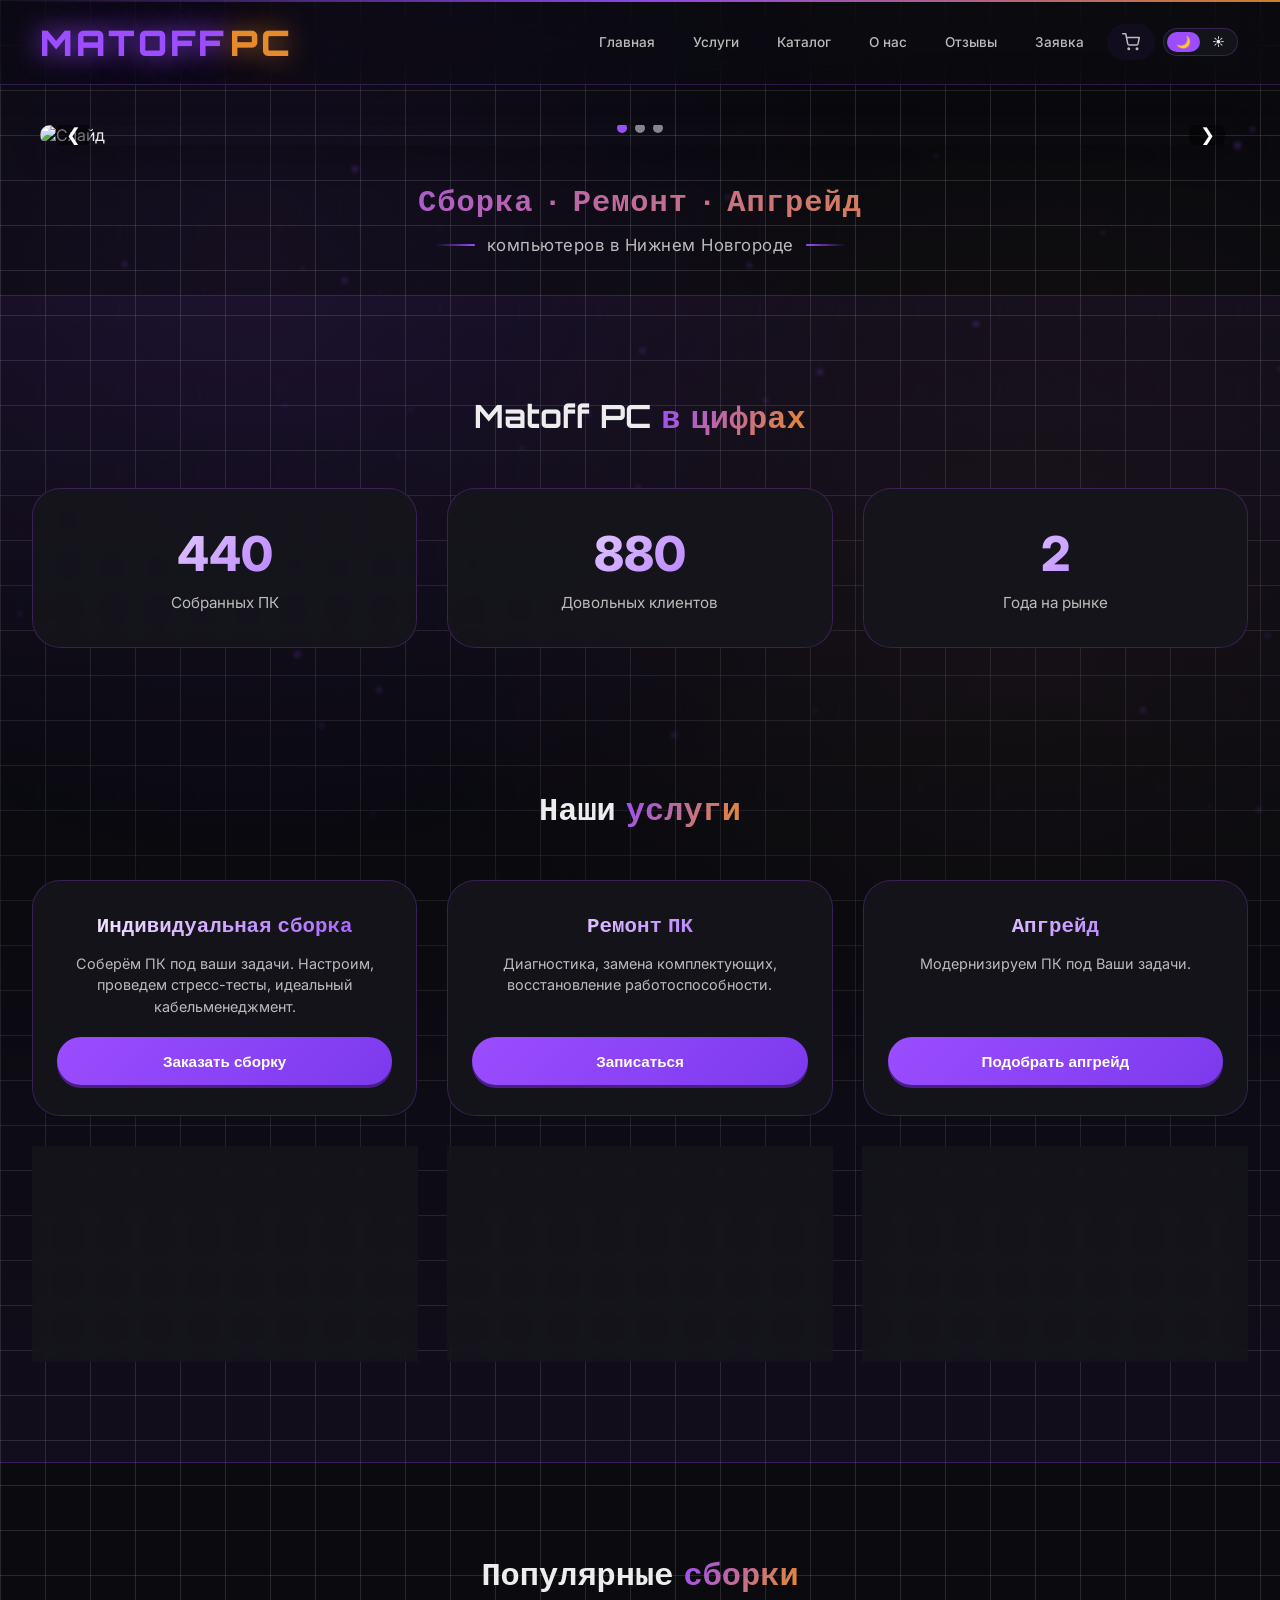
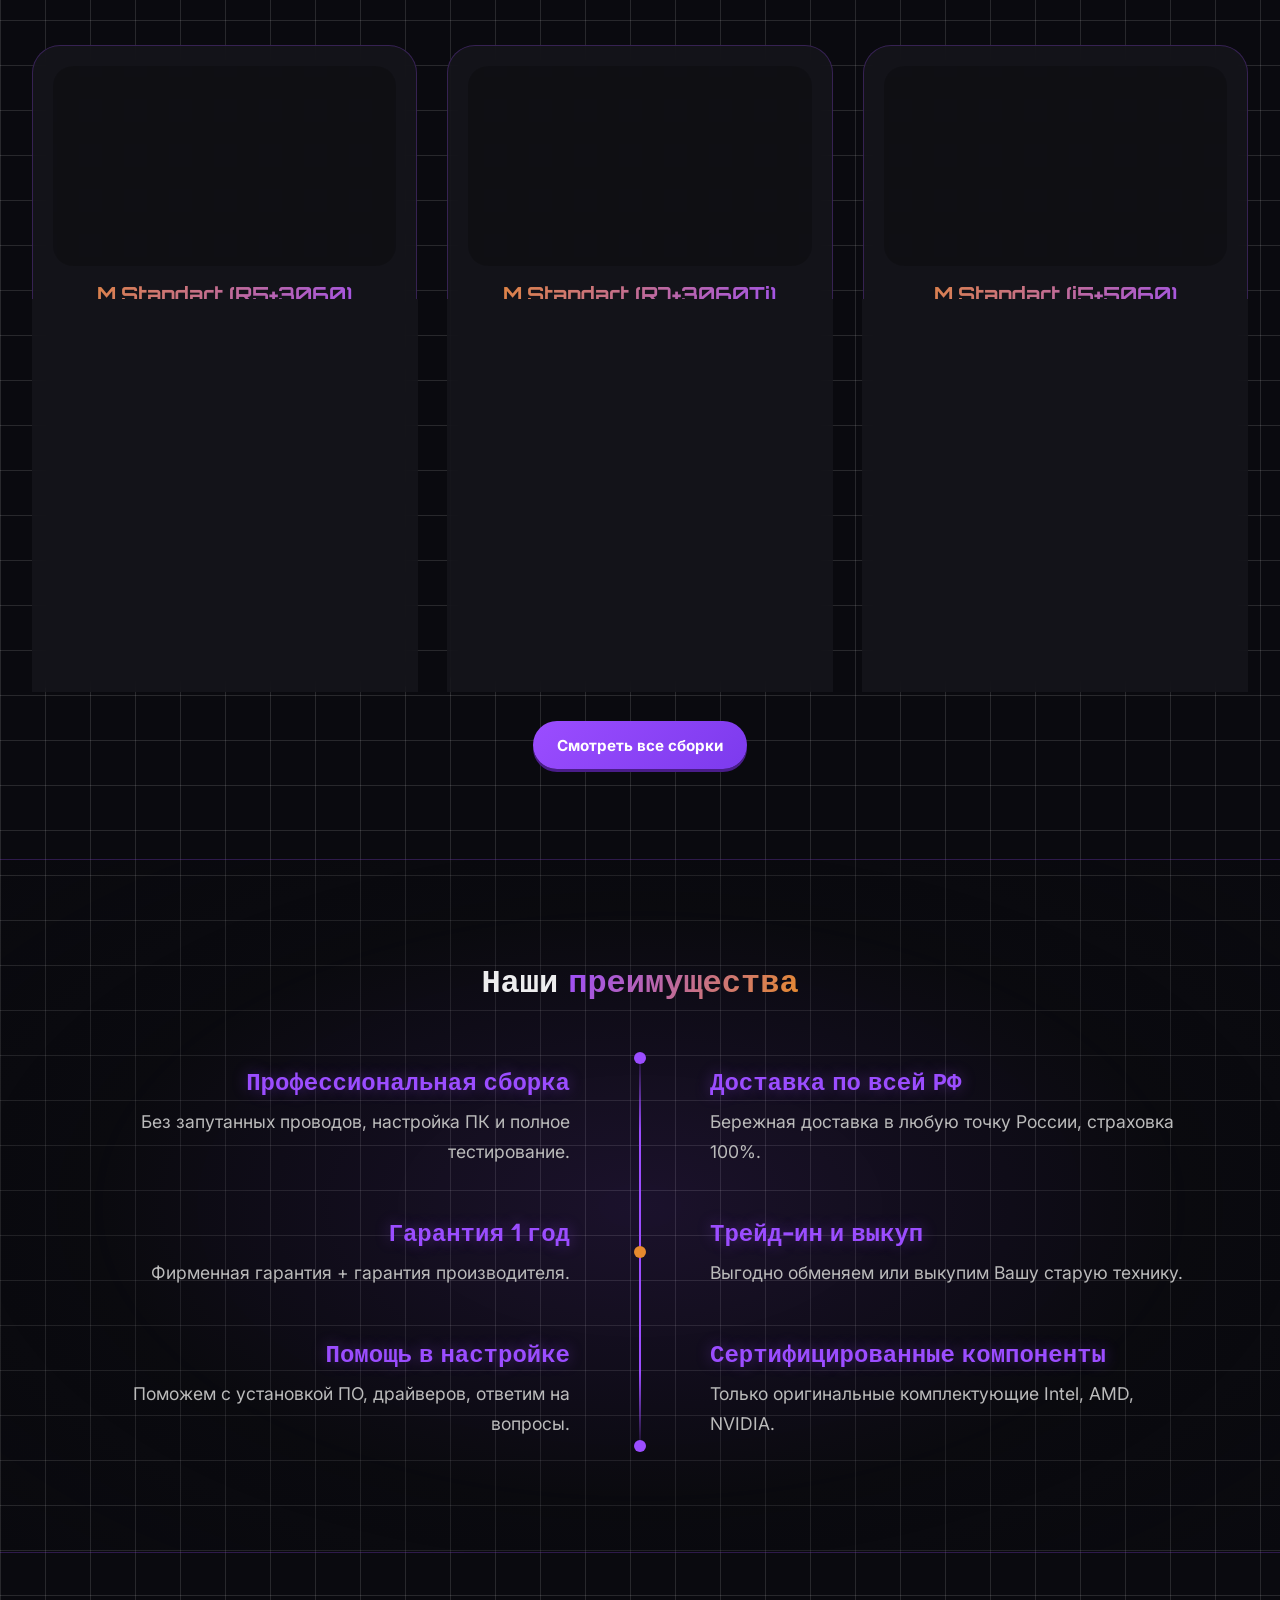
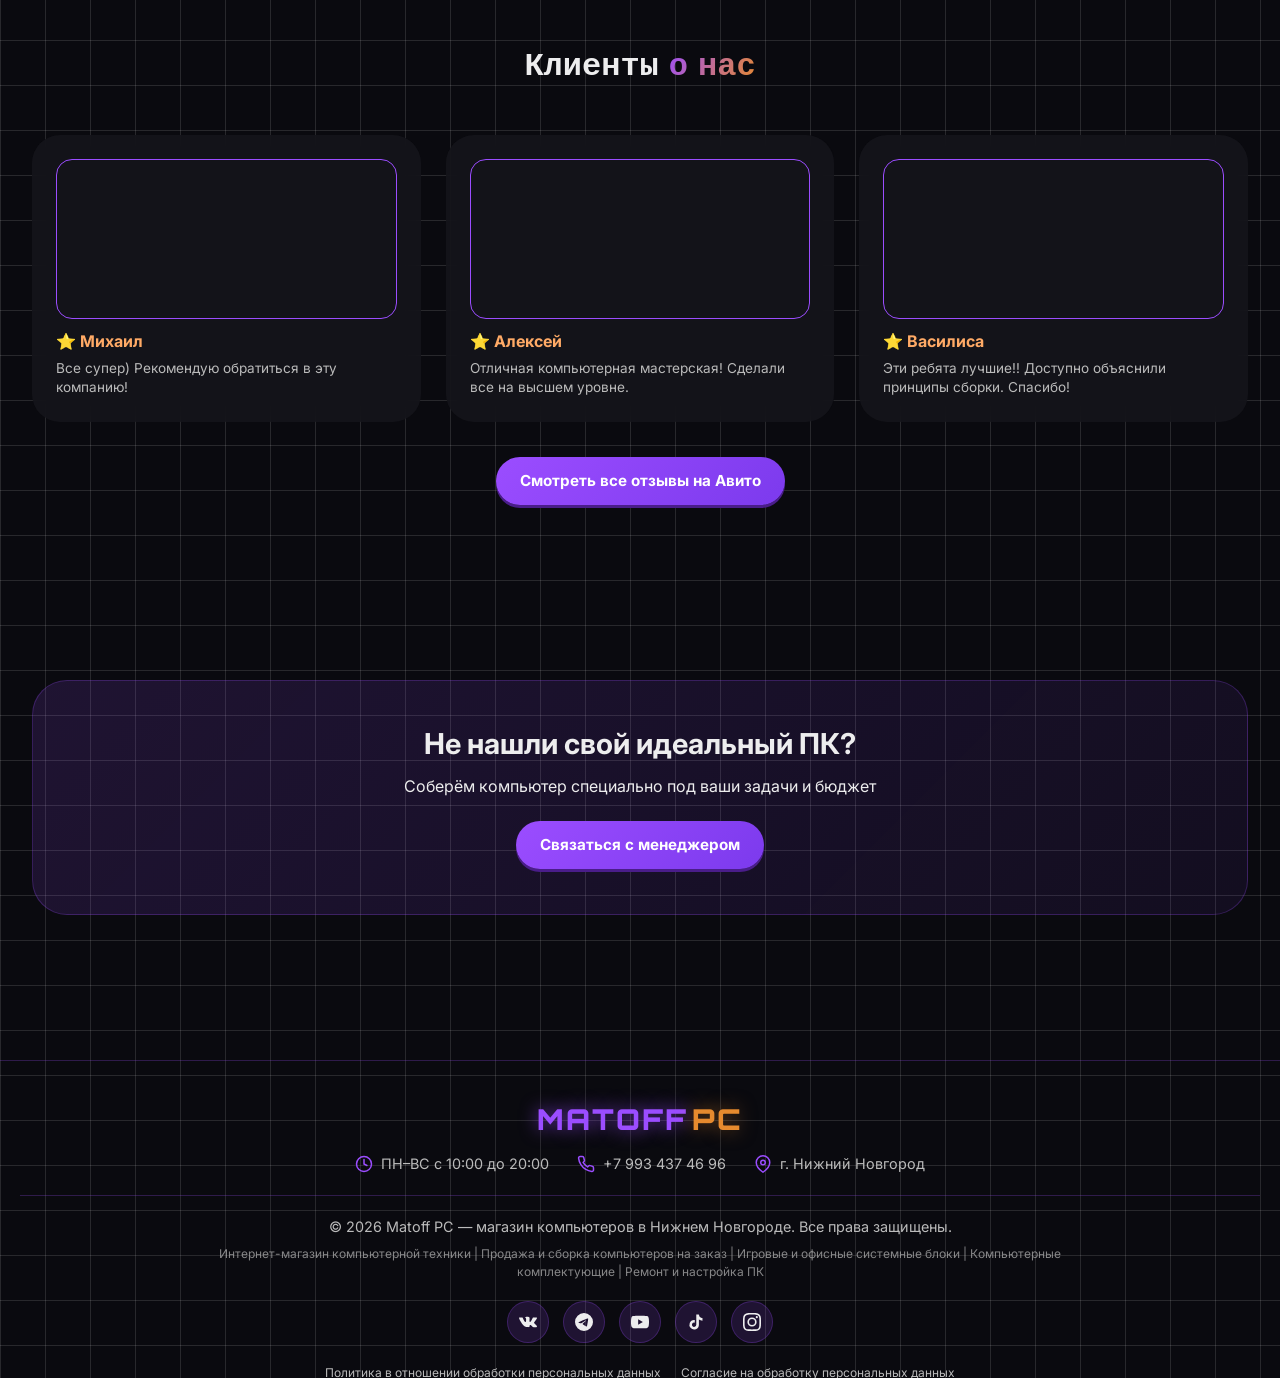
<file: index.html>
<!DOCTYPE html>
<html lang="ru">
<head>
    <meta charset="UTF-8">
    <link rel="canonical" href="https://matoffpc.ru/">
    <link rel="icon" type="image/png" href="favicon.png">
    <meta name="viewport" content="width=device-width, initial-scale=1.0, user-scalable=yes">
    <title>Matoff PC | Сборка и ремонт компьютеров в Нижнем Новгороде</title>
    <meta name="description" content="Профессиональная сборка и ремонт компьютеров в Нижнем Новгороде. Индивидуальные ПК под любые задачи. Гарантия 1 год.">
    <link href="https://fonts.googleapis.com/css2?family=Inter:wght@300;400;500;600;700;800&family=Orbitron:wght@400;500;600;700;800;900&display=swap" rel="stylesheet">
    <link rel="stylesheet" href="common.css">
    <script src="metrika.js"></script>
</head>
<body>
<div class="animated-bg"><div class="hex-grid"></div><div class="particles" id="particles"></div></div>
<div id="promoBar" class="promo-bar" style="display: none;"><div class="container"><div class="promo-content"><span class="promo-text" id="promoText"></span><span class="promo-timer" id="promoTimer"></span><button class="promo-close" id="promoClose">✕</button></div></div></div>

<header class="header">
    <div class="container">
        <button class="burger-btn" id="burgerBtn" aria-label="Меню">
            <span></span><span></span><span></span>
        </button>
        <div class="logo"><a href="index.html"><span class="logo-matoff">MATOFF</span><span class="logo-pc"> PC</span></a></div>
        <button class="header-cta" id="managerHeaderBtn">Связаться</button>
        <div class="nav">
            <a href="index.html">Главная</a>
            <a href="services.html">Услуги</a>
            <a href="builds.html">Каталог</a>
            <a href="about.html">О нас</a>
            <a href="reviews.html">Отзывы</a>
            <a href="contacts.html">Заявка</a>
            <a href="cart.html" class="cart-link">
    <svg viewBox="0 0 24 24" width="18" height="18" fill="none" stroke="currentColor" stroke-width="2" stroke-linecap="round" stroke-linejoin="round"><circle cx="9" cy="21" r="1"/><circle cx="20" cy="21" r="1"/><path d="M1 1h4l2.68 13.39a2 2 0 0 0 2 1.61h9.72a2 2 0 0 0 2-1.61L23 6H6"/></svg>
    <span id="headerCartCount" class="cart-count">0</span>
</a>
            <div class="theme-toggle" id="themeToggle"><span class="active" data-theme="dark">🌙</span><span data-theme="light">☀️</span></div>
        </div>
    </div>
</header>

<main>
    <section class="hero" style="padding: 40px 0 20px 0;">
        <div class="container">
            <div class="hero-slider" id="heroSlider">
                <div class="slider-container">
                    <div class="slider-track" id="sliderTrack"></div>
                    <button class="slider-btn slider-prev" id="sliderPrev">❮</button>
                    <button class="slider-btn slider-next" id="sliderNext">❯</button>
                    <div class="slider-dots" id="sliderDots"></div>
                </div>
            </div>
            <div class="hero-text">
                <div class="slogan-main">Сборка · Ремонт · Апгрейд</div>
                <div class="slogan-sub">компьютеров в Нижнем Новгороде</div>
            </div>
        </div>
    </section>

    <!-- ЗОНА 1: ЦИФРЫ + УСЛУГИ -->
    <div class="zone zone-dark">
        <section id="counters">
            <div class="container">
                <h2 class="section-title fade-up">Matoff PC <span>в цифрах</span></h2>
                <div class="counters-grid" id="countersContainer"></div>
            </div>
        </section>
        <section id="services">
            <div class="container">
                <h2 class="section-title fade-up">Наши <span>услуги</span></h2>
                <div id="servicesContainer" class="services-grid"></div>
            </div>
        </section>
    </div>

    <!-- ЗОНА 2: ПОПУЛЯРНЫЕ СБОРКИ -->
    <section id="builds-preview">
        <div class="container">
            <h2 class="section-title fade-up">Популярные <span>сборки</span></h2>
            <div id="homeBuildsContainer" class="builds-grid"></div>
            <div style="text-align: center; margin-top: 30px;">
                <a href="builds.html" class="btn">Смотреть все сборки</a>
            </div>
        </div>
    </section>

    <!-- ЗОНА 3: ПРЕИМУЩЕСТВА -->
    <div class="zone zone-accent">
        <section id="advantages">
            <div class="container">
                <h2 class="section-title fade-up">Наши <span>преимущества</span></h2>
                <div class="advantages-split">
                    <div class="advantages-col" id="advantagesLeft"></div>
                    <div class="advantages-center-line">
                        <div class="adv-line-dot"></div>
                        <div class="adv-line-dot"></div>
                        <div class="adv-line-dot"></div>
                    </div>
                    <div class="advantages-col" id="advantagesRight"></div>
                </div>
            </div>
        </section>
    </div>

    <!-- ЗОНА 4: ОТЗЫВЫ -->
    <section id="reviews">
        <div class="container">
            <h2 class="section-title fade-up">Клиенты <span>о нас</span></h2>
            <div id="reviewsContainer" class="reviews-grid"></div>
            <div class="avito-link">
                <a href="https://www.avito.ru/brands/i175782584/all?sellerId=87fa06f4eb5b06a0808aab70387c951e" target="_blank" class="btn">Смотреть все отзывы на Авито</a>
            </div>
        </div>
    </section>

    <section id="notFound">
        <div class="container">
            <div class="not-found-block fade-up">
                <h3>Не нашли свой идеальный ПК?</h3>
                <p>Соберём компьютер специально под ваши задачи и бюджет</p>
                <a href="contacts.html" class="btn">Связаться с менеджером</a>
            </div>
        </div>
    </section>
</main>

<footer>
    <!-- Лого + контакты -->
    <div class="footer-top">
        <div class="footer-logo">
            <a href="index.html"><span class="logo-matoff">MATOFF</span><span class="logo-pc"> PC</span></a>
        </div>
        <div class="footer-contacts">
            <div class="footer-contact-item">
                <svg viewBox="0 0 24 24" width="18" height="18" fill="none" stroke="currentColor" stroke-width="2" stroke-linecap="round" stroke-linejoin="round"><circle cx="12" cy="12" r="10"/><polyline points="12 6 12 12 16 14"/></svg>
                <span>ПН–ВС с 10:00 до 20:00</span>
            </div>
            <div class="footer-contact-item">
                <svg viewBox="0 0 24 24" width="18" height="18" fill="none" stroke="currentColor" stroke-width="2" stroke-linecap="round" stroke-linejoin="round"><path d="M22 16.92v3a2 2 0 0 1-2.18 2 19.79 19.79 0 0 1-8.63-3.07 19.5 19.5 0 0 1-6-6 19.79 19.79 0 0 1-3.07-8.67A2 2 0 0 1 4.11 2h3a2 2 0 0 1 2 1.72 12.84 12.84 0 0 0 .7 2.81 2 2 0 0 1-.45 2.11L8.09 9.91a16 16 0 0 0 6 6l1.27-1.27a2 2 0 0 1 2.11-.45 12.84 12.84 0 0 0 2.81.7A2 2 0 0 1 22 16.92z"/></svg>
                <a href="tel:+79934374696">+7 993 437 46 96</a>
            </div>
            <div class="footer-contact-item">
                <svg viewBox="0 0 24 24" width="18" height="18" fill="none" stroke="currentColor" stroke-width="2" stroke-linecap="round" stroke-linejoin="round"><path d="M21 10c0 7-9 13-9 13s-9-6-9-13a9 9 0 0 1 18 0z"/><circle cx="12" cy="10" r="3"/></svg>
                <span>г. Нижний Новгород</span>
            </div>
        </div>
    </div>

    <div class="footer-copy">© 2026 Matoff PC — магазин компьютеров в Нижнем Новгороде. Все права защищены.</div>
    <div class="footer-desc">Интернет-магазин компьютерной техники | Продажа и сборка компьютеров на заказ | Игровые и офисные системные блоки | Компьютерные комплектующие | Ремонт и настройка ПК</div>
    <div class="footer-socials" id="footerSocials"></div>
    <div class="footer-legal">
        <a href="privacy.html">Политика в отношении обработки персональных данных</a>
        <a href="consent.html">Согласие на обработку персональных данных</a>
    </div>
</footer>

<button class="scroll-top" id="scrollTopBtn">↑</button>

<div id="socialModal" class="modal">
    <div class="modal-content">
        <h3>Связаться с нами</h3>
        <div class="modal-socials" id="modalSocials"></div>
        <form id="quickRequestForm" style="text-align:left;">
            <input type="text" id="quickName" placeholder="Ваше имя" required style="width:100%;padding:12px 16px;margin-bottom:12px;background:var(--input-bg);border:1px solid var(--border-color);color:var(--text-primary);border-radius:20px;font-size:0.9rem;">
            <input type="tel" id="quickPhone" placeholder="Номер телефона" required style="width:100%;padding:12px 16px;margin-bottom:12px;background:var(--input-bg);border:1px solid var(--border-color);color:var(--text-primary);border-radius:20px;font-size:0.9rem;">
            <textarea id="quickComment" placeholder="Что вас интересует?" rows="2" style="width:100%;padding:12px 16px;margin-bottom:12px;background:var(--input-bg);border:1px solid var(--border-color);color:var(--text-primary);border-radius:20px;font-size:0.9rem;"></textarea>
            <button type="submit" class="btn" style="width:100%;">Отправить заявку</button>
        </form>
        <button id="closeModal" class="modal-close-btn" style="margin-top:12px;">Закрыть</button>
    </div>
</div>

<nav class="mobile-bottom-nav">
    <a href="index.html" data-page="index.html">
        <svg viewBox="0 0 24 24"><path d="M3 9l9-7 9 7v11a2 2 0 0 1-2 2H5a2 2 0 0 1-2-2z"/><polyline points="9 22 9 12 15 12 15 22"/></svg>
        <span class="mbn-label">Главная</span>
    </a>
    <a href="builds.html" data-page="builds.html">
        <svg viewBox="0 0 24 24"><rect x="2" y="3" width="20" height="14" rx="2"/><line x1="8" y1="21" x2="16" y2="21"/><line x1="12" y1="17" x2="12" y2="21"/></svg>
        <span class="mbn-label">Каталог</span>
    </a>
    <a href="contacts.html" data-page="contacts.html">
        <svg viewBox="0 0 24 24"><path d="M21 15a2 2 0 0 1-2 2H7l-4 4V5a2 2 0 0 1 2-2h14a2 2 0 0 1 2 2z"/></svg>
        <span class="mbn-label">Заявка</span>
    </a>
    <a href="cart.html" data-page="cart.html">
        <svg viewBox="0 0 24 24"><circle cx="9" cy="21" r="1"/><circle cx="20" cy="21" r="1"/><path d="M1 1h4l2.68 13.39a2 2 0 0 0 2 1.61h9.72a2 2 0 0 0 2-1.61L23 6H6"/></svg>
        <span class="mbn-label">Корзина</span>
        <span id="mobileCartCount" class="mbn-count" style="display:none;">0</span>
    </a>
</nav>

<script src="common.js"></script>
<script>
document.addEventListener('DOMContentLoaded', async () => {
    const data = await loadData();
    if (data) {
        renderCounters(); renderServices(); renderHomeBuilds(); renderAdvantagesSplit(); renderReviews();
        renderPromo(); startPromoRotation(); initSlider(); renderManagerModal();
        setTimeout(() => checkVisibility(), 100);
    }
});

/* ===== ПРЕИМУЩЕСТВА — ДВЕ КОЛОНКИ ===== */
function renderAdvantagesSplit() {
    const leftCol = document.getElementById('advantagesLeft');
    const rightCol = document.getElementById('advantagesRight');
    if (!leftCol || !rightCol || !siteData.advantages) return;

    const items = siteData.advantages;
    const mid = Math.ceil(items.length / 2);

    const buildCard = (a) => `
        <div class="adv-card">
            <div class="adv-card-title">${a.name}</div>
            <div class="adv-card-desc">${a.desc}</div>
        </div>`;

    leftCol.innerHTML = items.slice(0, mid).map(buildCard).join('');
    rightCol.innerHTML = items.slice(mid).map(buildCard).join('');
}
</script>
</body>
</html>
</file>
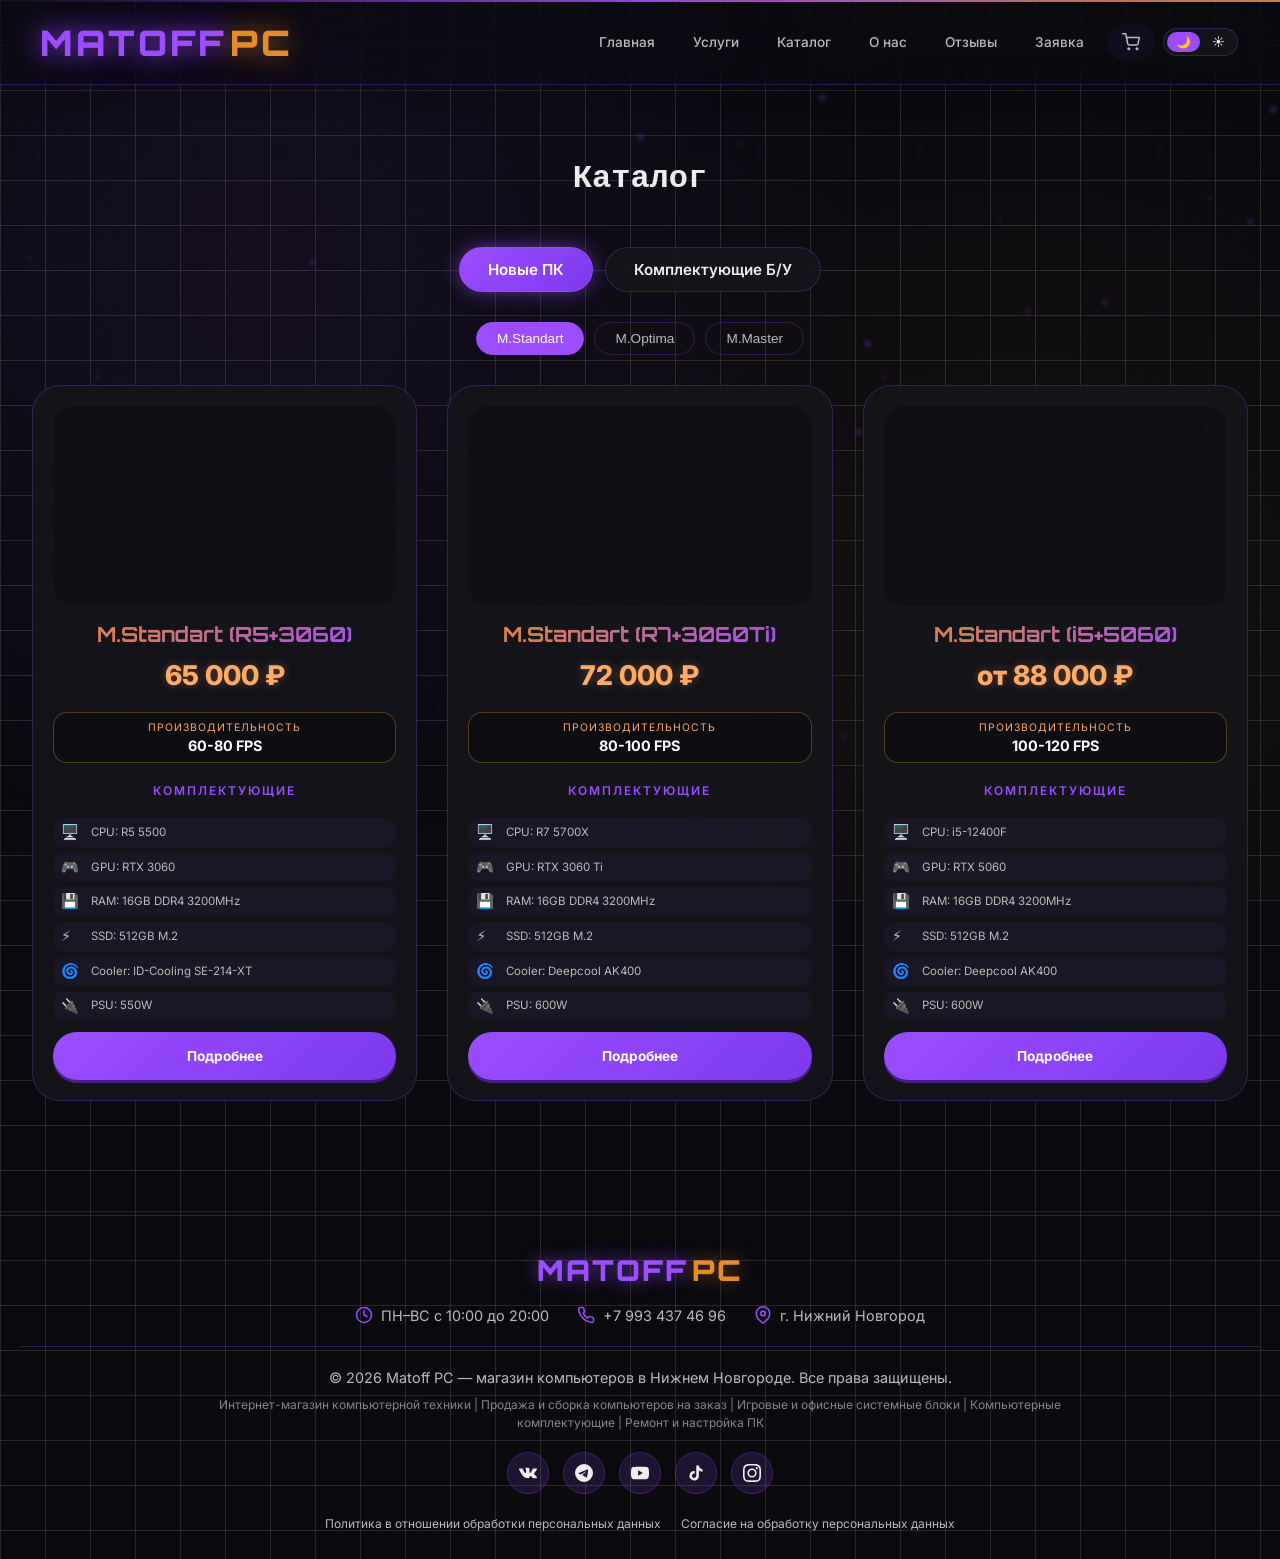
<file: builds.html>
<!DOCTYPE html>
<html lang="ru">
<head>
    <meta charset="UTF-8">
    <link rel="canonical" href="https://matoffpc.ru/builds.html">
    <link rel="icon" type="image/png" href="favicon.png">
    <meta name="viewport" content="width=device-width, initial-scale=1.0, user-scalable=yes">
    <title>Каталог | Matoff PC</title>
    <meta name="description" content="Каталог Matoff PC: новые сборки ПК и Б/У комплектующие.">
    <link href="https://fonts.googleapis.com/css2?family=Inter:wght@300;400;500;600;700;800&family=Orbitron:wght@400;500;600;700;800;900&display=swap" rel="stylesheet">
    <link rel="stylesheet" href="common.css">
    <script src="metrika.js"></script>
</head>
<body>
<div class="animated-bg"><div class="hex-grid"></div><div class="particles" id="particles"></div></div>
<div id="promoBar" class="promo-bar" style="display: none;"><div class="container"><div class="promo-content"><span class="promo-text" id="promoText"></span><span class="promo-timer" id="promoTimer"></span><button class="promo-close" id="promoClose">✕</button></div></div></div>

<header class="header">
    <div class="container">
        <button class="burger-btn" id="burgerBtn" aria-label="Меню">
            <span></span><span></span><span></span>
        </button>
        <div class="logo"><a href="index.html"><span class="logo-matoff">MATOFF</span><span class="logo-pc"> PC</span></a></div>
        <button class="header-cta" id="managerHeaderBtn">Связаться</button>
        <div class="nav">
            <a href="index.html">Главная</a>
            <a href="services.html">Услуги</a>
            <a href="builds.html">Каталог</a>
            <a href="about.html">О нас</a>
            <a href="reviews.html">Отзывы</a>
            <a href="contacts.html">Заявка</a>
           <a href="cart.html" class="cart-link">
    <svg viewBox="0 0 24 24" width="18" height="18" fill="none" stroke="currentColor" stroke-width="2" stroke-linecap="round" stroke-linejoin="round"><circle cx="9" cy="21" r="1"/><circle cx="20" cy="21" r="1"/><path d="M1 1h4l2.68 13.39a2 2 0 0 0 2 1.61h9.72a2 2 0 0 0 2-1.61L23 6H6"/></svg>
    <span id="headerCartCount" class="cart-count">0</span>
</a>
            <div class="theme-toggle" id="themeToggle"><span class="active" data-theme="dark">🌙</span><span data-theme="light">☀️</span></div>
        </div>
    </div>
</header>

<main>
    <section id="catalog">
        <div class="container">
            <h1 class="section-title fade-up">Каталог</h1>

            <div class="catalog-tabs">
                <button class="catalog-tab active" data-view="new">Новые ПК</button>
                <button class="catalog-tab" data-view="components">Комплектующие Б/У</button>
            </div>

            <div id="newBuildsView">
                <div class="catalog-subtabs">
                    <button class="catalog-subtab active" data-line="Standart">M.Standart</button>
                    <button class="catalog-subtab" data-line="Optima">M.Optima</button>
                    <button class="catalog-subtab" data-line="Master">M.Master</button>
                </div>
                <div id="catalogContainer" class="builds-grid"></div>
            </div>

            <div id="componentsView" style="display:none;">
                <div class="component-filters" id="componentFilters">
                    <button class="filter-btn active" data-category="all">Все</button>
                    <button class="filter-btn" data-category="gpu">Видеокарты</button>
                    <button class="filter-btn" data-category="cpu">Процессоры</button>
                    <button class="filter-btn" data-category="ram">Оперативная память</button>
                    <button class="filter-btn" data-category="ssd">SSD</button>
                    <button class="filter-btn" data-category="motherboard">Материнские платы</button>
                    <button class="filter-btn" data-category="psu">Блоки питания</button>
                    <button class="filter-btn" data-category="cooler">Охлаждение</button>
                    <button class="filter-btn" data-category="case">Корпуса</button>
                </div>
                <div id="componentsContainer" class="components-grid"></div>
            </div>
        </div>
    </section>
</main>

<footer>
    <!-- Лого + контакты -->
    <div class="footer-top">
        <div class="footer-logo">
            <a href="index.html"><span class="logo-matoff">MATOFF</span><span class="logo-pc"> PC</span></a>
        </div>
        <div class="footer-contacts">
            <div class="footer-contact-item">
                <svg viewBox="0 0 24 24" width="18" height="18" fill="none" stroke="currentColor" stroke-width="2" stroke-linecap="round" stroke-linejoin="round"><circle cx="12" cy="12" r="10"/><polyline points="12 6 12 12 16 14"/></svg>
                <span>ПН–ВС с 10:00 до 20:00</span>
            </div>
            <div class="footer-contact-item">
                <svg viewBox="0 0 24 24" width="18" height="18" fill="none" stroke="currentColor" stroke-width="2" stroke-linecap="round" stroke-linejoin="round"><path d="M22 16.92v3a2 2 0 0 1-2.18 2 19.79 19.79 0 0 1-8.63-3.07 19.5 19.5 0 0 1-6-6 19.79 19.79 0 0 1-3.07-8.67A2 2 0 0 1 4.11 2h3a2 2 0 0 1 2 1.72 12.84 12.84 0 0 0 .7 2.81 2 2 0 0 1-.45 2.11L8.09 9.91a16 16 0 0 0 6 6l1.27-1.27a2 2 0 0 1 2.11-.45 12.84 12.84 0 0 0 2.81.7A2 2 0 0 1 22 16.92z"/></svg>
                <a href="tel:+79934374696">+7 993 437 46 96</a>
            </div>
            <div class="footer-contact-item">
                <svg viewBox="0 0 24 24" width="18" height="18" fill="none" stroke="currentColor" stroke-width="2" stroke-linecap="round" stroke-linejoin="round"><path d="M21 10c0 7-9 13-9 13s-9-6-9-13a9 9 0 0 1 18 0z"/><circle cx="12" cy="10" r="3"/></svg>
                <span>г. Нижний Новгород</span>
            </div>
        </div>
    </div>

    <div class="footer-copy">© 2026 Matoff PC — магазин компьютеров в Нижнем Новгороде. Все права защищены.</div>
    <div class="footer-desc">Интернет-магазин компьютерной техники | Продажа и сборка компьютеров на заказ | Игровые и офисные системные блоки | Компьютерные комплектующие | Ремонт и настройка ПК</div>
    <div class="footer-socials" id="footerSocials"></div>
    <div class="footer-legal">
        <a href="privacy.html">Политика в отношении обработки персональных данных</a>
        <a href="consent.html">Согласие на обработку персональных данных</a>
    </div>
</footer>

<button class="scroll-top" id="scrollTopBtn">↑</button>

<div id="socialModal" class="modal">
    <div class="modal-content">
        <h3>Связаться с нами</h3>
        <div class="modal-socials" id="modalSocials"></div>
        <form id="quickRequestForm" style="text-align:left;">
            <input type="text" id="quickName" placeholder="Ваше имя" required style="width:100%;padding:12px 16px;margin-bottom:12px;background:var(--input-bg);border:1px solid var(--border-color);color:var(--text-primary);border-radius:20px;font-size:0.9rem;">
            <input type="tel" id="quickPhone" placeholder="Номер телефона" required style="width:100%;padding:12px 16px;margin-bottom:12px;background:var(--input-bg);border:1px solid var(--border-color);color:var(--text-primary);border-radius:20px;font-size:0.9rem;">
            <textarea id="quickComment" placeholder="Что вас интересует?" rows="2" style="width:100%;padding:12px 16px;margin-bottom:12px;background:var(--input-bg);border:1px solid var(--border-color);color:var(--text-primary);border-radius:20px;font-size:0.9rem;"></textarea>
            <button type="submit" class="btn" style="width:100%;">Отправить заявку</button>
        </form>
        <button id="closeModal" class="modal-close-btn" style="margin-top:12px;">Закрыть</button>
    </div>
</div>

<nav class="mobile-bottom-nav">
    <a href="index.html" data-page="index.html">
        <svg viewBox="0 0 24 24"><path d="M3 9l9-7 9 7v11a2 2 0 0 1-2 2H5a2 2 0 0 1-2-2z"/><polyline points="9 22 9 12 15 12 15 22"/></svg>
        <span class="mbn-label">Главная</span>
    </a>
    <a href="builds.html" data-page="builds.html">
        <svg viewBox="0 0 24 24"><rect x="2" y="3" width="20" height="14" rx="2"/><line x1="8" y1="21" x2="16" y2="21"/><line x1="12" y1="17" x2="12" y2="21"/></svg>
        <span class="mbn-label">Каталог</span>
    </a>
    <a href="contacts.html" data-page="contacts.html">
        <svg viewBox="0 0 24 24"><path d="M21 15a2 2 0 0 1-2 2H7l-4 4V5a2 2 0 0 1 2-2h14a2 2 0 0 1 2 2z"/></svg>
        <span class="mbn-label">Заявка</span>
    </a>
    <a href="cart.html" data-page="cart.html">
        <svg viewBox="0 0 24 24"><circle cx="9" cy="21" r="1"/><circle cx="20" cy="21" r="1"/><path d="M1 1h4l2.68 13.39a2 2 0 0 0 2 1.61h9.72a2 2 0 0 0 2-1.61L23 6H6"/></svg>
        <span class="mbn-label">Корзина</span>
        <span id="mobileCartCount" class="mbn-count" style="display:none;">0</span>
    </a>
</nav>

<script src="common.js"></script>
<script>
let currentLine = 'Standart';

function renderNewBuilds() {
    const container = document.getElementById('catalogContainer');
    if (!container || !siteData.builds) return;
    const filtered = siteData.builds.filter(b => b.name.includes(currentLine));
    if (filtered.length === 0) {
        container.innerHTML = '<p style="text-align:center;color:var(--text-secondary);">Сборки этой линейки скоро появятся</p>';
        return;
    }
    container.innerHTML = filtered.map((b) => {
        const globalIdx = siteData.builds.indexOf(b);
        return `
        <div class="build-card">
            <div class="pc-image-container" onclick="window.location.href='pc.html?id=${globalIdx}'" style="cursor:pointer;">
                <img class="pc-image pc-image-default" src="${b.image}" onerror="this.src='https://placehold.co/400x300/2a2a35/9b4dff?text=PC'">
                <img class="pc-image pc-image-hover" src="${b.imageHover || b.image}" onerror="this.src='https://placehold.co/400x300/2a2a35/9b4dff?text=PC'">
            </div>
            <h3 onclick="window.location.href='pc.html?id=${globalIdx}'" style="cursor:pointer;">${b.name}</h3>
            <div class="price">${b.priceText}</div>
            <div class="fps-block"><div class="fps-title">ПРОИЗВОДИТЕЛЬНОСТЬ</div><div class="fps-value">${b.fps || "100+ FPS"}</div></div>
            <div class="specs-title">КОМПЛЕКТУЮЩИЕ</div>
            <div class="specs-two-columns">${b.specs.map(sp => `<div class="spec-item"><span class="spec-icon">${getSpecIcon(sp)}</span><span>${sp}</span></div>`).join('')}</div>
            <a href="pc.html?id=${globalIdx}" class="btn btn-buy">Подробнее</a>
        </div>`;
    }).join('');
}

function renderComponentsGrid() {
    const container = document.getElementById('componentsContainer');
    if (!container || !siteData.components) return;
    const activeFilter = document.querySelector('#componentFilters .filter-btn.active')?.dataset.category || 'all';
    let filtered = [...siteData.components];
    if (activeFilter !== 'all') filtered = filtered.filter(c => c.category === activeFilter);
    if (filtered.length === 0) {
        container.innerHTML = '<p style="text-align:center;color:var(--text-secondary);padding:40px;">Нет товаров в этой категории</p>';
        return;
    }
    container.innerHTML = filtered.map(c => `
        <div class="component-card">
            <img class="component-image" src="${c.image}" onerror="this.src='https://placehold.co/300x200/2a2a35/9b4dff?text=${encodeURIComponent(c.name)}'">
            <h3>${c.name}</h3>
            <div class="component-price">${c.priceText}</div>
            <div class="component-desc">${c.description||''}</div>
            <button class="btn" onclick='addToCart(${JSON.stringify({id:c.id,name:c.name,price:c.price,priceText:c.priceText,image:c.image}).replace(/'/g,"&#39;")})'>В корзину</button>
        </div>`).join('');
}

document.addEventListener('DOMContentLoaded', async () => {
    const data = await loadData();
    if (!data) return;

    renderNewBuilds();
    renderComponentsGrid();
    renderPromo(); startPromoRotation(); renderManagerModal();

    document.querySelectorAll('.catalog-tab').forEach(tab => {
        tab.onclick = function() {
            document.querySelectorAll('.catalog-tab').forEach(t => t.classList.remove('active'));
            this.classList.add('active');
            const view = this.dataset.view;
            document.getElementById('newBuildsView').style.display = view === 'new' ? 'block' : 'none';
            document.getElementById('componentsView').style.display = view === 'components' ? 'block' : 'none';
        };
    });

    document.querySelectorAll('.catalog-subtab').forEach(tab => {
        tab.onclick = function() {
            document.querySelectorAll('.catalog-subtab').forEach(t => t.classList.remove('active'));
            this.classList.add('active');
            currentLine = this.dataset.line;
            renderNewBuilds();
        };
    });

    document.querySelectorAll('#componentFilters .filter-btn').forEach(btn => {
        btn.onclick = function() {
            document.querySelectorAll('#componentFilters .filter-btn').forEach(b => b.classList.remove('active'));
            this.classList.add('active');
            renderComponentsGrid();
        };
    });

    setTimeout(() => checkVisibility(), 100);
});
</script>
</body>
</html>
</file>
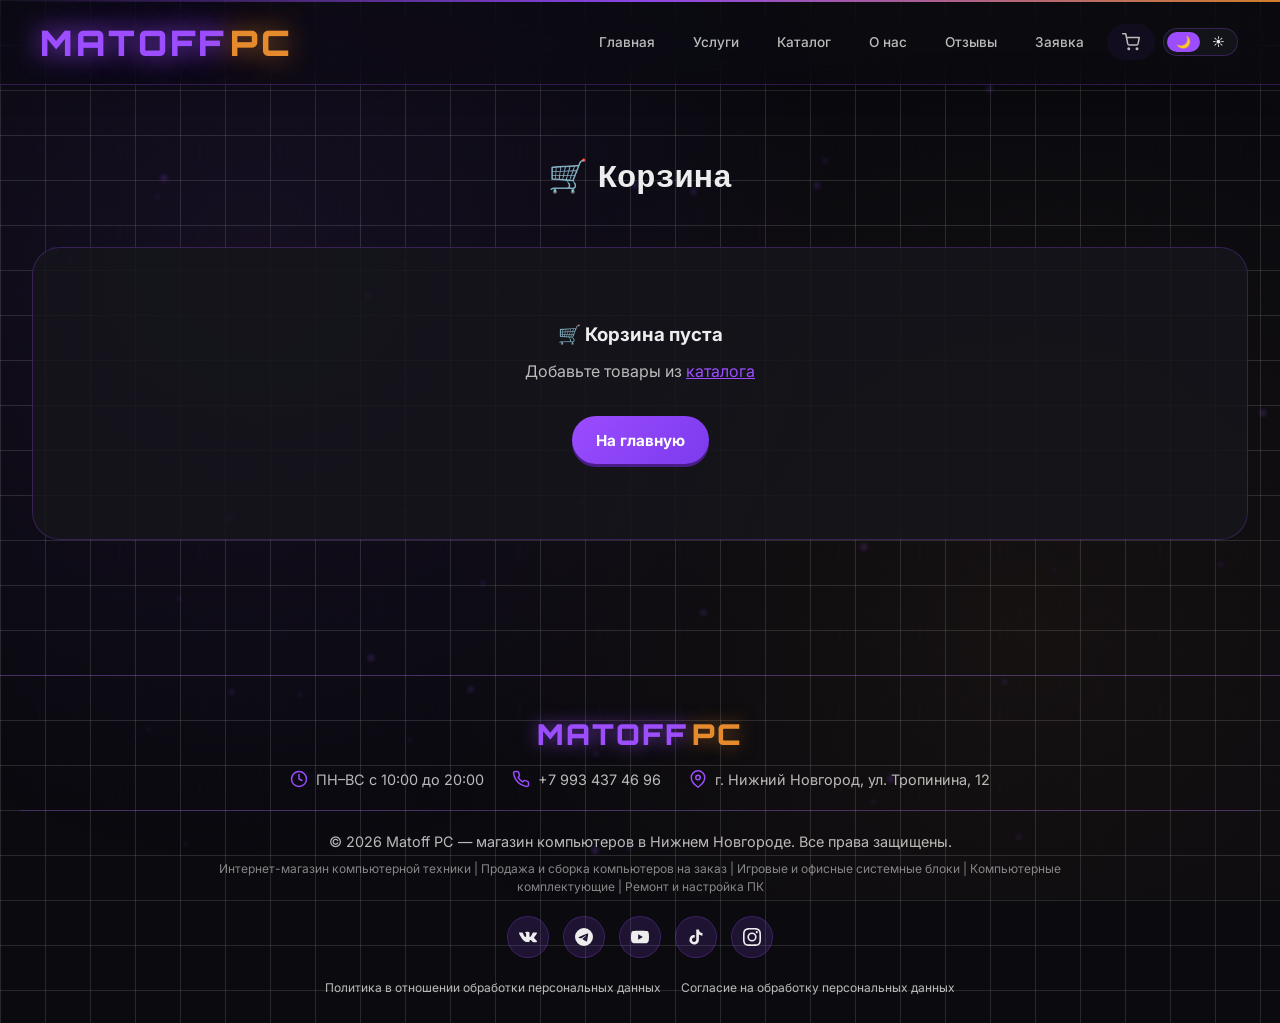
<file: cart.html>
<!DOCTYPE html>
<html lang="ru">
<head>
    <meta charset="UTF-8">
    <meta name="robots" content="noindex, nofollow">
    <link rel="icon" type="image/png" href="favicon.png">
    <meta name="viewport" content="width=device-width, initial-scale=1.0, user-scalable=yes">
    <title>Корзина | Matoff PC</title>
    <link href="https://fonts.googleapis.com/css2?family=Inter:wght@300;400;500;600;700;800&family=Orbitron:wght@400;500;600;700;800;900&display=swap" rel="stylesheet">
    <link rel="stylesheet" href="common.css">
    <script src="metrika.js"></script>
</head>
<body>
<div class="animated-bg"><div class="hex-grid"></div><div class="particles" id="particles"></div></div>
<div id="promoBar" class="promo-bar" style="display: none;"><div class="container"><div class="promo-content"><span class="promo-text" id="promoText"></span><span class="promo-timer" id="promoTimer"></span><button class="promo-close" id="promoClose">✕</button></div></div></div>

<header class="header">
    <div class="container">
        <button class="burger-btn" id="burgerBtn" aria-label="Меню">
            <span></span><span></span><span></span>
        </button>
        <div class="logo"><a href="index.html"><span class="logo-matoff">MATOFF</span><span class="logo-pc"> PC</span></a></div>
        <button class="header-cta" id="managerHeaderBtn">Связаться</button>
        <div class="nav">
            <a href="index.html">Главная</a>
            <a href="services.html">Услуги</a>
            <a href="builds.html">Каталог</a>
            <a href="about.html">О нас</a>
            <a href="reviews.html">Отзывы</a>
            <a href="contacts.html">Заявка</a>
            <a href="cart.html" class="cart-link">
    <svg viewBox="0 0 24 24" width="18" height="18" fill="none" stroke="currentColor" stroke-width="2" stroke-linecap="round" stroke-linejoin="round"><circle cx="9" cy="21" r="1"/><circle cx="20" cy="21" r="1"/><path d="M1 1h4l2.68 13.39a2 2 0 0 0 2 1.61h9.72a2 2 0 0 0 2-1.61L23 6H6"/></svg>
    <span id="headerCartCount" class="cart-count">0</span>
</a>
            <div class="theme-toggle" id="themeToggle"><span class="active" data-theme="dark">🌙</span><span data-theme="light">☀️</span></div>
        </div>
    </div>
</header>

<main>
    <section>
        <div class="container">
            <h1 class="section-title">🛒 Корзина</h1>
            <div id="cartItemsContainer" class="cart-items"></div>
            <div id="orderFormContainer" style="display: none;">
                <div class="order-form">
                    <h3 style="margin-bottom:15px;font-family:'Orbitron',monospace;color:var(--accent-purple);">📋 Оформление заказа</h3>
                    <div class="form-row">
                        <input type="text" id="orderName" placeholder="Ваше имя" required>
                        <input type="tel" id="orderPhone" placeholder="Номер телефона" required>
                    </div>
                    <div class="form-row">
                        <input type="text" id="orderTg" placeholder="Telegram (@username)" required>
                        <input type="text" id="orderCity" placeholder="Город" required>
                    </div>
                    <textarea id="orderComment" rows="3" placeholder="Комментарий (необязательно)"></textarea>
                    <div class="cart-note">
                        💡 <strong>Доставка рассчитывается индивидуально.</strong><br>
                        После оформления заявки менеджер свяжется с вами, уточнит адрес и рассчитает точную стоимость доставки.
                    </div>
                    <div class="total-price">Сумма товаров: <span id="cartTotalDisplay">0</span> ₽</div>
                    <button id="submitOrderBtn" class="btn" style="width: 100%; margin-top: 20px;">✅ Оформить заявку</button>
                </div>
            </div>
        </div>
    </section>
</main>

<footer>
    <!-- Лого + контакты -->
    <div class="footer-top">
        <div class="footer-logo">
            <a href="index.html"><span class="logo-matoff">MATOFF</span><span class="logo-pc"> PC</span></a>
        </div>
        <div class="footer-contacts">
            <div class="footer-contact-item">
                <svg viewBox="0 0 24 24" width="18" height="18" fill="none" stroke="currentColor" stroke-width="2" stroke-linecap="round" stroke-linejoin="round"><circle cx="12" cy="12" r="10"/><polyline points="12 6 12 12 16 14"/></svg>
                <span>ПН–ВС с 10:00 до 20:00</span>
            </div>
            <div class="footer-contact-item">
                <svg viewBox="0 0 24 24" width="18" height="18" fill="none" stroke="currentColor" stroke-width="2" stroke-linecap="round" stroke-linejoin="round"><path d="M22 16.92v3a2 2 0 0 1-2.18 2 19.79 19.79 0 0 1-8.63-3.07 19.5 19.5 0 0 1-6-6 19.79 19.79 0 0 1-3.07-8.67A2 2 0 0 1 4.11 2h3a2 2 0 0 1 2 1.72 12.84 12.84 0 0 0 .7 2.81 2 2 0 0 1-.45 2.11L8.09 9.91a16 16 0 0 0 6 6l1.27-1.27a2 2 0 0 1 2.11-.45 12.84 12.84 0 0 0 2.81.7A2 2 0 0 1 22 16.92z"/></svg>
                <a href="tel:+79934374696">+7 993 437 46 96</a>
            </div>
            <div class="footer-contact-item">
                <svg viewBox="0 0 24 24" width="18" height="18" fill="none" stroke="currentColor" stroke-width="2" stroke-linecap="round" stroke-linejoin="round"><path d="M21 10c0 7-9 13-9 13s-9-6-9-13a9 9 0 0 1 18 0z"/><circle cx="12" cy="10" r="3"/></svg>
                <span>г. Нижний Новгород, ул. Тропинина, 12</span>
            </div>
        </div>
    </div>

    <div class="footer-copy">© 2026 Matoff PC — магазин компьютеров в Нижнем Новгороде. Все права защищены.</div>
    <div class="footer-desc">Интернет-магазин компьютерной техники | Продажа и сборка компьютеров на заказ | Игровые и офисные системные блоки | Компьютерные комплектующие | Ремонт и настройка ПК</div>
    <div class="footer-socials" id="footerSocials"></div>
    <div class="footer-legal">
        <a href="privacy.html">Политика в отношении обработки персональных данных</a>
        <a href="consent.html">Согласие на обработку персональных данных</a>
    </div>
</footer>

<button class="scroll-top" id="scrollTopBtn">↑</button>

<div id="socialModal" class="modal">
    <div class="modal-content">
        <h3>Связаться с нами</h3>
        <div class="modal-socials" id="modalSocials"></div>
        <form id="quickRequestForm" style="text-align:left;">
            <input type="text" id="quickName" placeholder="Ваше имя" required style="width:100%;padding:12px 16px;margin-bottom:12px;background:var(--input-bg);border:1px solid var(--border-color);color:var(--text-primary);border-radius:20px;font-size:0.9rem;">
            <input type="tel" id="quickPhone" placeholder="Номер телефона" required style="width:100%;padding:12px 16px;margin-bottom:12px;background:var(--input-bg);border:1px solid var(--border-color);color:var(--text-primary);border-radius:20px;font-size:0.9rem;">
            <textarea id="quickComment" placeholder="Что вас интересует?" rows="2" style="width:100%;padding:12px 16px;margin-bottom:12px;background:var(--input-bg);border:1px solid var(--border-color);color:var(--text-primary);border-radius:20px;font-size:0.9rem;"></textarea>
            <button type="submit" class="btn" style="width:100%;">Отправить заявку</button>
        </form>
        <button id="closeModal" class="modal-close-btn" style="margin-top:12px;">Закрыть</button>
    </div>
</div>

<nav class="mobile-bottom-nav">
    <a href="index.html" data-page="index.html">
        <svg viewBox="0 0 24 24"><path d="M3 9l9-7 9 7v11a2 2 0 0 1-2 2H5a2 2 0 0 1-2-2z"/><polyline points="9 22 9 12 15 12 15 22"/></svg>
        <span class="mbn-label">Главная</span>
    </a>
    <a href="builds.html" data-page="builds.html">
        <svg viewBox="0 0 24 24"><rect x="2" y="3" width="20" height="14" rx="2"/><line x1="8" y1="21" x2="16" y2="21"/><line x1="12" y1="17" x2="12" y2="21"/></svg>
        <span class="mbn-label">Каталог</span>
    </a>
    <a href="contacts.html" data-page="contacts.html">
        <svg viewBox="0 0 24 24"><path d="M21 15a2 2 0 0 1-2 2H7l-4 4V5a2 2 0 0 1 2-2h14a2 2 0 0 1 2 2z"/></svg>
        <span class="mbn-label">Заявка</span>
    </a>
    <a href="cart.html" data-page="cart.html">
        <svg viewBox="0 0 24 24"><circle cx="9" cy="21" r="1"/><circle cx="20" cy="21" r="1"/><path d="M1 1h4l2.68 13.39a2 2 0 0 0 2 1.61h9.72a2 2 0 0 0 2-1.61L23 6H6"/></svg>
        <span class="mbn-label">Корзина</span>
        <span id="mobileCartCount" class="mbn-count" style="display:none;">0</span>
    </a>
</nav>

<script src="common.js"></script>
<script>
function getCartTotal() { return cart.reduce((sum, item) => sum + item.price * item.quantity, 0); }

function renderCartPage() {
    const container = document.getElementById('cartItemsContainer');
    const orderFormContainer = document.getElementById('orderFormContainer');
    const totalDisplay = document.getElementById('cartTotalDisplay');
    if (!container) return;
    if (cart.length === 0) {
        container.innerHTML = `<div class="empty-cart"><h3>🛒 Корзина пуста</h3><p style="margin:15px 0;color:var(--text-secondary);">Добавьте товары из <a href="builds.html" style="color:var(--accent-purple);">каталога</a></p><a href="index.html" class="btn" style="margin-top: 20px;">На главную</a></div>`;
        if (orderFormContainer) orderFormContainer.style.display = 'none';
        renderHeaderCartCount();
        if (typeof updateMobileCartCount === 'function') updateMobileCartCount();
        return;
    }
    let total = getCartTotal();
    container.innerHTML = cart.map(item => `
        <div class="cart-item" data-id="${item.id}">
            <img class="cart-item-img" src="${item.image}" onerror="this.src='https://placehold.co/80x80/2a2a35/9b4dff?text=PC'">
            <div class="cart-item-info">
                <div class="cart-item-title">${item.name}</div>
                <div class="cart-item-price">${item.priceText}</div>
            </div>
            <div class="cart-item-quantity">
                <button class="cart-qty-minus" data-id="${item.id}">-</button>
                <span>${item.quantity}</span>
                <button class="cart-qty-plus" data-id="${item.id}">+</button>
            </div>
            <button class="cart-item-remove" data-id="${item.id}">🗑️</button>
        </div>`).join('');
    container.innerHTML += `<div class="cart-total">Товаров на сумму: <span>${total.toLocaleString()} ₽</span></div>`;
    if (orderFormContainer) orderFormContainer.style.display = 'block';
    if (totalDisplay) totalDisplay.textContent = total.toLocaleString();
    renderHeaderCartCount();
    if (typeof updateMobileCartCount === 'function') updateMobileCartCount();
    document.querySelectorAll('.cart-qty-minus').forEach(btn => {
        btn.onclick = () => {
            const item = cart.find(i => i.id === parseInt(btn.dataset.id));
            if (item) { item.quantity--; if (item.quantity <= 0) cart = cart.filter(i => i.id !== item.id); saveCart(); renderCartPage(); }
        };
    });
    document.querySelectorAll('.cart-qty-plus').forEach(btn => {
        btn.onclick = () => {
            const item = cart.find(i => i.id === parseInt(btn.dataset.id));
            if (item) { item.quantity++; saveCart(); renderCartPage(); }
        };
    });
    document.querySelectorAll('.cart-item-remove').forEach(btn => {
        btn.onclick = () => { cart = cart.filter(i => i.id !== parseInt(btn.dataset.id)); saveCart(); renderCartPage(); };
    });
}

async function submitOrder() {
    const name = document.getElementById('orderName')?.value.trim();
    const phone = document.getElementById('orderPhone')?.value.trim();
    const tg = document.getElementById('orderTg')?.value.trim();
    const city = document.getElementById('orderCity')?.value.trim();
    const comment = document.getElementById('orderComment')?.value.trim();
    if (!name || !phone || !tg || !city) { alert('Заполните все обязательные поля!'); return; }
    const cartTotal = getCartTotal();
    let msg = `🛍️ НОВАЯ ЗАЯВКА (КОРЗИНА)\n\n👤 Имя: ${name}\n📞 Телефон: ${phone}\n💬 Telegram: ${tg}\n🏙️ Город: ${city}\n`;
    if (comment) msg += `💬 Комментарий: ${comment}\n`;
    msg += `\n📋 ТОВАРЫ:\n`;
    cart.forEach(item => { msg += `• ${item.name} x${item.quantity} = ${(item.price * item.quantity).toLocaleString()} ₽\n`; });
    msg += `\n💰 Сумма товаров: ${cartTotal.toLocaleString()} ₽\n`;
    msg += `🚚 Доставка: рассчитывается менеджером индивидуально\n`;
    msg += `\n🕐 ${new Date().toLocaleString()}`;
    const BOT_PUBLIC_ID = "bot_p2K6nqEK6ydQ";
    const CHAT_ID = "1065465753";
    const url = `https://bot-gate.ru/api/v1/bots/${BOT_PUBLIC_ID}/sendMessage`;
    const btn = document.getElementById('submitOrderBtn');
    const originalText = btn.textContent;
    btn.textContent = '⏳ Отправка...'; btn.disabled = true;
    try {
        const response = await fetch(url, { method: 'POST', headers: { 'Content-Type': 'application/json', 'Authorization': `Bearer ${BOTGATE_API_KEY}` }, body: JSON.stringify({ chat_id: CHAT_ID, text: msg }) });
        const result = await response.json();
        if (result.ok) { alert('✅ Заявка отправлена! Менеджер свяжется с вами для расчёта доставки.'); localStorage.removeItem('matoff_cart'); cart = []; renderCartPage(); }
        else { alert('❌ Ошибка отправки. Напишите нам в Telegram.'); }
    } catch(e) { alert('❌ Ошибка отправки. Напишите нам в Telegram.'); }
    finally { btn.textContent = originalText; btn.disabled = false; }
}

document.addEventListener('DOMContentLoaded', async () => {
    await loadData();
    renderCartPage();
    const submitBtn = document.getElementById('submitOrderBtn');
    if (submitBtn) submitBtn.onclick = submitOrder;
    setTimeout(() => checkVisibility(), 100);
});
</script>
</body>
</html>
</file>
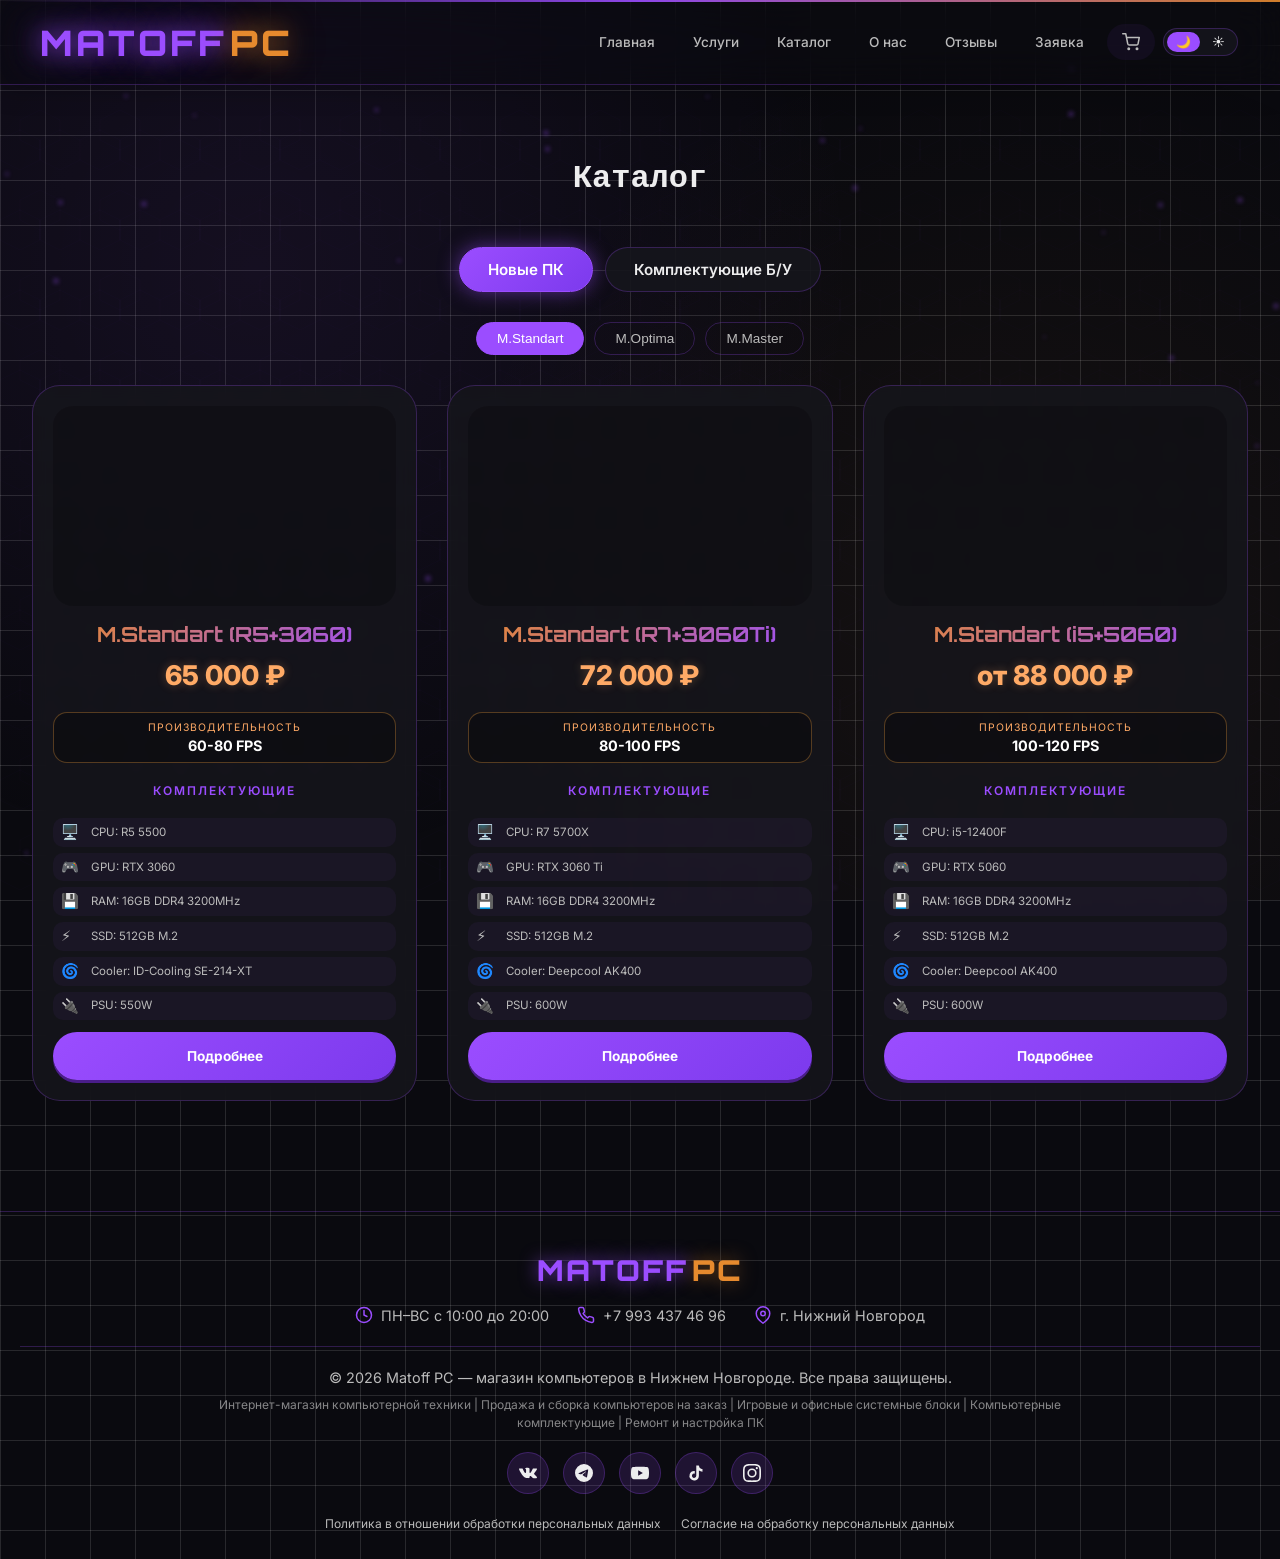
<file: components.html>
<!DOCTYPE html>
<html lang="ru">
<head>
    <meta charset="UTF-8">
    <meta http-equiv="refresh" content="0; url=/builds.html">
    <title>Перенаправление... | Matoff PC</title>
    <script>window.location.replace('/builds.html');</script>
</head>
<body>
    <p>Перенаправление в <a href="/builds.html">Каталог</a>...</p>
</body>
</html>
</file>
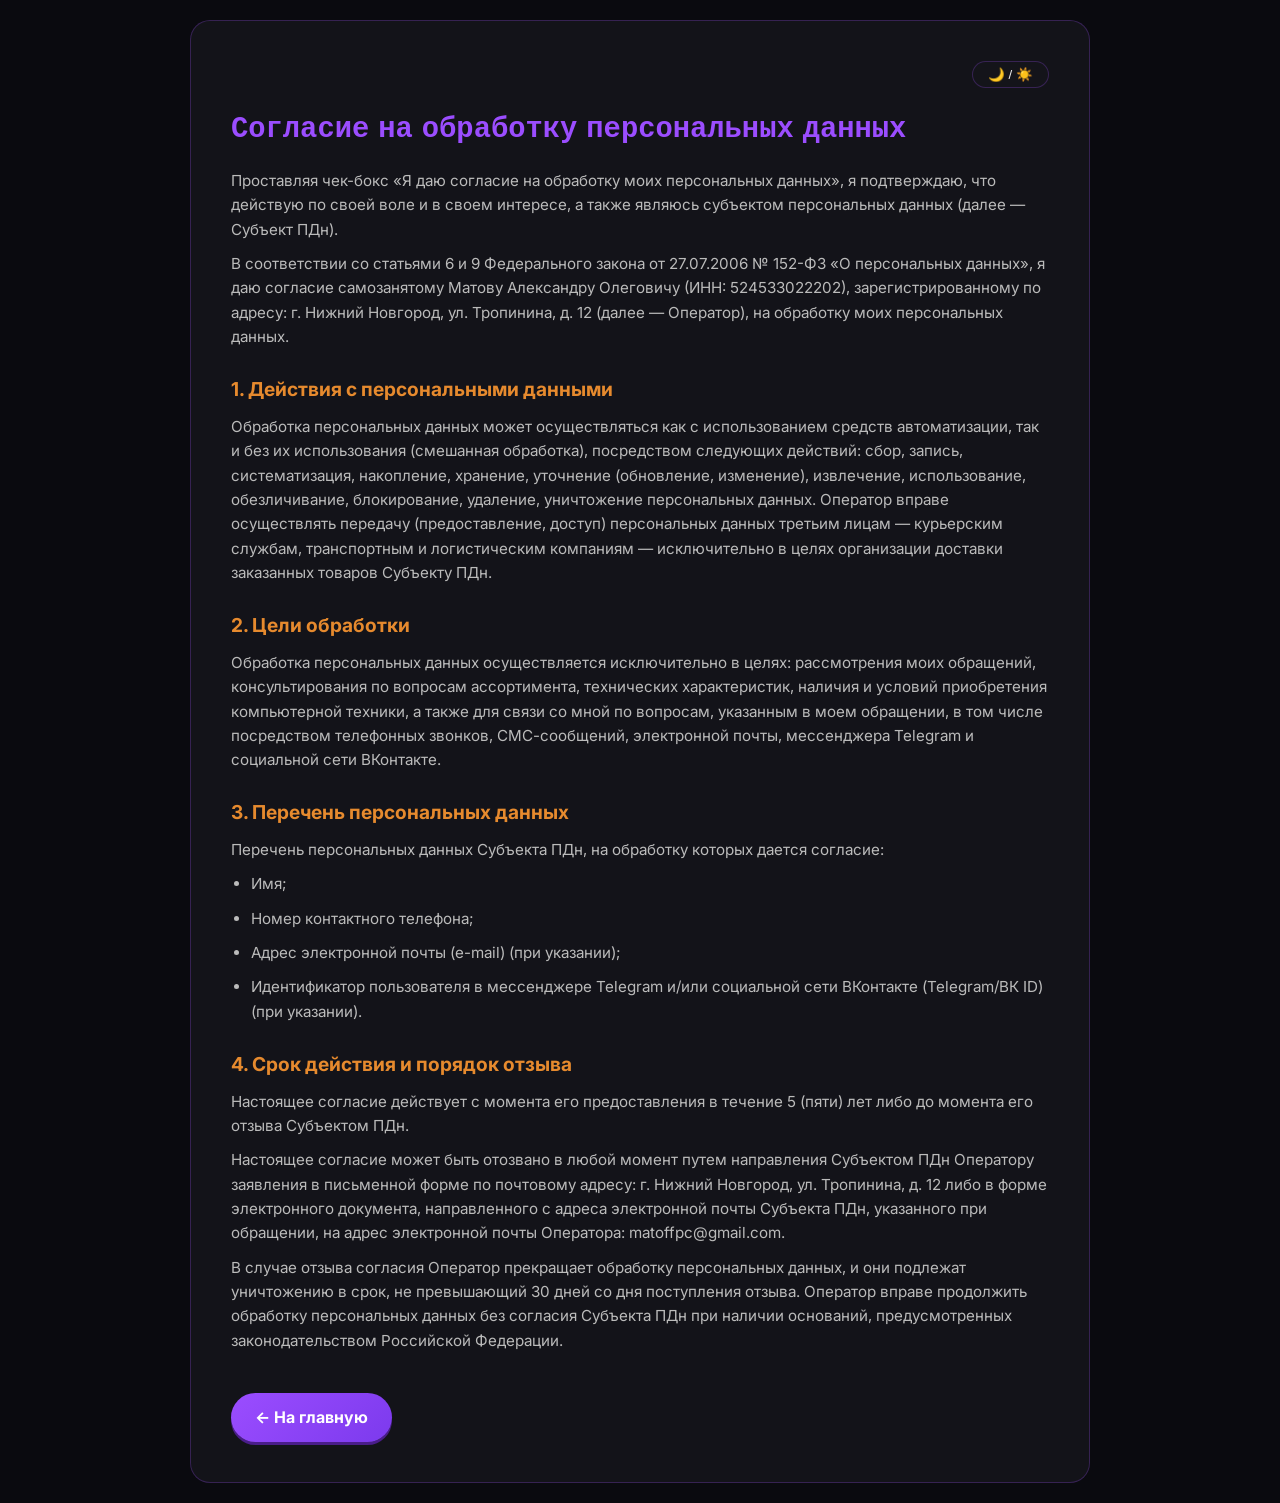
<file: consent.html>
<!DOCTYPE html>
<html lang="ru">
<head>
    <meta charset="UTF-8">
    <link rel="canonical" href="https://matoffpc.ru/consent.html">
    <meta name="viewport" content="width=device-width, initial-scale=1.0">
    <title>Согласие на обработку персональных данных | Matoff PC</title>
    <link href="https://fonts.googleapis.com/css2?family=Inter:wght@300;400;500;600;700;800&family=Orbitron:wght@400;500;600;700;800;900&display=swap" rel="stylesheet">
    <style>
        :root {
            --bg-primary: #0a0a0f; --text-primary: #ededee; --text-secondary: #bbb;
            --border-color: rgba(155, 77, 255, 0.25); --card-bg: rgba(22, 22, 28, 0.85);
            --accent-purple: #9b4dff; --accent-orange: #e68a2e; --btn-bg: linear-gradient(135deg, #9b4dff, #7c3aed);
            --btn-shadow: #4a1d8a;
        }
        body.light-theme {
            --bg-primary: #f0f2f5; --text-primary: #1a1a2e; --text-secondary: #4a4a5a;
            --border-color: rgba(155, 77, 255, 0.35); --card-bg: rgba(255, 255, 255, 0.95);
        }
        * { margin: 0; padding: 0; box-sizing: border-box; }
        body { font-family: 'Inter', sans-serif; background: var(--bg-primary); color: var(--text-primary); line-height: 1.6; padding: 20px; transition: 0.3s; }
        .container { max-width: 900px; margin: 0 auto; background: var(--card-bg); padding: 40px; border-radius: 20px; border: 1px solid var(--border-color); backdrop-filter: blur(10px); }
        h1 { font-family: 'Orbitron', monospace; font-size: 1.8rem; margin-bottom: 20px; color: var(--accent-purple); }
        h2 { font-size: 1.2rem; margin: 25px 0 10px; color: var(--accent-orange); }
        p, li { margin-bottom: 10px; color: var(--text-secondary); font-size: 0.95rem; }
        ul { padding-left: 20px; }
        .back-btn { display: inline-block; margin-top: 30px; padding: 12px 24px; background: var(--btn-bg); color: #fff; text-decoration: none; border-radius: 50px; font-weight: 700; box-shadow: 0 3px 0 var(--btn-shadow); transition: 0.2s; }
        .back-btn:hover { transform: translateY(-2px); box-shadow: 0 5px 0 var(--btn-shadow); }
        .theme-toggle { text-align: right; margin-bottom: 15px; }
        .theme-toggle button { background: var(--card-bg); border: 1px solid var(--border-color); color: var(--text-primary); padding: 5px 15px; border-radius: 20px; cursor: pointer; }
    </style>
</head>
<body>
<div class="container">
    <div class="theme-toggle"><button onclick="toggleTheme()">🌙 / ☀️</button></div>
    <h1>Согласие на обработку персональных данных</h1>
    <p>Проставляя чек-бокс «Я даю согласие на обработку моих персональных данных», я подтверждаю, что действую по своей воле и в своем интересе, а также являюсь субъектом персональных данных (далее — Субъект ПДн).</p>
    <p>В соответствии со статьями 6 и 9 Федерального закона от 27.07.2006 № 152-ФЗ «О персональных данных», я даю согласие самозанятому Матову Александру Олеговичу (ИНН: 524533022202), зарегистрированному по адресу: г. Нижний Новгород, ул. Тропинина, д. 12 (далее — Оператор), на обработку моих персональных данных.</p>

    <h2>1. Действия с персональными данными</h2>
    <p>Обработка персональных данных может осуществляться как с использованием средств автоматизации, так и без их использования (смешанная обработка), посредством следующих действий: сбор, запись, систематизация, накопление, хранение, уточнение (обновление, изменение), извлечение, использование, обезличивание, блокирование, удаление, уничтожение персональных данных. Оператор вправе осуществлять передачу (предоставление, доступ) персональных данных третьим лицам — курьерским службам, транспортным и логистическим компаниям — исключительно в целях организации доставки заказанных товаров Субъекту ПДн.</p>

    <h2>2. Цели обработки</h2>
    <p>Обработка персональных данных осуществляется исключительно в целях: рассмотрения моих обращений, консультирования по вопросам ассортимента, технических характеристик, наличия и условий приобретения компьютерной техники, а также для связи со мной по вопросам, указанным в моем обращении, в том числе посредством телефонных звонков, СМС-сообщений, электронной почты, мессенджера Telegram и социальной сети ВКонтакте.</p>

    <h2>3. Перечень персональных данных</h2>
    <p>Перечень персональных данных Субъекта ПДн, на обработку которых дается согласие:</p>
    <ul>
        <li>Имя;</li>
        <li>Номер контактного телефона;</li>
        <li>Адрес электронной почты (e-mail) (при указании);</li>
        <li>Идентификатор пользователя в мессенджере Telegram и/или социальной сети ВКонтакте (Telegram/ВК ID) (при указании).</li>
    </ul>

    <h2>4. Срок действия и порядок отзыва</h2>
    <p>Настоящее согласие действует с момента его предоставления в течение 5 (пяти) лет либо до момента его отзыва Субъектом ПДн.</p>
    <p>Настоящее согласие может быть отозвано в любой момент путем направления Субъектом ПДн Оператору заявления в письменной форме по почтовому адресу: г. Нижний Новгород, ул. Тропинина, д. 12 либо в форме электронного документа, направленного с адреса электронной почты Субъекта ПДн, указанного при обращении, на адрес электронной почты Оператора: matoffpc@gmail.com.</p>
    <p>В случае отзыва согласия Оператор прекращает обработку персональных данных, и они подлежат уничтожению в срок, не превышающий 30 дней со дня поступления отзыва. Оператор вправе продолжить обработку персональных данных без согласия Субъекта ПДн при наличии оснований, предусмотренных законодательством Российской Федерации.</p>

    <a href="/" class="back-btn">← На главную</a>
</div>
<script>
    function toggleTheme() { document.body.classList.toggle('light-theme'); }
    if (localStorage.getItem('matoff_theme') === 'light') document.body.classList.add('light-theme');
</script>
</body>
</html>
</file>
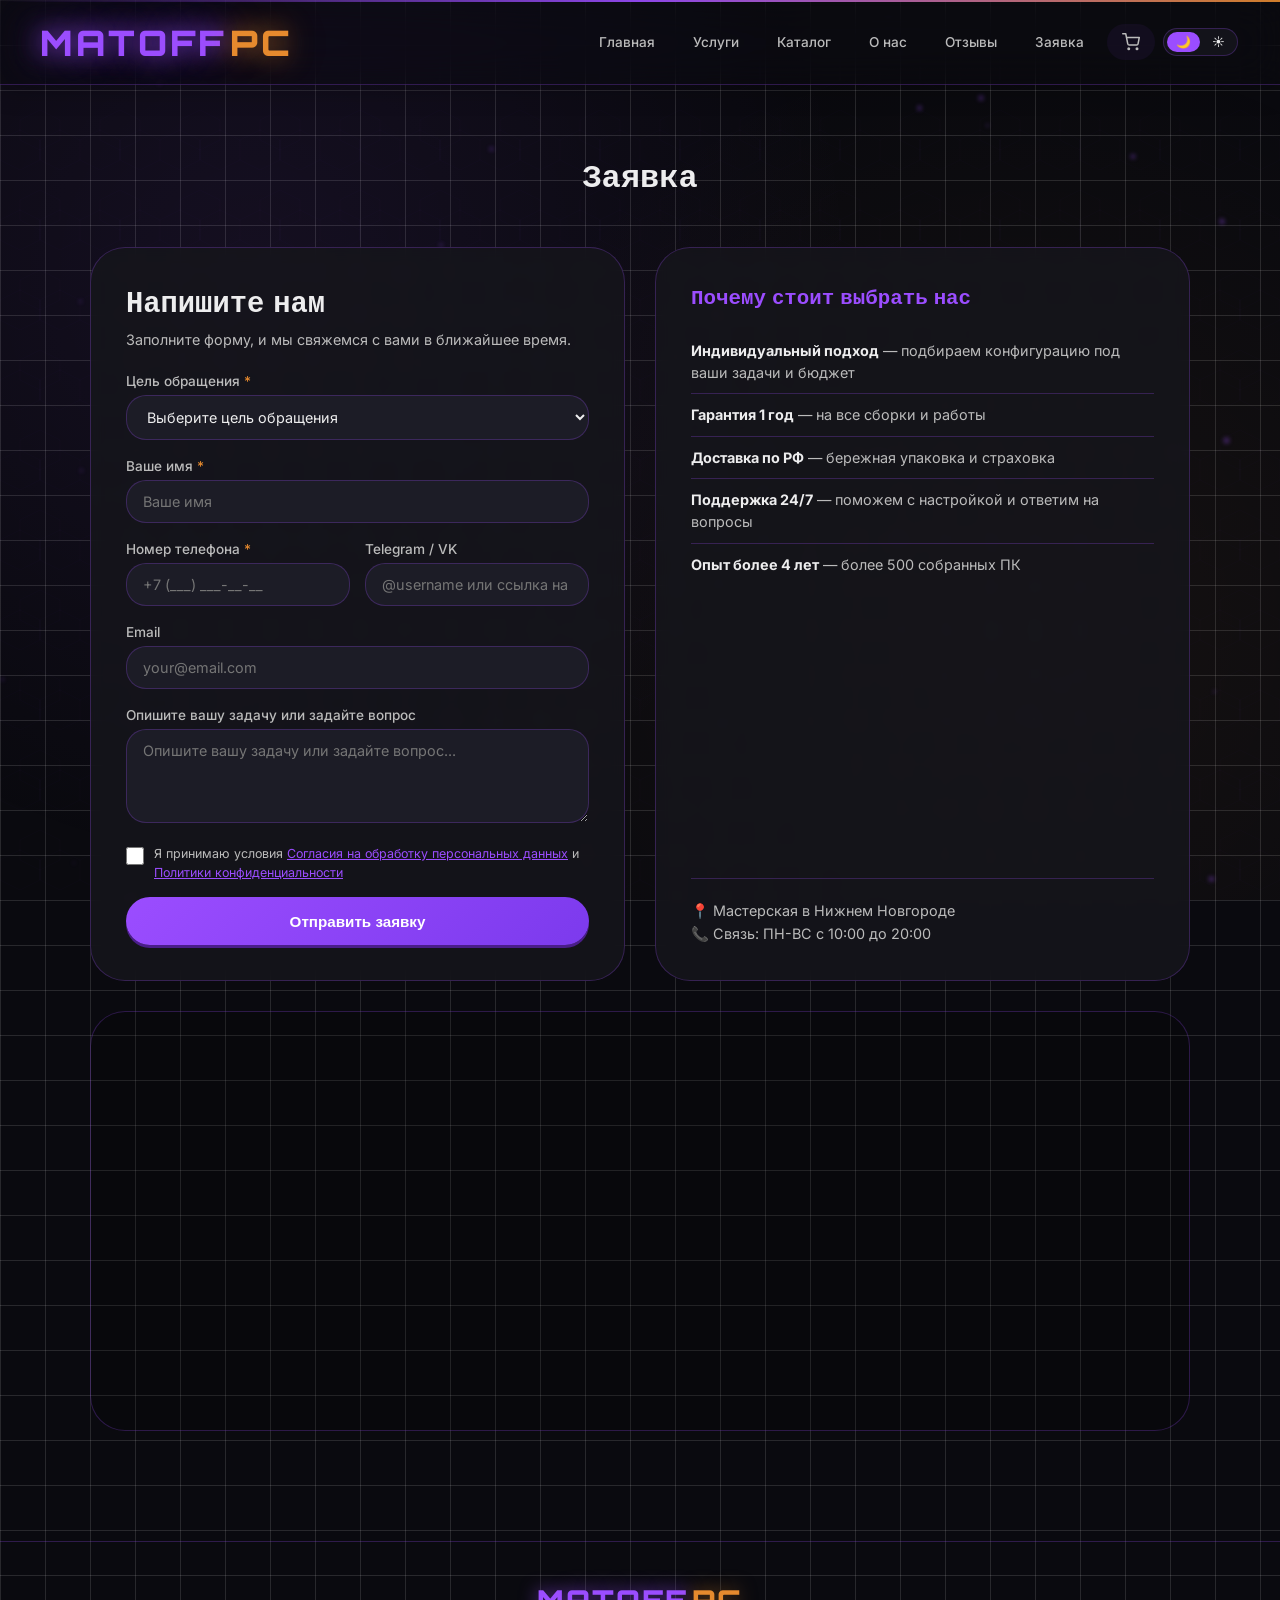
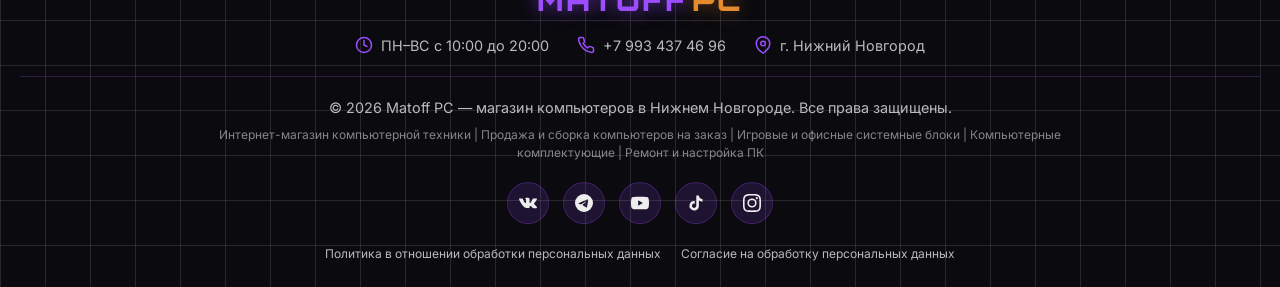
<file: contacts.html>
<!DOCTYPE html>
<html lang="ru">
<head>
    <meta charset="UTF-8">
    <link rel="canonical" href="https://matoffpc.ru/contacts.html">
    <link rel="icon" type="image/png" href="favicon.png">
    <meta name="viewport" content="width=device-width, initial-scale=1.0, user-scalable=yes">
    <title>Заявка | Matoff PC</title>
    <meta name="description" content="Оставьте заявку на сборку, ремонт или апгрейд компьютера.">
    <link href="https://fonts.googleapis.com/css2?family=Inter:wght@300;400;500;600;700;800&family=Orbitron:wght@400;500;600;700;800;900&display=swap" rel="stylesheet">
    <link rel="stylesheet" href="common.css">
    <script src="metrika.js"></script>
</head>
<body>
<div class="animated-bg"><div class="hex-grid"></div><div class="particles" id="particles"></div></div>
<div id="promoBar" class="promo-bar" style="display: none;"><div class="container"><div class="promo-content"><span class="promo-text" id="promoText"></span><span class="promo-timer" id="promoTimer"></span><button class="promo-close" id="promoClose">✕</button></div></div></div>

<header class="header">
    <div class="container">
        <button class="burger-btn" id="burgerBtn" aria-label="Меню">
            <span></span><span></span><span></span>
        </button>
        <div class="logo"><a href="index.html"><span class="logo-matoff">MATOFF</span><span class="logo-pc"> PC</span></a></div>
        <button class="header-cta" id="managerHeaderBtn">Связаться</button>
        <div class="nav">
            <a href="index.html">Главная</a>
            <a href="services.html">Услуги</a>
            <a href="builds.html">Каталог</a>
            <a href="about.html">О нас</a>
            <a href="reviews.html">Отзывы</a>
            <a href="contacts.html">Заявка</a>
            <a href="cart.html" class="cart-link">
    <svg viewBox="0 0 24 24" width="18" height="18" fill="none" stroke="currentColor" stroke-width="2" stroke-linecap="round" stroke-linejoin="round"><circle cx="9" cy="21" r="1"/><circle cx="20" cy="21" r="1"/><path d="M1 1h4l2.68 13.39a2 2 0 0 0 2 1.61h9.72a2 2 0 0 0 2-1.61L23 6H6"/></svg>
    <span id="headerCartCount" class="cart-count">0</span>
</a>
            <div class="theme-toggle" id="themeToggle"><span class="active" data-theme="dark">🌙</span><span data-theme="light">☀️</span></div>
        </div>
    </div>
</header>

<main>
    <section id="order">
        <div class="container">
            <h1 class="section-title fade-up">Заявка</h1>
            <div class="contacts-wrapper">
                <div class="contacts-top">
                    <div class="contact-form-block">
                        <h2>Напишите нам</h2>
                        <p class="subtitle">Заполните форму, и мы свяжемся с вами в ближайшее время.</p>
                        <form id="requestForm">
                            <div class="form-group">
                                <label>Цель обращения <span class="req">*</span></label>
                                <select id="clientPurpose" required>
                                    <option value="">Выберите цель обращения</option>
                                    <option value="Сборка ПК">Сборка ПК</option>
                                    <option value="Ремонт ПК">Ремонт ПК</option>
                                    <option value="Апгрейд ПК">Апгрейд ПК</option>
                                    <option value="Консультация">Консультация</option>
                                    <option value="Трейд-ин">Трейд-ин</option>
                                    <option value="Выкуп техники">Выкуп техники</option>
                                    <option value="Другое">Другое</option>
                                </select>
                            </div>
                            <div class="form-group">
                                <label>Ваше имя <span class="req">*</span></label>
                                <input type="text" id="clientName" placeholder="Ваше имя" required>
                            </div>
                            <div class="form-row">
                                <div class="form-group">
                                    <label>Номер телефона <span class="req">*</span></label>
                                    <input type="tel" id="clientPhone" placeholder="+7 (___) ___-__-__" required>
                                </div>
                                <div class="form-group">
                                    <label>Telegram / VK</label>
                                    <input type="text" id="clientTg" placeholder="@username или ссылка на ВК">
                                </div>
                            </div>
                            <div class="form-group">
                                <label>Email</label>
                                <input type="email" id="clientEmail" placeholder="your@email.com">
                            </div>
                            <div class="form-group">
                                <label>Опишите вашу задачу или задайте вопрос</label>
                                <textarea id="clientComment" rows="4" placeholder="Опишите вашу задачу или задайте вопрос..."></textarea>
                            </div>
                            <div class="form-footer">
                                <label class="form-consent">
                                    <input type="checkbox" id="clientConsent" required>
                                    <span>Я принимаю условия <a href="consent.html" target="_blank">Согласия на обработку персональных данных</a> и <a href="privacy.html" target="_blank">Политики конфиденциальности</a></span>
                                </label>
                                <button type="submit" class="btn">Отправить заявку</button>
                            </div>
                        </form>
                    </div>
                    <div class="side-info">
                        <h3>Почему стоит выбрать нас</h3>
                        <ul>
                            <li><strong>Индивидуальный подход</strong> — подбираем конфигурацию под ваши задачи и бюджет</li>
                            <li><strong>Гарантия 1 год</strong> — на все сборки и работы</li>
                            <li><strong>Доставка по РФ</strong> — бережная упаковка и страховка</li>
                            <li><strong>Поддержка 24/7</strong> — поможем с настройкой и ответим на вопросы</li>
                            <li><strong>Опыт более 4 лет</strong> — более 500 собранных ПК</li>
                        </ul>
                        <div class="side-contacts">
                            📍 Мастерская в Нижнем Новгороде<br>
                            📞 Связь: ПН-ВС с 10:00 до 20:00
                        </div>
                    </div>
                </div>
                <div class="map-wrapper">
                    <iframe src="https://yandex.ru/map-widget/v1/?z=12&ol=biz&oid=215291807118" allowfullscreen="true" loading="lazy"></iframe>
                </div>
            </div>
        </div>
    </section>
</main>

<footer>
    <!-- Лого + контакты -->
    <div class="footer-top">
        <div class="footer-logo">
            <a href="index.html"><span class="logo-matoff">MATOFF</span><span class="logo-pc"> PC</span></a>
        </div>
        <div class="footer-contacts">
            <div class="footer-contact-item">
                <svg viewBox="0 0 24 24" width="18" height="18" fill="none" stroke="currentColor" stroke-width="2" stroke-linecap="round" stroke-linejoin="round"><circle cx="12" cy="12" r="10"/><polyline points="12 6 12 12 16 14"/></svg>
                <span>ПН–ВС с 10:00 до 20:00</span>
            </div>
            <div class="footer-contact-item">
                <svg viewBox="0 0 24 24" width="18" height="18" fill="none" stroke="currentColor" stroke-width="2" stroke-linecap="round" stroke-linejoin="round"><path d="M22 16.92v3a2 2 0 0 1-2.18 2 19.79 19.79 0 0 1-8.63-3.07 19.5 19.5 0 0 1-6-6 19.79 19.79 0 0 1-3.07-8.67A2 2 0 0 1 4.11 2h3a2 2 0 0 1 2 1.72 12.84 12.84 0 0 0 .7 2.81 2 2 0 0 1-.45 2.11L8.09 9.91a16 16 0 0 0 6 6l1.27-1.27a2 2 0 0 1 2.11-.45 12.84 12.84 0 0 0 2.81.7A2 2 0 0 1 22 16.92z"/></svg>
                <a href="tel:+79934374696">+7 993 437 46 96</a>
            </div>
            <div class="footer-contact-item">
                <svg viewBox="0 0 24 24" width="18" height="18" fill="none" stroke="currentColor" stroke-width="2" stroke-linecap="round" stroke-linejoin="round"><path d="M21 10c0 7-9 13-9 13s-9-6-9-13a9 9 0 0 1 18 0z"/><circle cx="12" cy="10" r="3"/></svg>
                <span>г. Нижний Новгород</span>
            </div>
        </div>
    </div>

    <div class="footer-copy">© 2026 Matoff PC — магазин компьютеров в Нижнем Новгороде. Все права защищены.</div>
    <div class="footer-desc">Интернет-магазин компьютерной техники | Продажа и сборка компьютеров на заказ | Игровые и офисные системные блоки | Компьютерные комплектующие | Ремонт и настройка ПК</div>
    <div class="footer-socials" id="footerSocials"></div>
    <div class="footer-legal">
        <a href="privacy.html">Политика в отношении обработки персональных данных</a>
        <a href="consent.html">Согласие на обработку персональных данных</a>
    </div>
</footer>

<button class="scroll-top" id="scrollTopBtn">↑</button>

<div id="socialModal" class="modal">
    <div class="modal-content">
        <h3>Связаться с нами</h3>
        <div class="modal-socials" id="modalSocials"></div>
        <form id="quickRequestForm" style="text-align:left;">
            <input type="text" id="quickName" placeholder="Ваше имя" required style="width:100%;padding:12px 16px;margin-bottom:12px;background:var(--input-bg);border:1px solid var(--border-color);color:var(--text-primary);border-radius:20px;font-size:0.9rem;">
            <input type="tel" id="quickPhone" placeholder="Номер телефона" required style="width:100%;padding:12px 16px;margin-bottom:12px;background:var(--input-bg);border:1px solid var(--border-color);color:var(--text-primary);border-radius:20px;font-size:0.9rem;">
            <textarea id="quickComment" placeholder="Что вас интересует?" rows="2" style="width:100%;padding:12px 16px;margin-bottom:12px;background:var(--input-bg);border:1px solid var(--border-color);color:var(--text-primary);border-radius:20px;font-size:0.9rem;"></textarea>
            <button type="submit" class="btn" style="width:100%;">Отправить заявку</button>
        </form>
        <button id="closeModal" class="modal-close-btn" style="margin-top:12px;">Закрыть</button>
    </div>
</div>

<nav class="mobile-bottom-nav">
    <a href="index.html" data-page="index.html">
        <svg viewBox="0 0 24 24"><path d="M3 9l9-7 9 7v11a2 2 0 0 1-2 2H5a2 2 0 0 1-2-2z"/><polyline points="9 22 9 12 15 12 15 22"/></svg>
        <span class="mbn-label">Главная</span>
    </a>
    <a href="builds.html" data-page="builds.html">
        <svg viewBox="0 0 24 24"><rect x="2" y="3" width="20" height="14" rx="2"/><line x1="8" y1="21" x2="16" y2="21"/><line x1="12" y1="17" x2="12" y2="21"/></svg>
        <span class="mbn-label">Каталог</span>
    </a>
    <a href="contacts.html" data-page="contacts.html">
        <svg viewBox="0 0 24 24"><path d="M21 15a2 2 0 0 1-2 2H7l-4 4V5a2 2 0 0 1 2-2h14a2 2 0 0 1 2 2z"/></svg>
        <span class="mbn-label">Заявка</span>
    </a>
    <a href="cart.html" data-page="cart.html">
        <svg viewBox="0 0 24 24"><circle cx="9" cy="21" r="1"/><circle cx="20" cy="21" r="1"/><path d="M1 1h4l2.68 13.39a2 2 0 0 0 2 1.61h9.72a2 2 0 0 0 2-1.61L23 6H6"/></svg>
        <span class="mbn-label">Корзина</span>
        <span id="mobileCartCount" class="mbn-count" style="display:none;">0</span>
    </a>
</nav>

<script src="common.js"></script>
<script>
document.addEventListener('DOMContentLoaded', async () => {
    const data = await loadData();
    if (data) {
        renderPromo(); startPromoRotation(); renderManagerModal();
        setTimeout(() => checkVisibility(), 100);
    }
});
</script>
</body>
</html>
</file>
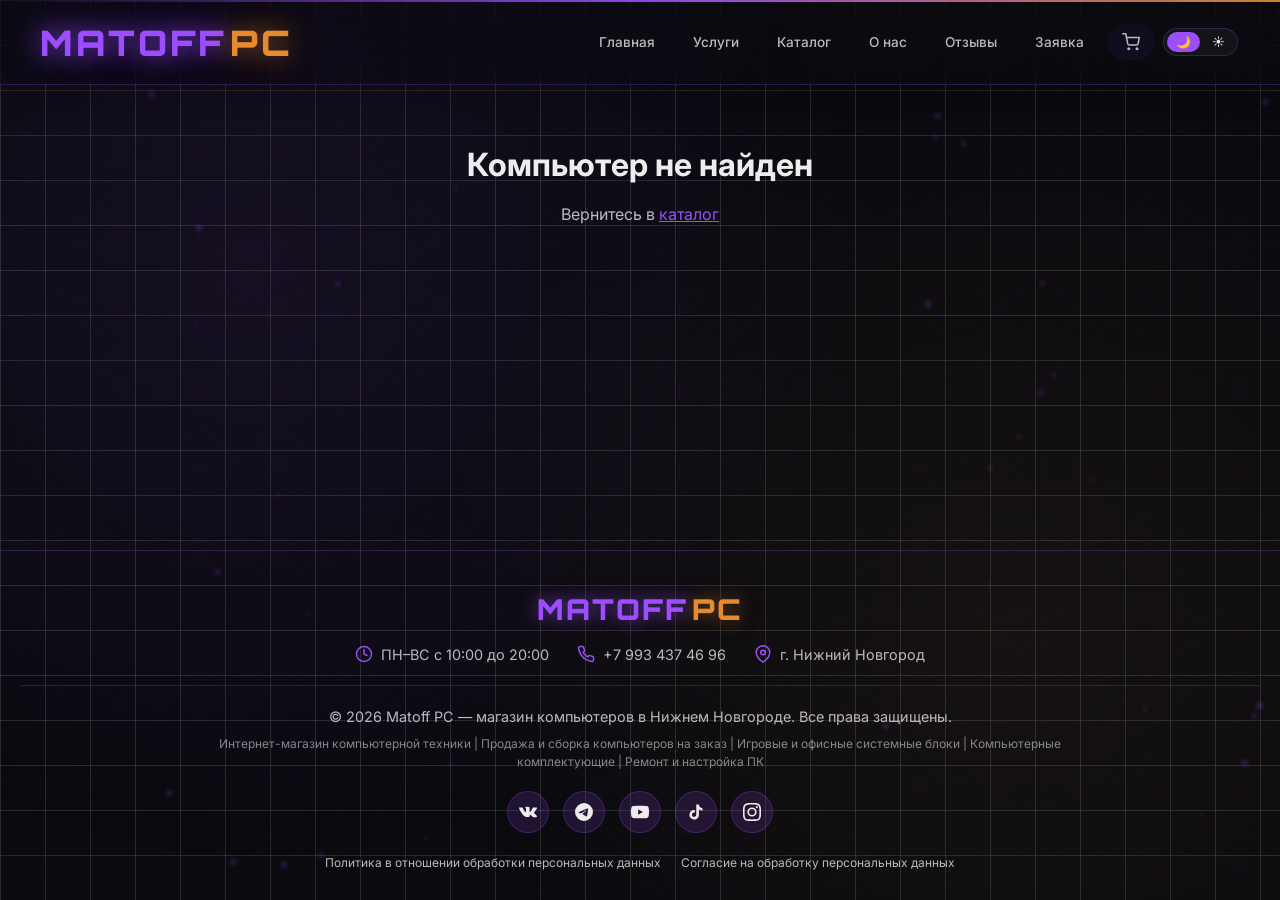
<file: pc.html>
<!DOCTYPE html>
<html lang="ru">
<head>
    <meta charset="UTF-8">
    <link rel="icon" type="image/png" href="favicon.png">
    <meta name="viewport" content="width=device-width, initial-scale=1.0, user-scalable=yes">
    <title>Компьютер | Matoff PC</title>
    <meta name="description" content="Подробная информация о компьютере Matoff PC.">
    <link href="https://fonts.googleapis.com/css2?family=Inter:wght@300;400;500;600;700;800&family=Orbitron:wght@400;500;600;700;800;900&display=swap" rel="stylesheet">
    <link rel="stylesheet" href="common.css">
    <script src="metrika.js"></script>
</head>
<body>
<div class="animated-bg"><div class="hex-grid"></div><div class="particles" id="particles"></div></div>
<div id="promoBar" class="promo-bar" style="display: none;"><div class="container"><div class="promo-content"><span class="promo-text" id="promoText"></span><span class="promo-timer" id="promoTimer"></span><button class="promo-close" id="promoClose">✕</button></div></div></div>

<header class="header">
    <div class="container">
        <button class="burger-btn" id="burgerBtn" aria-label="Меню">
            <span></span><span></span><span></span>
        </button>
        <div class="logo"><a href="index.html"><span class="logo-matoff">MATOFF</span><span class="logo-pc"> PC</span></a></div>
        <button class="header-cta" id="managerHeaderBtn">Связаться</button>
        <div class="nav">
            <a href="index.html">Главная</a>
            <a href="services.html">Услуги</a>
            <a href="builds.html">Каталог</a>
            <a href="about.html">О нас</a>
            <a href="reviews.html">Отзывы</a>
            <a href="contacts.html">Заявка</a>
            <a href="cart.html" class="cart-link">
    <svg viewBox="0 0 24 24" width="18" height="18" fill="none" stroke="currentColor" stroke-width="2" stroke-linecap="round" stroke-linejoin="round"><circle cx="9" cy="21" r="1"/><circle cx="20" cy="21" r="1"/><path d="M1 1h4l2.68 13.39a2 2 0 0 0 2 1.61h9.72a2 2 0 0 0 2-1.61L23 6H6"/></svg>
    <span id="headerCartCount" class="cart-count">0</span>
</a>
            <div class="theme-toggle" id="themeToggle"><span class="active" data-theme="dark">🌙</span><span data-theme="light">☀️</span></div>
        </div>
    </div>
</header>

<main>
    <div id="pcContainer"></div>
</main>

<footer>
    <!-- Лого + контакты -->
    <div class="footer-top">
        <div class="footer-logo">
            <a href="index.html"><span class="logo-matoff">MATOFF</span><span class="logo-pc"> PC</span></a>
        </div>
        <div class="footer-contacts">
            <div class="footer-contact-item">
                <svg viewBox="0 0 24 24" width="18" height="18" fill="none" stroke="currentColor" stroke-width="2" stroke-linecap="round" stroke-linejoin="round"><circle cx="12" cy="12" r="10"/><polyline points="12 6 12 12 16 14"/></svg>
                <span>ПН–ВС с 10:00 до 20:00</span>
            </div>
            <div class="footer-contact-item">
                <svg viewBox="0 0 24 24" width="18" height="18" fill="none" stroke="currentColor" stroke-width="2" stroke-linecap="round" stroke-linejoin="round"><path d="M22 16.92v3a2 2 0 0 1-2.18 2 19.79 19.79 0 0 1-8.63-3.07 19.5 19.5 0 0 1-6-6 19.79 19.79 0 0 1-3.07-8.67A2 2 0 0 1 4.11 2h3a2 2 0 0 1 2 1.72 12.84 12.84 0 0 0 .7 2.81 2 2 0 0 1-.45 2.11L8.09 9.91a16 16 0 0 0 6 6l1.27-1.27a2 2 0 0 1 2.11-.45 12.84 12.84 0 0 0 2.81.7A2 2 0 0 1 22 16.92z"/></svg>
                <a href="tel:+79934374696">+7 993 437 46 96</a>
            </div>
            <div class="footer-contact-item">
                <svg viewBox="0 0 24 24" width="18" height="18" fill="none" stroke="currentColor" stroke-width="2" stroke-linecap="round" stroke-linejoin="round"><path d="M21 10c0 7-9 13-9 13s-9-6-9-13a9 9 0 0 1 18 0z"/><circle cx="12" cy="10" r="3"/></svg>
                <span>г. Нижний Новгород</span>
            </div>
        </div>
    </div>

    <div class="footer-copy">© 2026 Matoff PC — магазин компьютеров в Нижнем Новгороде. Все права защищены.</div>
    <div class="footer-desc">Интернет-магазин компьютерной техники | Продажа и сборка компьютеров на заказ | Игровые и офисные системные блоки | Компьютерные комплектующие | Ремонт и настройка ПК</div>
    <div class="footer-socials" id="footerSocials"></div>
    <div class="footer-legal">
        <a href="privacy.html">Политика в отношении обработки персональных данных</a>
        <a href="consent.html">Согласие на обработку персональных данных</a>
    </div>
</footer>

<button class="scroll-top" id="scrollTopBtn">↑</button>

<div id="socialModal" class="modal">
    <div class="modal-content">
        <h3>Связаться с нами</h3>
        <div class="modal-socials" id="modalSocials"></div>
        <form id="quickRequestForm" style="text-align:left;">
            <input type="text" id="quickName" placeholder="Ваше имя" required style="width:100%;padding:12px 16px;margin-bottom:12px;background:var(--input-bg);border:1px solid var(--border-color);color:var(--text-primary);border-radius:20px;font-size:0.9rem;">
            <input type="tel" id="quickPhone" placeholder="Номер телефона" required style="width:100%;padding:12px 16px;margin-bottom:12px;background:var(--input-bg);border:1px solid var(--border-color);color:var(--text-primary);border-radius:20px;font-size:0.9rem;">
            <textarea id="quickComment" placeholder="Что вас интересует?" rows="2" style="width:100%;padding:12px 16px;margin-bottom:12px;background:var(--input-bg);border:1px solid var(--border-color);color:var(--text-primary);border-radius:20px;font-size:0.9rem;"></textarea>
            <button type="submit" class="btn" style="width:100%;">Отправить заявку</button>
        </form>
        <button id="closeModal" class="modal-close-btn" style="margin-top:12px;">Закрыть</button>
    </div>
</div>

<nav class="mobile-bottom-nav">
    <a href="index.html" data-page="index.html">
        <svg viewBox="0 0 24 24"><path d="M3 9l9-7 9 7v11a2 2 0 0 1-2 2H5a2 2 0 0 1-2-2z"/><polyline points="9 22 9 12 15 12 15 22"/></svg>
        <span class="mbn-label">Главная</span>
    </a>
    <a href="builds.html" data-page="builds.html">
        <svg viewBox="0 0 24 24"><rect x="2" y="3" width="20" height="14" rx="2"/><line x1="8" y1="21" x2="16" y2="21"/><line x1="12" y1="17" x2="12" y2="21"/></svg>
        <span class="mbn-label">Каталог</span>
    </a>
    <a href="contacts.html" data-page="contacts.html">
        <svg viewBox="0 0 24 24"><path d="M21 15a2 2 0 0 1-2 2H7l-4 4V5a2 2 0 0 1 2-2h14a2 2 0 0 1 2 2z"/></svg>
        <span class="mbn-label">Заявка</span>
    </a>
    <a href="cart.html" data-page="cart.html">
        <svg viewBox="0 0 24 24"><circle cx="9" cy="21" r="1"/><circle cx="20" cy="21" r="1"/><path d="M1 1h4l2.68 13.39a2 2 0 0 0 2 1.61h9.72a2 2 0 0 0 2-1.61L23 6H6"/></svg>
        <span class="mbn-label">Корзина</span>
        <span id="mobileCartCount" class="mbn-count" style="display:none;">0</span>
    </a>
</nav>

<script src="common.js"></script>
<script>
document.addEventListener('DOMContentLoaded', async () => {
    const data = await loadData();
    if (data) {
        renderPcPage();
        renderPromo(); startPromoRotation(); renderManagerModal();
        setTimeout(() => checkVisibility(), 100);
    }
});
</script>
</body>
</html>
</file>
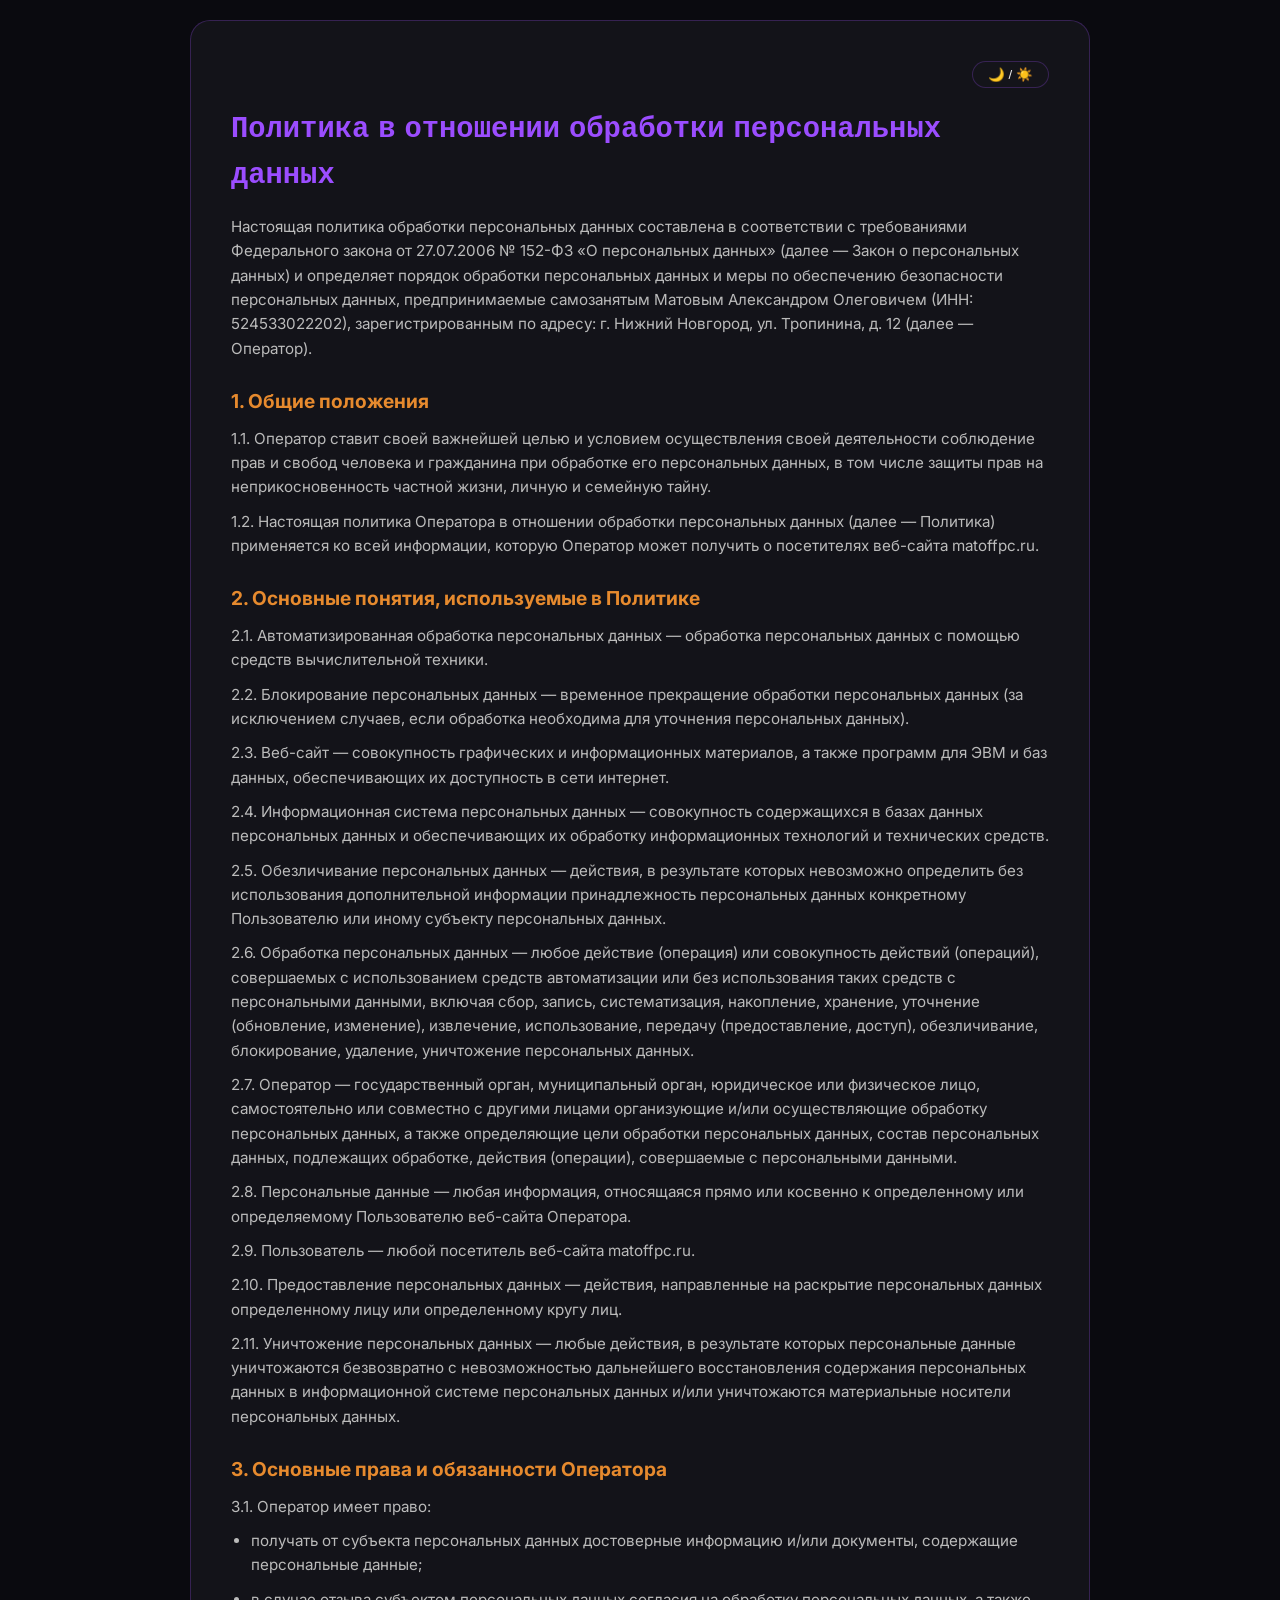
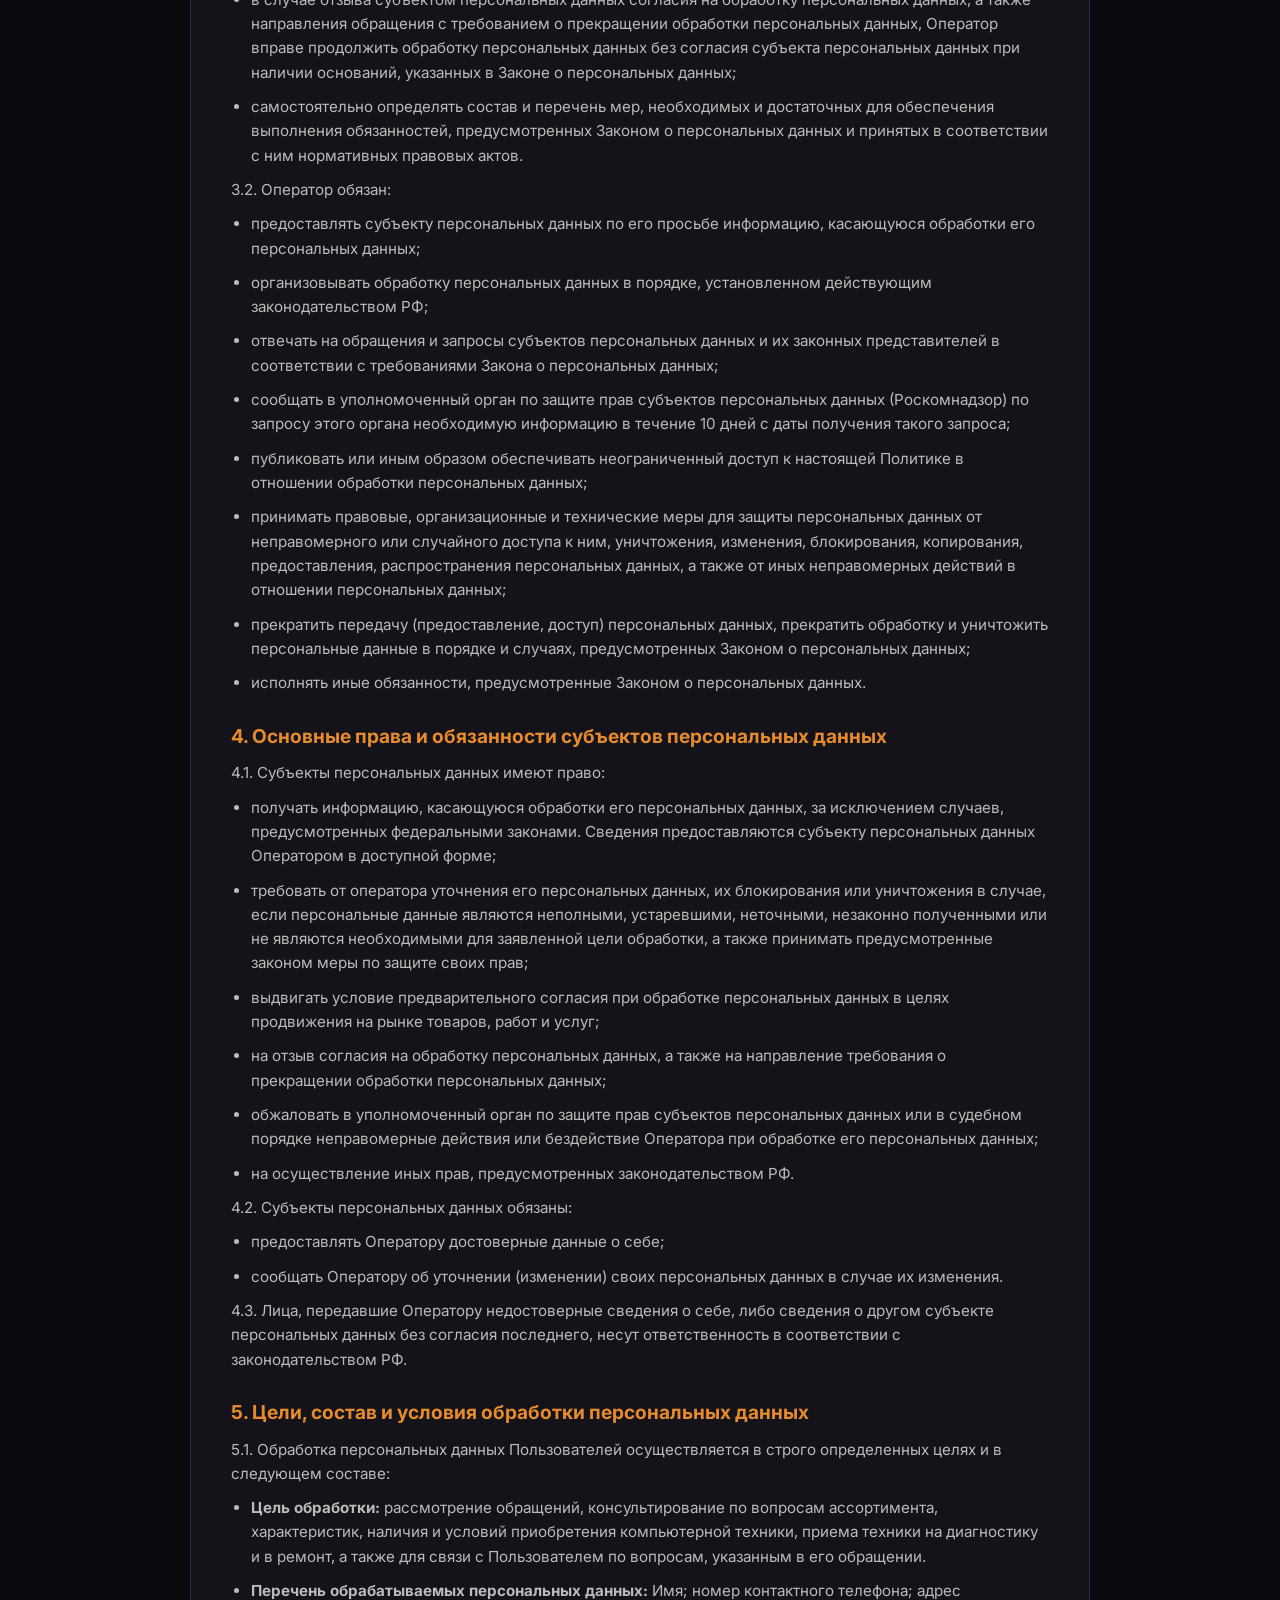
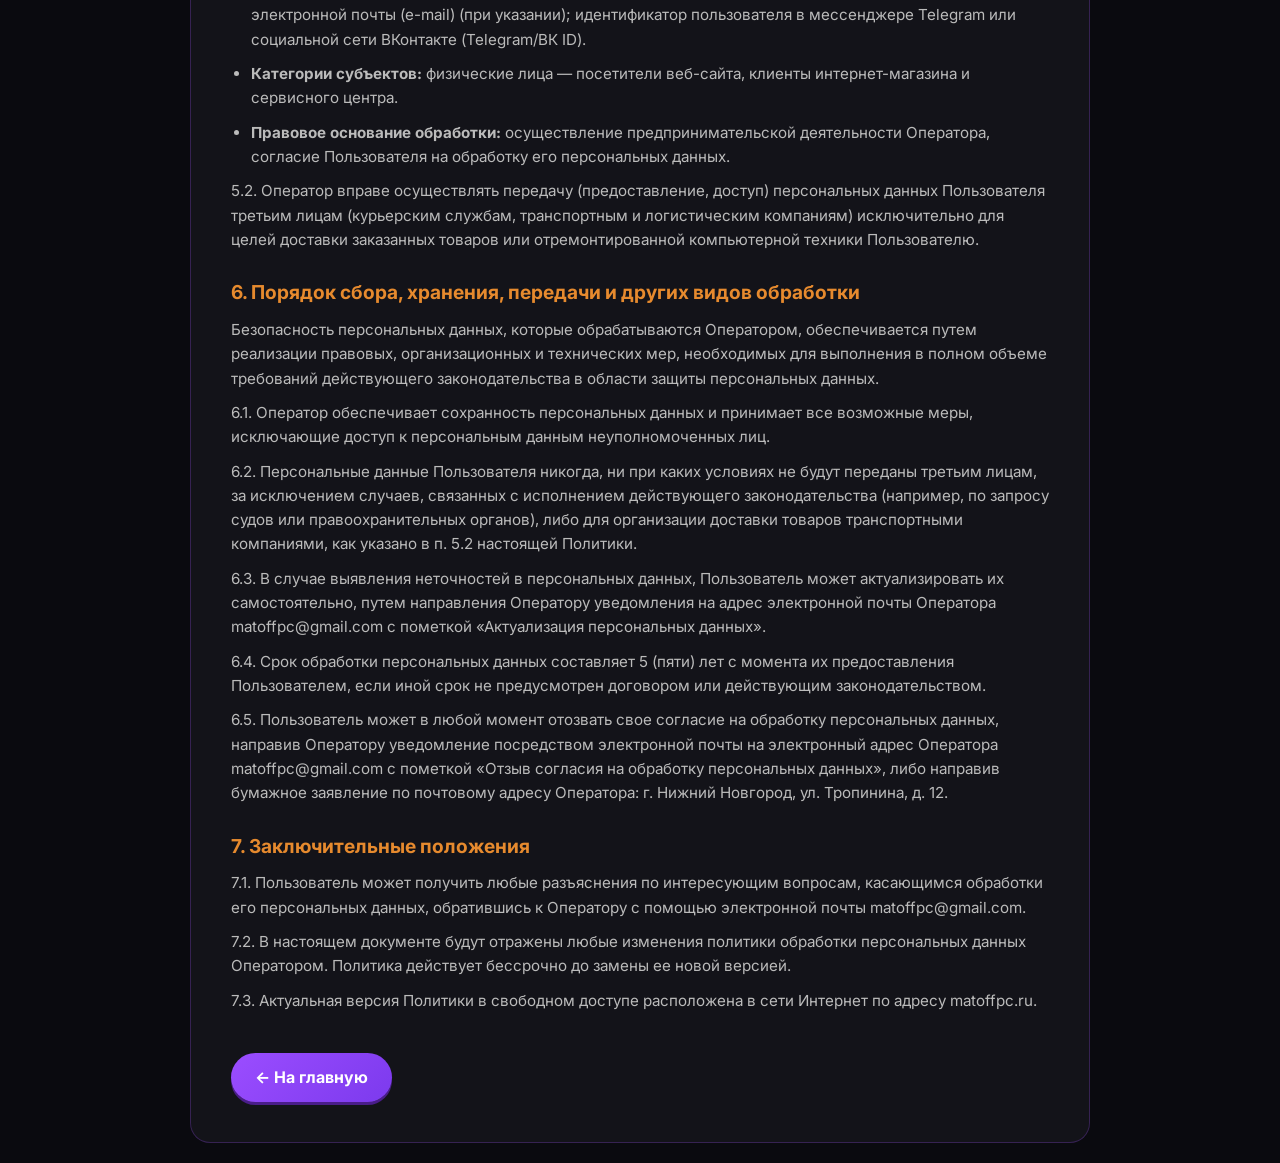
<file: privacy.html>
<!DOCTYPE html>
<html lang="ru">
<head>
    <meta charset="UTF-8">
    <link rel="canonical" href="https://matoffpc.ru/privacy.html">
    <meta name="viewport" content="width=device-width, initial-scale=1.0">
    <title>Политика обработки персональных данных | Matoff PC</title>
    <link href="https://fonts.googleapis.com/css2?family=Inter:wght@300;400;500;600;700;800&family=Orbitron:wght@400;500;600;700;800;900&display=swap" rel="stylesheet">
    <style>
        :root {
            --bg-primary: #0a0a0f; --text-primary: #ededee; --text-secondary: #bbb;
            --border-color: rgba(155, 77, 255, 0.25); --card-bg: rgba(22, 22, 28, 0.85);
            --accent-purple: #9b4dff; --accent-orange: #e68a2e; --btn-bg: linear-gradient(135deg, #9b4dff, #7c3aed);
            --btn-shadow: #4a1d8a;
        }
        body.light-theme {
            --bg-primary: #f0f2f5; --text-primary: #1a1a2e; --text-secondary: #4a4a5a;
            --border-color: rgba(155, 77, 255, 0.35); --card-bg: rgba(255, 255, 255, 0.95);
        }
        * { margin: 0; padding: 0; box-sizing: border-box; }
        body { font-family: 'Inter', sans-serif; background: var(--bg-primary); color: var(--text-primary); line-height: 1.6; padding: 20px; transition: 0.3s; }
        .container { max-width: 900px; margin: 0 auto; background: var(--card-bg); padding: 40px; border-radius: 20px; border: 1px solid var(--border-color); backdrop-filter: blur(10px); }
        h1 { font-family: 'Orbitron', monospace; font-size: 1.8rem; margin-bottom: 20px; color: var(--accent-purple); }
        h2 { font-size: 1.2rem; margin: 25px 0 10px; color: var(--accent-orange); }
        p, li { margin-bottom: 10px; color: var(--text-secondary); font-size: 0.95rem; }
        ul { padding-left: 20px; }
        .back-btn { display: inline-block; margin-top: 30px; padding: 12px 24px; background: var(--btn-bg); color: #fff; text-decoration: none; border-radius: 50px; font-weight: 700; box-shadow: 0 3px 0 var(--btn-shadow); transition: 0.2s; }
        .back-btn:hover { transform: translateY(-2px); box-shadow: 0 5px 0 var(--btn-shadow); }
        .theme-toggle { text-align: right; margin-bottom: 15px; }
        .theme-toggle button { background: var(--card-bg); border: 1px solid var(--border-color); color: var(--text-primary); padding: 5px 15px; border-radius: 20px; cursor: pointer; }
    </style>
</head>
<body>
<div class="container">
    <div class="theme-toggle"><button onclick="toggleTheme()">🌙 / ☀️</button></div>
    <h1>Политика в отношении обработки персональных данных</h1>
    <p>Настоящая политика обработки персональных данных составлена в соответствии с требованиями Федерального закона от 27.07.2006 № 152-ФЗ «О персональных данных» (далее — Закон о персональных данных) и определяет порядок обработки персональных данных и меры по обеспечению безопасности персональных данных, предпринимаемые самозанятым Матовым Александром Олеговичем (ИНН: 524533022202), зарегистрированным по адресу: г. Нижний Новгород, ул. Тропинина, д. 12 (далее — Оператор).</p>

    <h2>1. Общие положения</h2>
    <p>1.1. Оператор ставит своей важнейшей целью и условием осуществления своей деятельности соблюдение прав и свобод человека и гражданина при обработке его персональных данных, в том числе защиты прав на неприкосновенность частной жизни, личную и семейную тайну.</p>
    <p>1.2. Настоящая политика Оператора в отношении обработки персональных данных (далее — Политика) применяется ко всей информации, которую Оператор может получить о посетителях веб-сайта matoffpc.ru.</p>

    <h2>2. Основные понятия, используемые в Политике</h2>
    <p>2.1. Автоматизированная обработка персональных данных — обработка персональных данных с помощью средств вычислительной техники.</p>
    <p>2.2. Блокирование персональных данных — временное прекращение обработки персональных данных (за исключением случаев, если обработка необходима для уточнения персональных данных).</p>
    <p>2.3. Веб-сайт — совокупность графических и информационных материалов, а также программ для ЭВМ и баз данных, обеспечивающих их доступность в сети интернет.</p>
    <p>2.4. Информационная система персональных данных — совокупность содержащихся в базах данных персональных данных и обеспечивающих их обработку информационных технологий и технических средств.</p>
    <p>2.5. Обезличивание персональных данных — действия, в результате которых невозможно определить без использования дополнительной информации принадлежность персональных данных конкретному Пользователю или иному субъекту персональных данных.</p>
    <p>2.6. Обработка персональных данных — любое действие (операция) или совокупность действий (операций), совершаемых с использованием средств автоматизации или без использования таких средств с персональными данными, включая сбор, запись, систематизация, накопление, хранение, уточнение (обновление, изменение), извлечение, использование, передачу (предоставление, доступ), обезличивание, блокирование, удаление, уничтожение персональных данных.</p>
    <p>2.7. Оператор — государственный орган, муниципальный орган, юридическое или физическое лицо, самостоятельно или совместно с другими лицами организующие и/или осуществляющие обработку персональных данных, а также определяющие цели обработки персональных данных, состав персональных данных, подлежащих обработке, действия (операции), совершаемые с персональными данными.</p>
    <p>2.8. Персональные данные — любая информация, относящаяся прямо или косвенно к определенному или определяемому Пользователю веб-сайта Оператора.</p>
    <p>2.9. Пользователь — любой посетитель веб-сайта matoffpc.ru.</p>
    <p>2.10. Предоставление персональных данных — действия, направленные на раскрытие персональных данных определенному лицу или определенному кругу лиц.</p>
    <p>2.11. Уничтожение персональных данных — любые действия, в результате которых персональные данные уничтожаются безвозвратно с невозможностью дальнейшего восстановления содержания персональных данных в информационной системе персональных данных и/или уничтожаются материальные носители персональных данных.</p>

    <h2>3. Основные права и обязанности Оператора</h2>
    <p>3.1. Оператор имеет право:</p>
    <ul>
        <li>получать от субъекта персональных данных достоверные информацию и/или документы, содержащие персональные данные;</li>
        <li>в случае отзыва субъектом персональных данных согласия на обработку персональных данных, а также направления обращения с требованием о прекращении обработки персональных данных, Оператор вправе продолжить обработку персональных данных без согласия субъекта персональных данных при наличии оснований, указанных в Законе о персональных данных;</li>
        <li>самостоятельно определять состав и перечень мер, необходимых и достаточных для обеспечения выполнения обязанностей, предусмотренных Законом о персональных данных и принятых в соответствии с ним нормативных правовых актов.</li>
    </ul>
    <p>3.2. Оператор обязан:</p>
    <ul>
        <li>предоставлять субъекту персональных данных по его просьбе информацию, касающуюся обработки его персональных данных;</li>
        <li>организовывать обработку персональных данных в порядке, установленном действующим законодательством РФ;</li>
        <li>отвечать на обращения и запросы субъектов персональных данных и их законных представителей в соответствии с требованиями Закона о персональных данных;</li>
        <li>сообщать в уполномоченный орган по защите прав субъектов персональных данных (Роскомнадзор) по запросу этого органа необходимую информацию в течение 10 дней с даты получения такого запроса;</li>
        <li>публиковать или иным образом обеспечивать неограниченный доступ к настоящей Политике в отношении обработки персональных данных;</li>
        <li>принимать правовые, организационные и технические меры для защиты персональных данных от неправомерного или случайного доступа к ним, уничтожения, изменения, блокирования, копирования, предоставления, распространения персональных данных, а также от иных неправомерных действий в отношении персональных данных;</li>
        <li>прекратить передачу (предоставление, доступ) персональных данных, прекратить обработку и уничтожить персональные данные в порядке и случаях, предусмотренных Законом о персональных данных;</li>
        <li>исполнять иные обязанности, предусмотренные Законом о персональных данных.</li>
    </ul>

    <h2>4. Основные права и обязанности субъектов персональных данных</h2>
    <p>4.1. Субъекты персональных данных имеют право:</p>
    <ul>
        <li>получать информацию, касающуюся обработки его персональных данных, за исключением случаев, предусмотренных федеральными законами. Сведения предоставляются субъекту персональных данных Оператором в доступной форме;</li>
        <li>требовать от оператора уточнения его персональных данных, их блокирования или уничтожения в случае, если персональные данные являются неполными, устаревшими, неточными, незаконно полученными или не являются необходимыми для заявленной цели обработки, а также принимать предусмотренные законом меры по защите своих прав;</li>
        <li>выдвигать условие предварительного согласия при обработке персональных данных в целях продвижения на рынке товаров, работ и услуг;</li>
        <li>на отзыв согласия на обработку персональных данных, а также на направление требования о прекращении обработки персональных данных;</li>
        <li>обжаловать в уполномоченный орган по защите прав субъектов персональных данных или в судебном порядке неправомерные действия или бездействие Оператора при обработке его персональных данных;</li>
        <li>на осуществление иных прав, предусмотренных законодательством РФ.</li>
    </ul>
    <p>4.2. Субъекты персональных данных обязаны:</p>
    <ul>
        <li>предоставлять Оператору достоверные данные о себе;</li>
        <li>сообщать Оператору об уточнении (изменении) своих персональных данных в случае их изменения.</li>
    </ul>
    <p>4.3. Лица, передавшие Оператору недостоверные сведения о себе, либо сведения о другом субъекте персональных данных без согласия последнего, несут ответственность в соответствии с законодательством РФ.</p>

    <h2>5. Цели, состав и условия обработки персональных данных</h2>
    <p>5.1. Обработка персональных данных Пользователей осуществляется в строго определенных целях и в следующем составе:</p>
    <ul>
        <li><strong>Цель обработки:</strong> рассмотрение обращений, консультирование по вопросам ассортимента, характеристик, наличия и условий приобретения компьютерной техники, приема техники на диагностику и в ремонт, а также для связи с Пользователем по вопросам, указанным в его обращении.</li>
        <li><strong>Перечень обрабатываемых персональных данных:</strong> Имя; номер контактного телефона; адрес электронной почты (e-mail) (при указании); идентификатор пользователя в мессенджере Telegram или социальной сети ВКонтакте (Telegram/ВК ID).</li>
        <li><strong>Категории субъектов:</strong> физические лица — посетители веб-сайта, клиенты интернет-магазина и сервисного центра.</li>
        <li><strong>Правовое основание обработки:</strong> осуществление предпринимательской деятельности Оператора, согласие Пользователя на обработку его персональных данных.</li>
    </ul>
    <p>5.2. Оператор вправе осуществлять передачу (предоставление, доступ) персональных данных Пользователя третьим лицам (курьерским службам, транспортным и логистическим компаниям) исключительно для целей доставки заказанных товаров или отремонтированной компьютерной техники Пользователю.</p>

    <h2>6. Порядок сбора, хранения, передачи и других видов обработки</h2>
    <p>Безопасность персональных данных, которые обрабатываются Оператором, обеспечивается путем реализации правовых, организационных и технических мер, необходимых для выполнения в полном объеме требований действующего законодательства в области защиты персональных данных.</p>
    <p>6.1. Оператор обеспечивает сохранность персональных данных и принимает все возможные меры, исключающие доступ к персональным данным неуполномоченных лиц.</p>
    <p>6.2. Персональные данные Пользователя никогда, ни при каких условиях не будут переданы третьим лицам, за исключением случаев, связанных с исполнением действующего законодательства (например, по запросу судов или правоохранительных органов), либо для организации доставки товаров транспортными компаниями, как указано в п. 5.2 настоящей Политики.</p>
    <p>6.3. В случае выявления неточностей в персональных данных, Пользователь может актуализировать их самостоятельно, путем направления Оператору уведомления на адрес электронной почты Оператора matoffpc@gmail.com с пометкой «Актуализация персональных данных».</p>
    <p>6.4. Срок обработки персональных данных составляет 5 (пяти) лет с момента их предоставления Пользователем, если иной срок не предусмотрен договором или действующим законодательством.</p>
    <p>6.5. Пользователь может в любой момент отозвать свое согласие на обработку персональных данных, направив Оператору уведомление посредством электронной почты на электронный адрес Оператора matoffpc@gmail.com с пометкой «Отзыв согласия на обработку персональных данных», либо направив бумажное заявление по почтовому адресу Оператора: г. Нижний Новгород, ул. Тропинина, д. 12.</p>

    <h2>7. Заключительные положения</h2>
    <p>7.1. Пользователь может получить любые разъяснения по интересующим вопросам, касающимся обработки его персональных данных, обратившись к Оператору с помощью электронной почты matoffpc@gmail.com.</p>
    <p>7.2. В настоящем документе будут отражены любые изменения политики обработки персональных данных Оператором. Политика действует бессрочно до замены ее новой версией.</p>
    <p>7.3. Актуальная версия Политики в свободном доступе расположена в сети Интернет по адресу matoffpc.ru.</p>

    <a href="/" class="back-btn">← На главную</a>
</div>
<script>
    function toggleTheme() { document.body.classList.toggle('light-theme'); }
    if (localStorage.getItem('matoff_theme') === 'light') document.body.classList.add('light-theme');
</script>
</body>
</html>
</file>
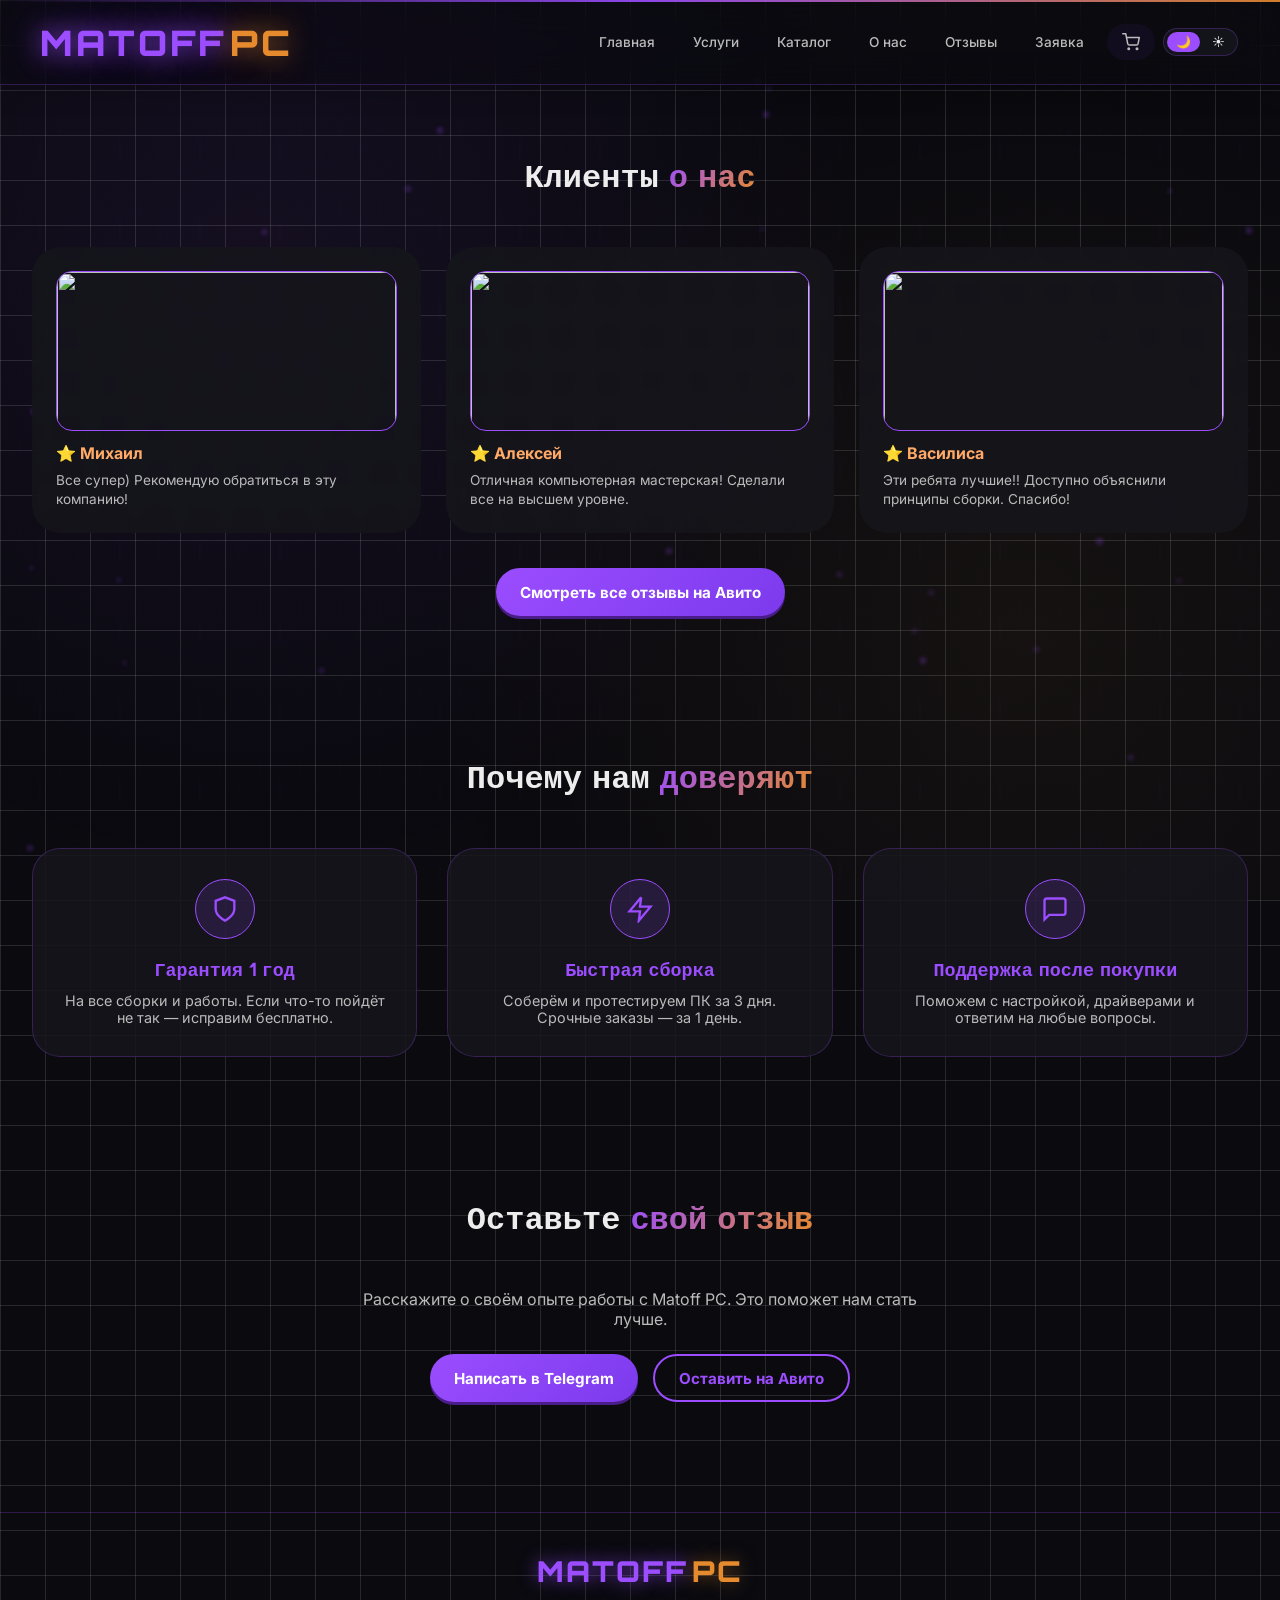
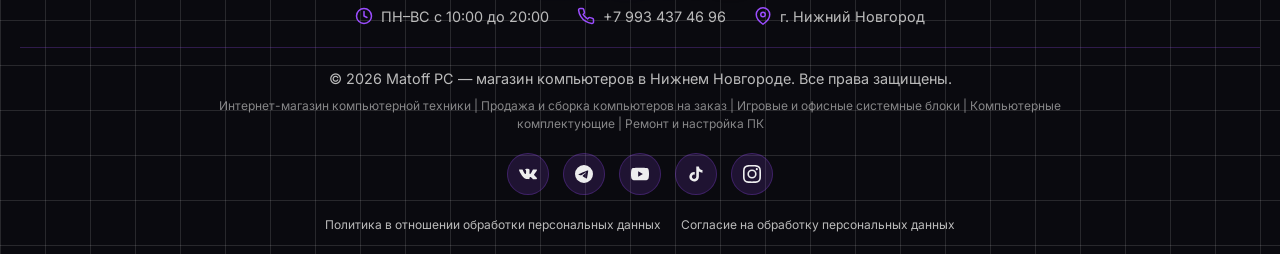
<file: reviews.html>
<!DOCTYPE html>
<html lang="ru">
<head>
    <meta charset="UTF-8">
    <link rel="canonical" href="https://matoffpc.ru/reviews.html">
    <link rel="icon" type="image/png" href="favicon.png">
    <meta name="viewport" content="width=device-width, initial-scale=1.0, user-scalable=yes">
    <title>Отзывы | Matoff PC</title>
    <meta name="description" content="Отзывы клиентов о Matoff PC. Реальные истории сборки и ремонта компьютеров.">
    <link href="https://fonts.googleapis.com/css2?family=Inter:wght@300;400;500;600;700;800&family=Orbitron:wght@400;500;600;700;800;900&display=swap" rel="stylesheet">
    <link rel="stylesheet" href="common.css">
    <script src="metrika.js"></script>
</head>
<body>
<div class="animated-bg"><div class="hex-grid"></div><div class="particles" id="particles"></div></div>
<div id="promoBar" class="promo-bar" style="display: none;"><div class="container"><div class="promo-content"><span class="promo-text" id="promoText"></span><span class="promo-timer" id="promoTimer"></span><button class="promo-close" id="promoClose">✕</button></div></div></div>

<header class="header">
    <div class="container">
        <button class="burger-btn" id="burgerBtn" aria-label="Меню">
            <span></span><span></span><span></span>
        </button>
        <div class="logo"><a href="index.html"><span class="logo-matoff">MATOFF</span><span class="logo-pc"> PC</span></a></div>
        <button class="header-cta" id="managerHeaderBtn">Связаться</button>
        <div class="nav">
            <a href="index.html">Главная</a>
            <a href="services.html">Услуги</a>
            <a href="builds.html">Каталог</a>
            <a href="about.html">О нас</a>
            <a href="reviews.html">Отзывы</a>
            <a href="contacts.html">Заявка</a>
            <a href="cart.html" class="cart-link">
    <svg viewBox="0 0 24 24" width="18" height="18" fill="none" stroke="currentColor" stroke-width="2" stroke-linecap="round" stroke-linejoin="round"><circle cx="9" cy="21" r="1"/><circle cx="20" cy="21" r="1"/><path d="M1 1h4l2.68 13.39a2 2 0 0 0 2 1.61h9.72a2 2 0 0 0 2-1.61L23 6H6"/></svg>
    <span id="headerCartCount" class="cart-count">0</span>
</a>
            <div class="theme-toggle" id="themeToggle"><span class="active" data-theme="dark">🌙</span><span data-theme="light">☀️</span></div>
        </div>
    </div>
</header>

<main>
    <section id="reviews">
        <div class="container">
            <h2 class="section-title fade-up">Клиенты <span>о нас</span></h2>
            <div id="reviewsContainer" class="reviews-grid"></div>
            <div class="avito-link">
                <a href="https://www.avito.ru/brands/i175782584/all?sellerId=87fa06f4eb5b06a0808aab70387c951e" target="_blank" class="btn">Смотреть все отзывы на Авито</a>
            </div>
        </div>
    </section>

    <section id="trust-why">
        <div class="container">
            <h2 class="section-title fade-up">Почему нам <span>доверяют</span></h2>
            <div class="trust-grid">
                <div class="trust-item">
                    <div class="trust-icon"><svg viewBox="0 0 24 24" fill="none" stroke="currentColor" stroke-width="2"><path d="M12 22s8-4 8-10V5l-8-3-8 3v7c0 6 8 10 8 10z"/></svg></div>
                    <h3>Гарантия 1 год</h3>
                    <p>На все сборки и работы. Если что-то пойдёт не так — исправим бесплатно.</p>
                </div>
                <div class="trust-item">
                    <div class="trust-icon"><svg viewBox="0 0 24 24" fill="none" stroke="currentColor" stroke-width="2"><polyline points="13 2 3 14 12 14 11 22 21 10 12 10 13 2"/></svg></div>
                    <h3>Быстрая сборка</h3>
                    <p>Соберём и протестируем ПК за 3 дня. Срочные заказы — за 1 день.</p>
                </div>
                <div class="trust-item">
                    <div class="trust-icon"><svg viewBox="0 0 24 24" fill="none" stroke="currentColor" stroke-width="2"><path d="M21 15a2 2 0 0 1-2 2H7l-4 4V5a2 2 0 0 1 2-2h14a2 2 0 0 1 2 2z"/></svg></div>
                    <h3>Поддержка после покупки</h3>
                    <p>Поможем с настройкой, драйверами и ответим на любые вопросы.</p>
                </div>
            </div>
        </div>
    </section>

    <section id="leave-review">
        <div class="container" style="text-align: center;">
            <h2 class="section-title fade-up">Оставьте <span>свой отзыв</span></h2>
            <p style="color: var(--text-secondary); margin-bottom: 25px; max-width: 600px; margin-left: auto; margin-right: auto;">Расскажите о своём опыте работы с Matoff PC. Это поможет нам стать лучше.</p>
            <div style="display: flex; gap: 15px; justify-content: center; flex-wrap: wrap;">
                <a href="https://t.me/matoffpctg" target="_blank" class="btn">Написать в Telegram</a>
                <a href="https://www.avito.ru/brands/i175782584/all?sellerId=87fa06f4eb5b06a0808aab70387c951e" target="_blank" class="btn btn-outline">Оставить на Авито</a>
            </div>
        </div>
    </section>
</main>

<footer>
    <!-- Лого + контакты -->
    <div class="footer-top">
        <div class="footer-logo">
            <a href="index.html"><span class="logo-matoff">MATOFF</span><span class="logo-pc"> PC</span></a>
        </div>
        <div class="footer-contacts">
            <div class="footer-contact-item">
                <svg viewBox="0 0 24 24" width="18" height="18" fill="none" stroke="currentColor" stroke-width="2" stroke-linecap="round" stroke-linejoin="round"><circle cx="12" cy="12" r="10"/><polyline points="12 6 12 12 16 14"/></svg>
                <span>ПН–ВС с 10:00 до 20:00</span>
            </div>
            <div class="footer-contact-item">
                <svg viewBox="0 0 24 24" width="18" height="18" fill="none" stroke="currentColor" stroke-width="2" stroke-linecap="round" stroke-linejoin="round"><path d="M22 16.92v3a2 2 0 0 1-2.18 2 19.79 19.79 0 0 1-8.63-3.07 19.5 19.5 0 0 1-6-6 19.79 19.79 0 0 1-3.07-8.67A2 2 0 0 1 4.11 2h3a2 2 0 0 1 2 1.72 12.84 12.84 0 0 0 .7 2.81 2 2 0 0 1-.45 2.11L8.09 9.91a16 16 0 0 0 6 6l1.27-1.27a2 2 0 0 1 2.11-.45 12.84 12.84 0 0 0 2.81.7A2 2 0 0 1 22 16.92z"/></svg>
                <a href="tel:+79934374696">+7 993 437 46 96</a>
            </div>
            <div class="footer-contact-item">
                <svg viewBox="0 0 24 24" width="18" height="18" fill="none" stroke="currentColor" stroke-width="2" stroke-linecap="round" stroke-linejoin="round"><path d="M21 10c0 7-9 13-9 13s-9-6-9-13a9 9 0 0 1 18 0z"/><circle cx="12" cy="10" r="3"/></svg>
                <span>г. Нижний Новгород</span>
            </div>
        </div>
    </div>

    <div class="footer-copy">© 2026 Matoff PC — магазин компьютеров в Нижнем Новгороде. Все права защищены.</div>
    <div class="footer-desc">Интернет-магазин компьютерной техники | Продажа и сборка компьютеров на заказ | Игровые и офисные системные блоки | Компьютерные комплектующие | Ремонт и настройка ПК</div>
    <div class="footer-socials" id="footerSocials"></div>
    <div class="footer-legal">
        <a href="privacy.html">Политика в отношении обработки персональных данных</a>
        <a href="consent.html">Согласие на обработку персональных данных</a>
    </div>
</footer>

<button class="scroll-top" id="scrollTopBtn">↑</button>

<div id="socialModal" class="modal">
    <div class="modal-content">
        <h3>Связаться с нами</h3>
        <div class="modal-socials" id="modalSocials"></div>
        <form id="quickRequestForm" style="text-align:left;">
            <input type="text" id="quickName" placeholder="Ваше имя" required style="width:100%;padding:12px 16px;margin-bottom:12px;background:var(--input-bg);border:1px solid var(--border-color);color:var(--text-primary);border-radius:20px;font-size:0.9rem;">
            <input type="tel" id="quickPhone" placeholder="Номер телефона" required style="width:100%;padding:12px 16px;margin-bottom:12px;background:var(--input-bg);border:1px solid var(--border-color);color:var(--text-primary);border-radius:20px;font-size:0.9rem;">
            <textarea id="quickComment" placeholder="Что вас интересует?" rows="2" style="width:100%;padding:12px 16px;margin-bottom:12px;background:var(--input-bg);border:1px solid var(--border-color);color:var(--text-primary);border-radius:20px;font-size:0.9rem;"></textarea>
            <button type="submit" class="btn" style="width:100%;">Отправить заявку</button>
        </form>
        <button id="closeModal" class="modal-close-btn" style="margin-top:12px;">Закрыть</button>
    </div>
</div>

<nav class="mobile-bottom-nav">
    <a href="index.html" data-page="index.html">
        <svg viewBox="0 0 24 24"><path d="M3 9l9-7 9 7v11a2 2 0 0 1-2 2H5a2 2 0 0 1-2-2z"/><polyline points="9 22 9 12 15 12 15 22"/></svg>
        <span class="mbn-label">Главная</span>
    </a>
    <a href="builds.html" data-page="builds.html">
        <svg viewBox="0 0 24 24"><rect x="2" y="3" width="20" height="14" rx="2"/><line x1="8" y1="21" x2="16" y2="21"/><line x1="12" y1="17" x2="12" y2="21"/></svg>
        <span class="mbn-label">Каталог</span>
    </a>
    <a href="contacts.html" data-page="contacts.html">
        <svg viewBox="0 0 24 24"><path d="M21 15a2 2 0 0 1-2 2H7l-4 4V5a2 2 0 0 1 2-2h14a2 2 0 0 1 2 2z"/></svg>
        <span class="mbn-label">Заявка</span>
    </a>
    <a href="cart.html" data-page="cart.html">
        <svg viewBox="0 0 24 24"><circle cx="9" cy="21" r="1"/><circle cx="20" cy="21" r="1"/><path d="M1 1h4l2.68 13.39a2 2 0 0 0 2 1.61h9.72a2 2 0 0 0 2-1.61L23 6H6"/></svg>
        <span class="mbn-label">Корзина</span>
        <span id="mobileCartCount" class="mbn-count" style="display:none;">0</span>
    </a>
</nav>

<script src="common.js"></script>
<script>
document.addEventListener('DOMContentLoaded', async () => {
    const data = await loadData();
    if (data) {
        renderReviews();
        renderPromo();
        startPromoRotation();
        renderManagerModal();
        setTimeout(() => checkVisibility(), 100);
    }
});
</script>
</body>
</html>
</file>
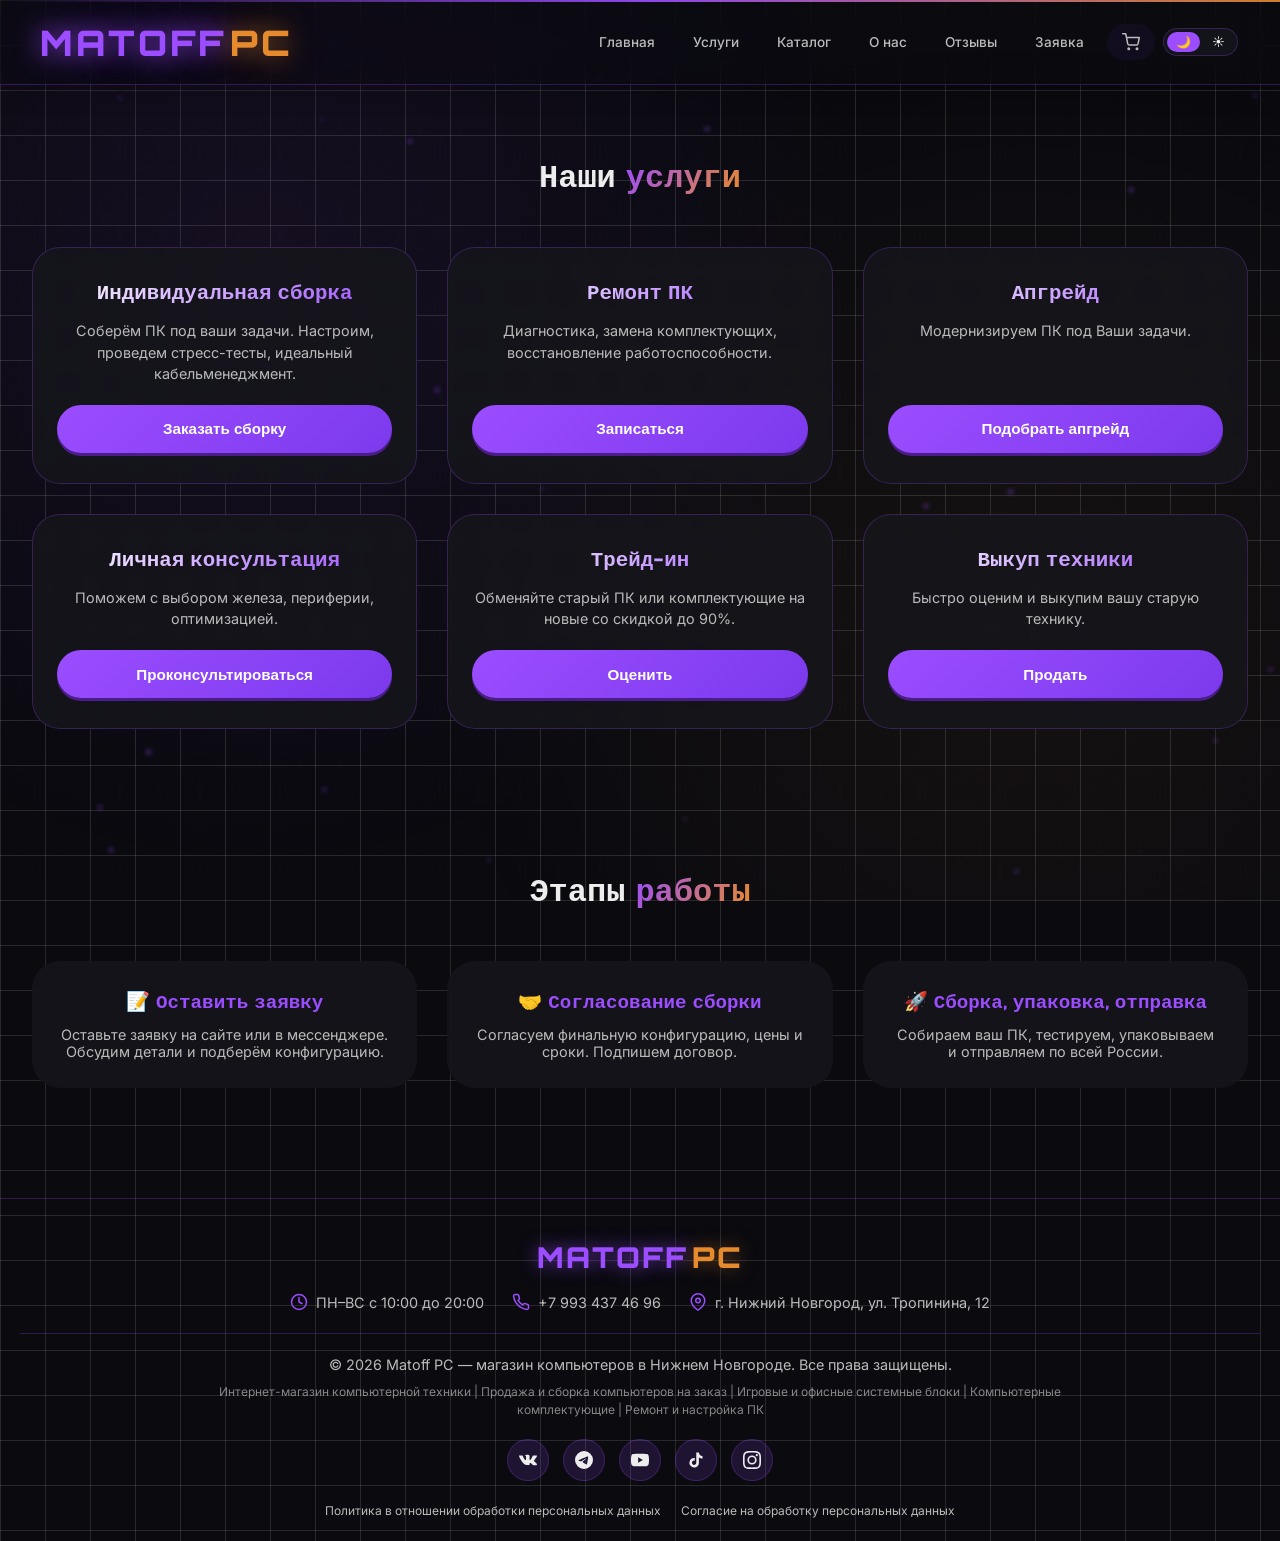
<file: services.html>
<!DOCTYPE html>
<html lang="ru">
<head>
    <meta charset="UTF-8">
    <link rel="canonical" href="https://matoffpc.ru/services.html">
    <link rel="icon" type="image/png" href="favicon.png">
    <meta name="viewport" content="width=device-width, initial-scale=1.0, user-scalable=yes">
    <title>Услуги | Matoff PC</title>
    <meta name="description" content="Сборка, ремонт, апгрейд компьютеров. Трейд-ин и выкуп техники.">
    <link href="https://fonts.googleapis.com/css2?family=Inter:wght@300;400;500;600;700;800&family=Orbitron:wght@400;500;600;700;800;900&display=swap" rel="stylesheet">
    <link rel="stylesheet" href="common.css">
    <script src="metrika.js"></script>
</head>
<body>
<div class="animated-bg"><div class="hex-grid"></div><div class="particles" id="particles"></div></div>
<div id="promoBar" class="promo-bar" style="display: none;"><div class="container"><div class="promo-content"><span class="promo-text" id="promoText"></span><span class="promo-timer" id="promoTimer"></span><button class="promo-close" id="promoClose">✕</button></div></div></div>

<header class="header">
    <div class="container">
        <button class="burger-btn" id="burgerBtn" aria-label="Меню">
            <span></span><span></span><span></span>
        </button>
        <div class="logo"><a href="index.html"><span class="logo-matoff">MATOFF</span><span class="logo-pc"> PC</span></a></div>
        <button class="header-cta" id="managerHeaderBtn">Связаться</button>
        <div class="nav">
            <a href="index.html">Главная</a>
            <a href="services.html">Услуги</a>
            <a href="builds.html">Каталог</a>
            <a href="about.html">О нас</a>
            <a href="reviews.html">Отзывы</a>
            <a href="contacts.html">Заявка</a>
            <a href="cart.html" class="cart-link">
    <svg viewBox="0 0 24 24" width="18" height="18" fill="none" stroke="currentColor" stroke-width="2" stroke-linecap="round" stroke-linejoin="round"><circle cx="9" cy="21" r="1"/><circle cx="20" cy="21" r="1"/><path d="M1 1h4l2.68 13.39a2 2 0 0 0 2 1.61h9.72a2 2 0 0 0 2-1.61L23 6H6"/></svg>
    <span id="headerCartCount" class="cart-count">0</span>
</a>
            <div class="theme-toggle" id="themeToggle"><span class="active" data-theme="dark">🌙</span><span data-theme="light">☀️</span></div>
        </div>
    </div>
</header>

<main>
    <section id="services"><div class="container"><h2 class="section-title fade-up">Наши <span>услуги</span></h2><div id="servicesContainer" class="services-grid"></div></div></section>
    <section id="steps"><div class="container"><h2 class="section-title fade-up">Этапы <span>работы</span></h2><div id="stepsContainer" class="steps-grid"></div></div></section>
</main>

<footer>
    <!-- Лого + контакты -->
    <div class="footer-top">
        <div class="footer-logo">
            <a href="index.html"><span class="logo-matoff">MATOFF</span><span class="logo-pc"> PC</span></a>
        </div>
        <div class="footer-contacts">
            <div class="footer-contact-item">
                <svg viewBox="0 0 24 24" width="18" height="18" fill="none" stroke="currentColor" stroke-width="2" stroke-linecap="round" stroke-linejoin="round"><circle cx="12" cy="12" r="10"/><polyline points="12 6 12 12 16 14"/></svg>
                <span>ПН–ВС с 10:00 до 20:00</span>
            </div>
            <div class="footer-contact-item">
                <svg viewBox="0 0 24 24" width="18" height="18" fill="none" stroke="currentColor" stroke-width="2" stroke-linecap="round" stroke-linejoin="round"><path d="M22 16.92v3a2 2 0 0 1-2.18 2 19.79 19.79 0 0 1-8.63-3.07 19.5 19.5 0 0 1-6-6 19.79 19.79 0 0 1-3.07-8.67A2 2 0 0 1 4.11 2h3a2 2 0 0 1 2 1.72 12.84 12.84 0 0 0 .7 2.81 2 2 0 0 1-.45 2.11L8.09 9.91a16 16 0 0 0 6 6l1.27-1.27a2 2 0 0 1 2.11-.45 12.84 12.84 0 0 0 2.81.7A2 2 0 0 1 22 16.92z"/></svg>
                <a href="tel:+79934374696">+7 993 437 46 96</a>
            </div>
            <div class="footer-contact-item">
                <svg viewBox="0 0 24 24" width="18" height="18" fill="none" stroke="currentColor" stroke-width="2" stroke-linecap="round" stroke-linejoin="round"><path d="M21 10c0 7-9 13-9 13s-9-6-9-13a9 9 0 0 1 18 0z"/><circle cx="12" cy="10" r="3"/></svg>
                <span>г. Нижний Новгород, ул. Тропинина, 12</span>
            </div>
        </div>
    </div>

    <div class="footer-copy">© 2026 Matoff PC — магазин компьютеров в Нижнем Новгороде. Все права защищены.</div>
    <div class="footer-desc">Интернет-магазин компьютерной техники | Продажа и сборка компьютеров на заказ | Игровые и офисные системные блоки | Компьютерные комплектующие | Ремонт и настройка ПК</div>
    <div class="footer-socials" id="footerSocials"></div>
    <div class="footer-legal">
        <a href="privacy.html">Политика в отношении обработки персональных данных</a>
        <a href="consent.html">Согласие на обработку персональных данных</a>
    </div>
</footer>

<button class="scroll-top" id="scrollTopBtn">↑</button>

<div id="socialModal" class="modal">
    <div class="modal-content">
        <h3>Связаться с нами</h3>
        <div class="modal-socials" id="modalSocials"></div>
        <form id="quickRequestForm" style="text-align:left;">
            <input type="text" id="quickName" placeholder="Ваше имя" required style="width:100%;padding:12px 16px;margin-bottom:12px;background:var(--input-bg);border:1px solid var(--border-color);color:var(--text-primary);border-radius:20px;font-size:0.9rem;">
            <input type="tel" id="quickPhone" placeholder="Номер телефона" required style="width:100%;padding:12px 16px;margin-bottom:12px;background:var(--input-bg);border:1px solid var(--border-color);color:var(--text-primary);border-radius:20px;font-size:0.9rem;">
            <textarea id="quickComment" placeholder="Что вас интересует?" rows="2" style="width:100%;padding:12px 16px;margin-bottom:12px;background:var(--input-bg);border:1px solid var(--border-color);color:var(--text-primary);border-radius:20px;font-size:0.9rem;"></textarea>
            <button type="submit" class="btn" style="width:100%;">Отправить заявку</button>
        </form>
        <button id="closeModal" class="modal-close-btn" style="margin-top:12px;">Закрыть</button>
    </div>
</div>

<nav class="mobile-bottom-nav">
    <a href="index.html" data-page="index.html">
        <svg viewBox="0 0 24 24"><path d="M3 9l9-7 9 7v11a2 2 0 0 1-2 2H5a2 2 0 0 1-2-2z"/><polyline points="9 22 9 12 15 12 15 22"/></svg>
        <span class="mbn-label">Главная</span>
    </a>
    <a href="builds.html" data-page="builds.html">
        <svg viewBox="0 0 24 24"><rect x="2" y="3" width="20" height="14" rx="2"/><line x1="8" y1="21" x2="16" y2="21"/><line x1="12" y1="17" x2="12" y2="21"/></svg>
        <span class="mbn-label">Каталог</span>
    </a>
    <a href="contacts.html" data-page="contacts.html">
        <svg viewBox="0 0 24 24"><path d="M21 15a2 2 0 0 1-2 2H7l-4 4V5a2 2 0 0 1 2-2h14a2 2 0 0 1 2 2z"/></svg>
        <span class="mbn-label">Заявка</span>
    </a>
    <a href="cart.html" data-page="cart.html">
        <svg viewBox="0 0 24 24"><circle cx="9" cy="21" r="1"/><circle cx="20" cy="21" r="1"/><path d="M1 1h4l2.68 13.39a2 2 0 0 0 2 1.61h9.72a2 2 0 0 0 2-1.61L23 6H6"/></svg>
        <span class="mbn-label">Корзина</span>
        <span id="mobileCartCount" class="mbn-count" style="display:none;">0</span>
    </a>
</nav>

<script src="common.js"></script>
<script>
document.addEventListener('DOMContentLoaded', async () => {
    const data = await loadData();
    if (data) {
        renderServices(); renderSteps();
        renderPromo(); startPromoRotation(); renderManagerModal();
        setTimeout(() => checkVisibility(), 100);
    }
});
</script>
</body>
</html>
</file>
<file: common.css>
* { margin: 0; padding: 0; box-sizing: border-box; }
:root {
    --bg-primary: #0a0a0f;
    --bg-secondary: rgba(22, 22, 28, 0.9);
    --text-primary: #ededee;
    --text-secondary: #bbb;
    --border-color: rgba(155, 77, 255, 0.25);
    --card-bg: rgba(22, 22, 28, 0.85);
    --header-bg: rgba(10, 10, 15, 0.45);
    --grid-color: rgba(255, 255, 255, 0.12);
    --promo-bg: linear-gradient(135deg, #9b4dff, #7c3aed);
    --btn-bg: linear-gradient(135deg, #9b4dff, #7c3aed);
    --btn-shadow: #4a1d8a;
    --price-color: #ffaa66;
    --accent-purple: #9b4dff;
    --accent-orange: #e68a2e;
    --particle-color: rgba(155,77,255,0.5);
    --input-bg: rgba(31, 31, 40, 0.9);
    --gradient-light: #fff;
    --gradient-dark: #9b4dff;
    --fps-bg: rgba(0,0,0,0.3);
    --fps-border: rgba(255,170,68,0.3);
    --fps-text: #fff;
}
body.light-theme {
    --bg-primary: #f0f2f5;
    --bg-secondary: rgba(255, 255, 255, 0.95);
    --text-primary: #1a1a2e;
    --text-secondary: #4a4a5a;
    --border-color: rgba(155, 77, 255, 0.35);
    --card-bg: rgba(255, 255, 255, 0.95);
    --header-bg: rgba(240, 242, 245, 0.85);
    --grid-color: rgba(0, 0, 0, 0.08);
    --promo-bg: linear-gradient(135deg, #7c3aed, #9b4dff);
    --btn-bg: linear-gradient(135deg, #9b4dff, #7c3aed);
    --btn-shadow: #6d28d9;
    --price-color: #e68a2e;
    --particle-color: rgba(155,77,255,0.2);
    --input-bg: rgba(255, 255, 255, 0.95);
    --gradient-light: #1a1a2e;
    --gradient-dark: #9b4dff;
    --fps-bg: rgba(230,138,46,0.1);
    --fps-border: rgba(230,138,46,0.5);
    --fps-text: #e68a2e;
}
html, body { min-height: 100%; }
body { display: flex; flex-direction: column; min-height: 100vh; font-family: 'Inter', system-ui, sans-serif; background-color: var(--bg-primary); color: var(--text-primary); scroll-behavior: smooth; background-image: linear-gradient(to right, var(--grid-color) 1px, transparent 1px), linear-gradient(to bottom, var(--grid-color) 1px, transparent 1px); background-size: 45px 45px; position: relative; overflow-x: hidden; transition: background-color 0.3s, color 0.3s; }
main { flex: 1 0 auto; }
footer { flex-shrink: 0; }
.animated-bg { position: fixed; top: 0; left: 0; width: 100%; height: 100%; z-index: 0; overflow: hidden; pointer-events: none; }
.hex-grid { position: absolute; width: 200%; height: 200%; top: -50%; left: -50%; background-image: url("data:image/svg+xml,%3Csvg xmlns='http://www.w3.org/2000/svg' viewBox='0 0 100 100'%3E%3Cpath fill='none' stroke='rgba(155,77,255,0.08)' stroke-width='1' d='M25,12.5 L50,0 L75,12.5 L75,37.5 L50,50 L25,37.5 Z M0,37.5 L25,25 L50,37.5 L50,62.5 L25,75 L0,62.5 Z M50,37.5 L75,25 L100,37.5 L100,62.5 L75,75 L50,62.5 Z'/%3E%3C/svg%3E"); background-size: 80px 80px; animation: rotateHex 60s linear infinite; opacity: 0.3; }
@keyframes rotateHex { from { transform: rotate(0deg); } to { transform: rotate(360deg); } }
.particles { position: absolute; width: 100%; height: 100%; }
.particle { position: absolute; background: radial-gradient(circle, var(--particle-color), transparent); border-radius: 50%; filter: blur(2px); animation: floatParticle 15s infinite ease-in-out; }
@keyframes floatParticle { 0% { transform: translateY(0) translateX(0); opacity: 0; } 20% { opacity: 0.6; } 80% { opacity: 0.6; } 100% { transform: translateY(-100vh) translateX(100px); opacity: 0; } }
body::before { content: ""; position: fixed; top: 0; left: 0; width: 100%; height: 100%; pointer-events: none; background: radial-gradient(circle at 20% 30%, rgba(155,77,255,0.08) 0%, transparent 50%), radial-gradient(circle at 80% 70%, rgba(255,170,68,0.05) 0%, transparent 50%); z-index: 0; animation: subtleGlow 8s ease-in-out infinite alternate; }
@keyframes subtleGlow { 0% { opacity: 0.5; } 100% { opacity: 1; } }
.container { max-width: 1280px; margin: 0 auto; padding: 0 32px; position: relative; z-index: 2; }

/* ПРОМО-БАР */
.promo-bar { background: var(--promo-bg); padding: 12px 20px; text-align: center; position: relative; z-index: 101; box-shadow: 0 8px 20px rgba(0,0,0,0.2), inset 0 1px 0 rgba(255,255,255,0.2); }
.promo-content { display: flex; align-items: center; justify-content: center; gap: 20px; flex-wrap: wrap; }
.promo-text { font-weight: 800; font-size: 1rem; text-shadow: 0 1px 2px rgba(0,0,0,0.3); letter-spacing: 0.5px; }
.promo-timer { background: rgba(0,0,0,0.35); padding: 6px 16px; border-radius: 50px; font-family: monospace; font-size: 1rem; font-weight: 800; letter-spacing: 3px; backdrop-filter: blur(4px); box-shadow: inset 0 1px 0 rgba(255,255,255,0.1), 0 2px 5px rgba(0,0,0,0.2); }
.promo-close { background: rgba(0,0,0,0.3); border: none; color: white; cursor: pointer; font-size: 1.1rem; width: 26px; height: 26px; border-radius: 50%; display: flex; align-items: center; justify-content: center; transition: 0.2s; }
.promo-close:hover { background: rgba(0,0,0,0.5); transform: scale(1.1); }
.fade-up { opacity: 0; transform: translateY(40px); transition: opacity 0.8s cubic-bezier(0.2, 0.9, 0.4, 1.1), transform 0.8s ease; }
.fade-up.visible { opacity: 1; transform: translateY(0); }
html { scroll-behavior: smooth; }

/* ШАПКА (десктоп) */
.header {
    background: var(--header-bg);
    backdrop-filter: blur(20px) saturate(140%);
    -webkit-backdrop-filter: blur(20px) saturate(140%);
    position: sticky;
    top: 0;
    border-bottom: 1px solid var(--border-color);
    z-index: 100;
    padding: 18px 0;
    box-shadow: 0 4px 24px rgba(0,0,0,0.25);
    transition: background 0.3s;
    overflow: hidden;
}
.header::before { content: ""; position: absolute; top: 0; left: 0; right: 0; height: 2px; background: linear-gradient(90deg, transparent, #9b4dff, #e68a2e, #9b4dff, transparent); background-size: 200% 100%; animation: headerGlow 6s linear infinite; opacity: 0.9; }
@keyframes headerGlow { 0% { background-position: 0% 0; } 100% { background-position: 200% 0; } }
.header::after { content: ""; position: absolute; bottom: -1px; left: 50%; transform: translateX(-50%); width: 60%; height: 1px; background: radial-gradient(ellipse at center, rgba(155,77,255,0.6), transparent 70%); pointer-events: none; }
.header .container { display: flex; justify-content: space-between; align-items: center; padding: 0 40px; gap: 20px; flex-wrap: nowrap; min-height: 48px; max-width: 1440px; }
.logo { font-family: 'Orbitron', monospace; font-size: 2.2rem; font-weight: 900; white-space: nowrap; letter-spacing: 3px; transition: transform 0.3s; position: relative; flex-shrink: 0; display: flex; align-items: center; }
.logo:hover { transform: scale(1.03); }
.logo a { text-decoration: none; display: flex; align-items: center; gap: 4px; }
.logo-matoff { color: var(--accent-purple); text-shadow: 0 0 25px rgba(155,77,255,0.8), 0 0 50px rgba(155,77,255,0.4); }
.logo-pc { color: var(--accent-orange); text-shadow: 0 0 25px rgba(230,138,46,0.6), 0 0 50px rgba(230,138,46,0.3); }
.nav { display: flex; gap: 8px; align-items: center; flex-wrap: nowrap; flex-shrink: 1; min-width: 0; overflow-x: auto; overflow-y: hidden; padding: 4px 2px; scrollbar-width: none; -ms-overflow-style: none; }
.nav::-webkit-scrollbar { display: none; }
.nav a { color: var(--text-secondary); text-decoration: none; font-weight: 500; transition: all 0.25s; font-size: 0.85rem; white-space: nowrap; padding: 8px 14px; border-radius: 50px; border: 1px solid transparent; position: relative; flex-shrink: 0; display: inline-flex; align-items: center; gap: 5px; }
.nav a:hover, .nav a.active-page { color: #fff; background: var(--btn-bg); border-color: var(--accent-purple); box-shadow: 0 0 18px rgba(155,77,255,0.5), inset 0 1px 0 rgba(255,255,255,0.2); transform: translateY(-1px); }
.cart-link { position: relative; display: inline-flex; align-items: center; gap: 6px; color: var(--text-secondary); text-decoration: none; font-weight: 500; font-size: 0.85rem; padding: 8px 14px; border-radius: 50px; border: 1px solid var(--border-color); background: rgba(155,77,255,0.06); transition: all 0.25s; flex-shrink: 0; }
.cart-link:hover { color: #fff; background: var(--btn-bg); border-color: var(--accent-purple); }
.cart-link svg { display: inline-block; vertical-align: middle; }
.cart-count { display: none; align-items: center; justify-content: center; min-width: 18px; height: 18px; padding: 0 4px; background: var(--accent-orange); color: #fff; border-radius: 50%; font-size: 0.7rem; font-weight: 700; }
.theme-toggle { background: var(--bg-secondary); border: 1px solid var(--border-color); border-radius: 50px; padding: 3px; cursor: pointer; display: flex; gap: 3px; flex-shrink: 0; }
.theme-toggle span { padding: 4px 9px; border-radius: 50px; font-size: 0.75rem; transition: 0.2s; cursor: pointer; line-height: 1; }
.theme-toggle .active { background: var(--accent-purple); color: white; }
.manager-wrapper { display: flex; align-items: center; flex-shrink: 0; }
.manager-header-btn { background: var(--btn-bg); border: none; padding: 8px 18px; border-radius: 50px; color: white; font-weight: 700; font-size: 0.82rem; cursor: pointer; transition: all 0.25s; box-shadow: 0 3px 0 var(--btn-shadow); display: inline-flex; align-items: center; gap: 6px; white-space: nowrap; position: relative; }
.manager-header-btn::before { content: ""; width: 7px; height: 7px; border-radius: 50%; background: #4ade80; box-shadow: 0 0 8px #4ade80; animation: onlinePulse 1.8s ease-in-out infinite; }
@keyframes onlinePulse { 0%, 100% { opacity: 1; transform: scale(1); } 50% { opacity: 0.5; transform: scale(0.85); } }
.manager-header-btn:hover { transform: translateY(-2px); box-shadow: 0 5px 0 var(--btn-shadow); }

/* БУРГЕР */
.burger-btn {
    display: none;
    flex-direction: column;
    justify-content: center;
    gap: 4px;
    width: 40px; height: 40px;
    background: transparent;
    border: 1px solid var(--border-color);
    border-radius: 12px;
    cursor: pointer;
    padding: 0;
    flex-shrink: 0;
    touch-action: manipulation;
    -webkit-tap-highlight-color: transparent;
}
.burger-btn span {
    display: block;
    width: 20px; height: 2px;
    background: var(--text-primary);
    border-radius: 2px;
    margin: 0 auto;
    transition: 0.2s;
}
.burger-btn.active span:nth-child(1) { transform: translateY(6px) rotate(45deg); }
.burger-btn.active span:nth-child(2) { opacity: 0; }
.burger-btn.active span:nth-child(3) { transform: translateY(-6px) rotate(-45deg); }

.header-cta {
    display: none;
    background: var(--btn-bg);
    border: none;
    padding: 8px 14px;
    border-radius: 50px;
    color: #fff;
    font-weight: 700;
    font-size: 0.75rem;
    cursor: pointer;
    box-shadow: 0 2px 0 var(--btn-shadow);
    white-space: nowrap;
    flex-shrink: 0;
    touch-action: manipulation;
    -webkit-tap-highlight-color: transparent;
}

/* КНОПКИ */
.btn { display: inline-flex; align-items: center; justify-content: center; gap: 8px; background: var(--btn-bg); color: white; font-weight: 700; font-size: 0.95rem; padding: 12px 24px; min-height: 48px; border-radius: 50px; border: none; cursor: pointer; transition: all 0.3s; text-align: center; box-shadow: 0 3px 0 var(--btn-shadow); text-decoration: none; }
.btn:active { transform: translateY(2px); box-shadow: 0 1px 0 var(--btn-shadow); }
.btn:hover { transform: translateY(-2px); box-shadow: 0 5px 0 var(--btn-shadow); }
.btn-outline { background: transparent; border: 2px solid var(--accent-purple); color: var(--accent-purple); box-shadow: none; }
.btn-outline:hover { background: var(--btn-bg); color: white; }
.btn svg { width: 18px; height: 18px; }
.scroll-top { position: fixed; bottom: 30px; left: 30px; width: 45px; height: 45px; border-radius: 50%; background: var(--accent-purple); color: white; border: none; cursor: pointer; display: flex; align-items: center; justify-content: center; font-size: 22px; z-index: 99; opacity: 0; visibility: hidden; transition: all 0.3s; box-shadow: 0 5px 15px rgba(0,0,0,0.3); }
.scroll-top.show { opacity: 1; visibility: visible; }

/* СЛАЙДЕР */
.hero-slider { position: relative; width: 100%; max-width: 1200px; margin: 0 auto; border-radius: 24px; overflow: hidden; box-shadow: 0 10px 30px rgba(0,0,0,0.3); }
.slider-container { position: relative; width: 100%; overflow: hidden; }
.slider-track { display: flex; transition: transform 0.4s ease-in-out; }
.slider-slide { flex-shrink: 0; width: 100%; }
.slider-slide img { width: 100%; height: auto; display: block; object-fit: cover; max-height: 450px; }
.slider-btn { position: absolute; top: 50%; transform: translateY(-50%); background: rgba(0,0,0,0.5); color: white; border: none; width: 36px; height: 36px; border-radius: 50%; cursor: pointer; font-size: 18px; z-index: 10; transition: 0.2s; }
.slider-btn:hover { background: var(--accent-purple); }
.slider-prev { left: 15px; }
.slider-next { right: 15px; }
.slider-dots { position: absolute; bottom: 12px; left: 0; right: 0; display: flex; justify-content: center; gap: 8px; z-index: 10; }
.slider-dot { width: 10px; height: 10px; border-radius: 50%; background: rgba(255,255,255,0.5); cursor: pointer; }
.slider-dot.active { background: var(--accent-purple); }

/* СЛОГАН */
.hero-text { margin-top: 35px; text-align: center; margin-left: auto; margin-right: auto; max-width: 900px; position: relative; padding: 0 20px; }
.hero-text .slogan-main { font-family: 'Orbitron', monospace; font-size: 1.9rem; font-weight: 700; letter-spacing: 1px; line-height: 1.3; background: linear-gradient(120deg, #9b4dff 0%, #e68a2e 50%, #9b4dff 100%); background-size: 200% auto; background-clip: text; -webkit-background-clip: text; color: transparent; animation: sloganShift 6s linear infinite; margin-bottom: 10px; }
@keyframes sloganShift { 0% { background-position: 0% center; } 100% { background-position: 200% center; } }
.hero-text .slogan-sub { font-size: 1.05rem; color: var(--text-secondary); letter-spacing: 0.5px; display: inline-flex; align-items: center; gap: 12px; flex-wrap: wrap; justify-content: center; }
.hero-text .slogan-sub::before, .hero-text .slogan-sub::after { content: ""; width: 40px; height: 2px; background: linear-gradient(90deg, transparent, var(--accent-purple)); border-radius: 2px; }
.hero-text .slogan-sub::after { background: linear-gradient(90deg, var(--accent-purple), transparent); }

/* СЕКЦИИ */
section { padding: 70px 0; }
.section-title { font-family: 'Orbitron', monospace; font-size: 2rem; font-weight: 700; margin-bottom: 50px; text-align: center; }
.section-title span { background: linear-gradient(120deg, var(--accent-purple), var(--accent-orange)); background-clip: text; -webkit-background-clip: text; color: transparent; }

/* Сетки */
.counters-grid { display: grid; grid-template-columns: repeat(3, 1fr); gap: 30px; margin-top: 30px; }
.counter-card { background: var(--card-bg); backdrop-filter: blur(8px); border-radius: 28px; padding: 35px 20px; text-align: center; border: 1px solid var(--border-color); transition: all 0.3s; }
.counter-card:hover { border-color: var(--accent-purple); transform: translateY(-3px); }
.counter-number { font-size: 3rem; font-weight: 800; background: linear-gradient(135deg, var(--gradient-light), var(--gradient-dark)); background-clip: text; -webkit-background-clip: text; color: transparent; }
.counter-label { margin-top: 10px; color: var(--text-secondary); font-size: 0.95rem; }

.services-grid { display: grid; grid-template-columns: repeat(3, 1fr); gap: 30px; }
.service-card { background: var(--card-bg); backdrop-filter: blur(8px); border-radius: 28px; padding: 30px 24px; border: 1px solid var(--border-color); transition: all 0.3s; text-align: center; display: flex; flex-direction: column; }
.service-card:hover { border-color: var(--accent-purple); transform: translateY(-5px); }
.service-card h3 { font-family: 'Orbitron', monospace; font-size: 1.3rem; margin-bottom: 15px; background: linear-gradient(135deg, var(--gradient-light), var(--gradient-dark)); background-clip: text; -webkit-background-clip: text; color: transparent; }
.service-card p { color: var(--text-secondary); line-height: 1.5; margin-bottom: 20px; flex: 1; font-size: 0.9rem; }
.service-card .btn { margin-top: auto; width: 100%; }

.builds-grid { display: grid; grid-template-columns: repeat(3, 1fr); gap: 30px; }
.build-card { background: var(--card-bg); backdrop-filter: blur(8px); border-radius: 28px; padding: 20px; display: flex; flex-direction: column; transition: transform 0.2s ease, box-shadow 0.3s ease; transform-style: preserve-3d; border: 1px solid var(--border-color); min-width: 0; }
.build-card:hover { border-color: var(--accent-purple); box-shadow: 0 20px 35px rgba(0,0,0,0.2); }
.pc-image-container { position: relative; width: 100%; height: 200px; margin-bottom: 15px; border-radius: 20px; overflow: hidden; background: rgba(0,0,0,0.2); }
.pc-image { position: absolute; top: 0; left: 0; width: 100%; height: 100%; object-fit: contain; transition: opacity 0.3s ease; }
.pc-image-default { opacity: 1; z-index: 1; }
.pc-image-hover { opacity: 0; z-index: 2; }
.build-card:hover .pc-image-default { opacity: 0; }
.build-card:hover .pc-image-hover { opacity: 1; }
.build-card h3 { font-family: 'Orbitron', monospace; font-size: 1.3rem; text-align: center; background: linear-gradient(135deg, var(--accent-orange), var(--accent-purple)); background-clip: text; -webkit-background-clip: text; color: transparent; }
.price { font-size: 1.7rem; font-weight: 800; margin: 12px 0; text-align: center; color: var(--price-color); text-shadow: 0 0 10px rgba(255,170,102,0.3); transition: all 0.3s; }
.specs-title { font-size: 0.75rem; color: var(--accent-purple); margin: 12px 0 8px; text-align: center; font-weight: 600; letter-spacing: 2px; }

/* ХАРАКТЕРИСТИКИ — ОДНА КОЛОНКА */
.specs-two-columns { display: grid; grid-template-columns: 1fr; gap: 6px; margin: 12px 0; }
.spec-item { display: flex; align-items: center; gap: 6px; font-size: 0.72rem; color: var(--text-secondary); background: rgba(155,77,255,0.05); padding: 5px 8px; border-radius: 10px; transition: all 0.2s; min-width: 0; white-space: normal; line-height: 1.3; word-break: break-word; }
.spec-icon { font-size: 0.9rem; min-width: 24px; }
.fps-block { background: var(--fps-bg); border-radius: 14px; padding: 8px; margin: 8px 0; text-align: center; border: 1px solid var(--fps-border); }
.fps-title { font-size: 0.65rem; color: var(--price-color); letter-spacing: 1px; margin-bottom: 3px; }
.fps-value { font-size: 0.9rem; font-weight: 700; color: var(--fps-text); }
.build-card .btn-buy { margin-top: auto; width: 100%; padding: 10px; font-size: 0.85rem; }

.steps-grid, .advantages-grid { display: grid; grid-template-columns: repeat(3, 1fr); gap: 30px; }
.step-card, .advantage-card { background: var(--card-bg); backdrop-filter: blur(8px); border-radius: 28px; padding: 28px; text-align: center; display: flex; flex-direction: column; transition: all 0.3s; }
.step-card:hover, .advantage-card:hover { border-color: var(--accent-purple); transform: translateY(-3px); box-shadow: 0 0 20px rgba(155,77,255,0.2); }
.step-card h3, .advantage-card h3 { font-family: 'Orbitron', monospace; font-size: 1.2rem; margin-bottom: 12px; color: var(--accent-purple); }
.step-card p, .advantage-card p { font-size: 0.9rem; flex: 1; color: var(--text-secondary); }

.social-block { text-align: center; }
.social-icons { display: flex; flex-wrap: wrap; justify-content: center; gap: 20px; margin-top: 35px; }
.social-icon { display: inline-flex; align-items: center; justify-content: center; gap: 8px; background: var(--btn-bg); color: white; font-weight: 700; font-size: 0.9rem; padding: 12px 24px; min-width: 120px; border-radius: 50px; text-decoration: none; transition: all 0.3s; box-shadow: 0 3px 0 var(--btn-shadow); }
.social-icon svg { width: 18px; height: 18px; }

.telegram-block { background: var(--card-bg); backdrop-filter: blur(8px); border-radius: 28px; padding: 35px; text-align: center; border: 1px solid var(--border-color); margin-top: 30px; }
.telegram-preview { max-width: 450px; margin: 20px auto; border-radius: 16px; overflow: hidden; box-shadow: 0 10px 25px rgba(0,0,0,0.2); }
.telegram-preview img { width: 100%; display: block; }

.reviews-grid { display: grid; grid-template-columns: repeat(3, 1fr); gap: 25px; margin-bottom: 35px; }
.review-card { background: var(--card-bg); backdrop-filter: blur(8px); border-radius: 28px; padding: 24px; display: flex; flex-direction: column; transition: all 0.3s; min-width: 0; }
.review-card:hover { border-color: var(--accent-purple); transform: translateY(-3px); }
.review-image { width: 100%; height: 160px; object-fit: cover; border-radius: 16px; margin-bottom: 12px; border: 1px solid var(--accent-purple); }
.review-card strong { color: var(--price-color); font-size: 1rem; display: block; margin-bottom: 8px; }
.review-card p { font-size: 0.85rem; line-height: 1.4; color: var(--text-secondary); }

.avito-link { text-align: center; margin-top: 20px; }
.not-found-block { background: linear-gradient(135deg, rgba(155,77,255,0.15), rgba(124,58,237,0.08)); border-radius: 35px; padding: 45px; text-align: center; border: 1px solid var(--border-color); margin: 35px 0; }
.not-found-block h3 { font-size: 1.8rem; margin-bottom: 15px; }
.not-found-block p { margin-bottom: 25px; font-size: 1rem; }

.shorts-grid { display: flex; flex-wrap: wrap; gap: 30px; justify-content: center; }
.short-card { width: 250px; cursor: pointer; transition: all 0.3s; border-radius: 18px; overflow: hidden; background: var(--card-bg); border: 1px solid var(--border-color); }
.short-card img { width: 100%; aspect-ratio: 9 / 16; object-fit: cover; }
.short-card p { padding: 12px; text-align: center; font-weight: 600; font-size: 0.85rem; background: linear-gradient(135deg, var(--gradient-light), var(--gradient-dark)); background-clip: text; -webkit-background-clip: text; color: transparent; }

/* КОМАНДА */
.team-single { display: flex; justify-content: center; margin: 0 auto; max-width: 700px; }
.team-card-single { background: var(--card-bg); backdrop-filter: blur(8px); border-radius: 35px; padding: 45px 40px; border: 1px solid var(--border-color); text-align: center; display: flex; flex-direction: column; align-items: center; width: 100%; transition: all 0.3s; position: relative; overflow: hidden; }
.team-card-single::before { content: ""; position: absolute; top: 0; left: 0; right: 0; height: 3px; background: linear-gradient(90deg, transparent, #9b4dff, #e68a2e, #9b4dff, transparent); background-size: 200% 100%; animation: headerGlow 5s linear infinite; }
.team-avatar-single { width: 120px; height: 120px; border-radius: 50%; background: radial-gradient(circle at 30% 30%, rgba(155,77,255,0.3), rgba(10,10,15,0.95)); border: 2px solid var(--accent-purple); display: flex; align-items: center; justify-content: center; margin-bottom: 22px; box-shadow: 0 0 30px rgba(155,77,255,0.5); position: relative; }
.avatar-chip { width: 50px; height: 50px; border-radius: 10px; background: linear-gradient(135deg, #9b4dff, #e68a2e); box-shadow: 0 0 20px rgba(155,77,255,0.9), 0 0 40px rgba(230,138,46,0.4); animation: chipPulse 2.5s ease-in-out infinite; position: relative; }
.avatar-chip::before, .avatar-chip::after { content: ""; position: absolute; width: 70px; height: 70px; border: 2px dashed rgba(155,77,255,0.5); border-radius: 12px; top: 50%; left: 50%; transform: translate(-50%, -50%); animation: chipRotate 10s linear infinite; }
.avatar-chip::after { width: 90px; height: 90px; border-color: rgba(230,138,46,0.3); animation-direction: reverse; animation-duration: 15s; }
@keyframes chipPulse { 0%, 100% { transform: scale(1); } 50% { transform: scale(1.08); } }
@keyframes chipRotate { from { transform: translate(-50%, -50%) rotate(0deg); } to { transform: translate(-50%, -50%) rotate(360deg); } }
.team-card-single h3 { font-family: 'Orbitron', monospace; font-size: 1.6rem; margin-bottom: 20px; background: linear-gradient(135deg, var(--accent-orange), var(--accent-purple)); background-clip: text; -webkit-background-clip: text; color: transparent; }
.team-roles-list { display: flex; flex-wrap: wrap; justify-content: center; gap: 10px; margin-bottom: 25px; }
.team-role-item { display: inline-flex; align-items: center; gap: 6px; background: rgba(155,77,255,0.1); border: 1px solid var(--border-color); border-radius: 50px; padding: 8px 16px; font-size: 0.85rem; color: var(--text-secondary); transition: all 0.25s; }
.team-footer-single { font-size: 0.95rem; color: var(--text-secondary); line-height: 1.6; padding-top: 20px; border-top: 1px solid var(--border-color); width: 100%; }
.team-footer-single strong { color: var(--accent-orange); }

/* ФОРМА ЗАЯВКИ */
.contacts-wrapper { max-width: 1100px; margin: 0 auto; }
.contacts-top { display: grid; grid-template-columns: 1fr 1fr; gap: 30px; align-items: stretch; margin-bottom: 30px; }
.contact-form-block { background: var(--card-bg); backdrop-filter: blur(8px); padding: 35px; border-radius: 35px; border: 1px solid var(--border-color); display: flex; flex-direction: column; }
.contact-form-block h2 { font-family: 'Orbitron', monospace; font-size: 1.8rem; margin-bottom: 10px; text-align: left; }
.contact-form-block .subtitle { color: var(--text-secondary); font-size: 0.9rem; margin-bottom: 25px; }
.contact-form-block form { flex: 1; display: flex; flex-direction: column; }
.contact-form-block .form-footer { margin-top: auto; }
.form-group { margin-bottom: 18px; }
.form-group label { display: block; font-size: 0.85rem; color: var(--text-secondary); margin-bottom: 6px; font-weight: 500; }
.form-group label .req { color: var(--accent-orange); }
.form-group input, .form-group select, .form-group textarea { width: 100%; padding: 12px 16px; background: var(--input-bg); border: 1px solid var(--border-color); color: var(--text-primary); border-radius: 20px; font-size: 0.9rem; font-family: 'Inter', sans-serif; transition: 0.2s; }
.form-group input:focus, .form-group select:focus, .form-group textarea:focus { outline: none; border-color: var(--accent-purple); box-shadow: 0 0 10px rgba(155,77,255,0.3); }
.form-row { display: grid; grid-template-columns: 1fr 1fr; gap: 15px; }
.form-footer { margin-top: 20px; }
.form-footer .btn { width: 100%; }
.form-docs { margin-top: 15px; font-size: 0.75rem; color: var(--text-secondary); text-align: center; line-height: 1.5; }
.form-docs a { color: var(--accent-purple); text-decoration: underline; }
.side-info { background: var(--card-bg); backdrop-filter: blur(8px); padding: 35px; border-radius: 35px; border: 1px solid var(--border-color); display: flex; flex-direction: column; }
.side-info h3 { font-family: 'Orbitron', monospace; font-size: 1.3rem; margin-bottom: 20px; color: var(--accent-purple); }
.side-info ul { list-style: none; padding: 0; flex: 1; }
.side-info ul li { color: var(--text-secondary); font-size: 0.9rem; padding: 10px 0; border-bottom: 1px solid var(--border-color); line-height: 1.5; }
.side-info ul li:last-child { border-bottom: none; }
.side-info ul li strong { color: var(--text-primary); }
.side-info .side-contacts { margin-top: 20px; padding-top: 20px; border-top: 1px solid var(--border-color); font-size: 0.9rem; color: var(--text-secondary); line-height: 1.6; }

.map-wrapper { margin-top: 10px; width: 100%; height: 420px; min-height: 420px; border-radius: 35px; overflow: hidden; border: 1px solid var(--border-color); position: relative; background: rgba(0,0,0,0.15); }
.map-wrapper iframe { width: 100%; height: 100%; border: 0; display: block; position: absolute; inset: 0; }

/* ДОВЕРИЕ */
.trust-grid { display: grid; grid-template-columns: repeat(3, 1fr); gap: 30px; }
.trust-item { background: var(--card-bg); border: 1px solid var(--border-color); border-radius: 28px; padding: 30px 24px; text-align: center; transition: all 0.3s; }
.trust-icon { width: 60px; height: 60px; margin: 0 auto 18px; border-radius: 50%; background: rgba(155,77,255,0.15); border: 1px solid var(--accent-purple); display: flex; align-items: center; justify-content: center; color: var(--accent-purple); }
.trust-icon svg { width: 28px; height: 28px; }
.trust-item h3 { font-family: 'Orbitron', monospace; font-size: 1.15rem; margin-bottom: 10px; color: var(--accent-purple); }
.trust-item p { color: var(--text-secondary); font-size: 0.9rem; }

/* МОДАЛКИ */
.modal { position: fixed; inset: 0; background: rgba(0,0,0,0.7); backdrop-filter: blur(6px); display: none; align-items: center; justify-content: center; z-index: 200; padding: 20px; }
.modal-content { background: var(--card-bg); border: 1px solid var(--border-color); border-radius: 28px; padding: 30px; max-width: 480px; width: 100%; text-align: center; }
.modal-content h3 { margin-bottom: 15px; color: var(--accent-purple); font-family: 'Orbitron', monospace; }
.modal-socials { display: flex; flex-wrap: wrap; gap: 10px; justify-content: center; margin-bottom: 20px; }
.modal-socials a { display: inline-flex; align-items: center; gap: 6px; padding: 8px 16px; border-radius: 50px; background: rgba(155,77,255,0.15); border: 1px solid var(--border-color); color: var(--text-primary); text-decoration: none; font-size: 0.85rem; transition: 0.2s; }
.modal-socials svg { width: 16px; height: 16px; }
.modal-close-btn { background: transparent; border: 1px solid var(--border-color); color: var(--text-secondary); padding: 10px 24px; border-radius: 50px; cursor: pointer; width: 100%; }

/* СТРАНИЦА ПК */
.pc-page { padding: 40px 0 70px; }
.pc-breadcrumbs { font-size: 0.85rem; color: var(--text-secondary); margin-bottom: 25px; }
.pc-breadcrumbs a { color: var(--accent-purple); text-decoration: none; }
.pc-hero { display: grid; grid-template-columns: 1fr 1fr; gap: 40px; margin-bottom: 45px; align-items: start; }
.pc-hero-image { background: var(--card-bg); border: 1px solid var(--border-color); border-radius: 28px; padding: 25px; display: flex; align-items: center; justify-content: center; min-height: 380px; position: relative; overflow: hidden; }
.pc-hero-image img { max-width: 100%; max-height: 420px; object-fit: contain; position: relative; z-index: 1; }
.pc-hero-info h1 { font-family: 'Orbitron', monospace; font-size: 2rem; margin-bottom: 15px; background: linear-gradient(135deg, var(--accent-orange), var(--accent-purple)); background-clip: text; -webkit-background-clip: text; color: transparent; line-height: 1.2; }
.pc-hero-info .pc-price-big { font-size: 2.2rem; font-weight: 800; color: var(--price-color); margin-bottom: 20px; text-shadow: 0 0 15px rgba(255,170,102,0.4); }
.pc-hero-info .pc-actions { display: flex; gap: 12px; flex-wrap: wrap; margin-bottom: 25px; }
.pc-hero-info .pc-actions .btn { flex: 1; min-width: 180px; }
.pc-features { display: grid; grid-template-columns: 1fr 1fr; gap: 12px; margin-bottom: 25px; }
.pc-feature { display: flex; align-items: flex-start; gap: 10px; font-size: 0.85rem; color: var(--text-secondary); background: rgba(155,77,255,0.05); padding: 10px 12px; border-radius: 14px; border: 1px solid var(--border-color); line-height: 1.4; }
.pc-block { background: var(--card-bg); border: 1px solid var(--border-color); border-radius: 28px; padding: 30px; margin-bottom: 30px; }
.pc-block h2 { font-family: 'Orbitron', monospace; font-size: 1.4rem; margin-bottom: 22px; color: var(--accent-purple); display: flex; align-items: center; gap: 10px; }
.pc-specs-table { display: grid; grid-template-columns: 1fr; gap: 0; border: 1px solid var(--border-color); border-radius: 16px; overflow: hidden; }
.pc-specs-row { display: grid; grid-template-columns: 240px 1fr; border-bottom: 1px solid var(--border-color); }
.pc-specs-row:last-child { border-bottom: none; }
.pc-specs-row:nth-child(odd) { background: rgba(155,77,255,0.04); }
.pc-specs-label { padding: 14px 18px; font-weight: 600; color: var(--accent-purple); font-size: 0.85rem; background: rgba(0,0,0,0.1); }
.pc-specs-value { padding: 14px 18px; color: var(--text-primary); font-size: 0.9rem; }
.pc-description { color: var(--text-secondary); line-height: 1.7; font-size: 0.95rem; }
.pc-description ul { padding-left: 22px; margin: 12px 0; }
.pc-also-grid { display: grid; grid-template-columns: repeat(4, 1fr); gap: 20px; }
.pc-also-card { background: var(--card-bg); border: 1px solid var(--border-color); border-radius: 22px; padding: 15px; text-align: center; text-decoration: none; color: var(--text-primary); transition: all 0.3s; display: flex; flex-direction: column; }
.pc-also-card img { width: 100%; height: 130px; object-fit: contain; margin-bottom: 10px; border-radius: 12px; background: rgba(0,0,0,0.2); }
.pc-also-card h4 { font-size: 0.9rem; margin-bottom: 8px; color: var(--text-primary); }
.pc-also-card .price { font-size: 1.1rem; margin: 6px 0; }
.pc-also-card .pc-also-btn { margin-top: auto; font-size: 0.75rem; color: var(--accent-purple); font-weight: 600; padding-top: 8px; border-top: 1px solid var(--border-color); }

/* КОРЗИНА */
.cart-items { background: var(--card-bg); border-radius: 28px; padding: 25px; margin-bottom: 25px; border: 1px solid var(--border-color); }
.cart-item { display: flex; gap: 15px; padding: 15px; border-bottom: 1px solid var(--border-color); align-items: center; flex-wrap: wrap; }
.cart-item:last-child { border-bottom: none; }
.cart-item-img { width: 80px; height: 80px; object-fit: contain; border-radius: 12px; background: rgba(0,0,0,0.2); }
.cart-item-info { flex: 1; min-width: 150px; }
.cart-item-title { font-weight: 600; margin-bottom: 5px; }
.cart-item-price { color: var(--price-color); font-weight: 700; }
.cart-item-quantity { display: flex; align-items: center; gap: 10px; }
.cart-item-quantity button { width: 30px; height: 30px; border-radius: 50%; background: var(--accent-purple); color: white; border: none; cursor: pointer; font-weight: 700; }
.cart-item-remove { background: none; border: none; color: #ff4444; cursor: pointer; font-size: 1.2rem; }
.cart-total { text-align: right; padding: 20px; font-size: 1.3rem; font-weight: 700; }
.cart-total span { color: var(--price-color); font-size: 1.8rem; }
.empty-cart { text-align: center; padding: 50px; }
.order-form { background: var(--card-bg); border-radius: 28px; padding: 30px; border: 1px solid var(--border-color); margin-top: 30px; }
.order-form input, .order-form select, .order-form textarea { width: 100%; padding: 12px 16px; background: var(--input-bg); border: 1px solid var(--border-color); color: var(--text-primary); border-radius: 28px; font-size: 0.9rem; font-family: 'Inter', sans-serif; margin-bottom: 12px; }
.cart-note { background: rgba(155,77,255,0.1); border: 1px solid var(--accent-purple); border-radius: 16px; padding: 15px; margin: 15px 0; font-size: 0.85rem; color: var(--text-secondary); line-height: 1.5; text-align: center; }
.total-price { font-size: 1.4rem; text-align: right; padding: 15px; border-top: 1px solid var(--border-color); margin-top: 15px; }
.total-price span { color: var(--price-color); font-size: 1.8rem; font-weight: 800; }

/* ФУТЕР */
footer { padding: 40px 20px 30px; text-align: center; border-top: 1px solid var(--border-color); margin-top: 40px; background: transparent; }
.footer-copy { font-size: 0.9rem; color: var(--text-secondary); margin-bottom: 10px; }
.footer-desc { font-size: 0.75rem; color: var(--text-secondary); opacity: 0.7; max-width: 900px; margin: 0 auto 20px; line-height: 1.5; }
.footer-socials { display: flex; justify-content: center; align-items: center; gap: 14px; margin: 0 auto 22px; flex-wrap: wrap; }
.footer-socials a { display: inline-flex; align-items: center; justify-content: center; width: 42px; height: 42px; min-width: 42px; min-height: 42px; border-radius: 50%; background: rgba(155,77,255,0.15); border: 1px solid var(--border-color); color: var(--text-primary); text-decoration: none; transition: all 0.25s; flex-shrink: 0; overflow: hidden; }
.footer-socials a svg { width: 18px !important; height: 18px !important; max-width: 18px !important; max-height: 18px !important; display: block; flex-shrink: 0; }
.footer-legal { display: flex; justify-content: center; gap: 20px; flex-wrap: wrap; font-size: 0.75rem; }
.footer-legal a { color: var(--text-secondary); text-decoration: none; }

/* ВКЛАДКИ КАТАЛОГА И ФИЛЬТРЫ */
.catalog-tabs { display: flex; justify-content: center; gap: 12px; flex-wrap: wrap; margin-bottom: 30px; }
.catalog-tab { background: var(--bg-secondary); border: 1px solid var(--border-color); padding: 12px 28px; border-radius: 50px; color: var(--text-primary); cursor: pointer; font-weight: 600; font-size: 0.95rem; transition: all 0.3s; font-family: 'Inter', sans-serif; }
.catalog-tab.active { background: var(--btn-bg); border-color: var(--accent-purple); color: #fff; box-shadow: 0 0 20px rgba(155,77,255,0.5); }
.catalog-subtabs { display: flex; justify-content: center; gap: 10px; flex-wrap: wrap; margin-bottom: 30px; }
.catalog-subtab { background: transparent; border: 1px solid var(--border-color); padding: 8px 20px; border-radius: 50px; color: var(--text-secondary); cursor: pointer; font-size: 0.85rem; font-weight: 500; transition: all 0.3s; }
.catalog-subtab.active { background: var(--accent-purple); color: #fff; border-color: var(--accent-purple); }
.component-filters { display: flex; flex-wrap: wrap; justify-content: center; gap: 10px; margin-bottom: 30px; padding: 0; list-style: none; }
.component-filters .filter-btn { background: var(--bg-secondary) !important; border: 1px solid var(--border-color) !important; padding: 8px 20px; border-radius: 50px; color: var(--text-secondary) !important; cursor: pointer; font-size: 0.85rem; font-family: 'Inter', sans-serif; font-weight: 500; transition: all 0.25s; outline: none; -webkit-appearance: none; appearance: none; }
.component-filters .filter-btn.active { background: var(--btn-bg) !important; border-color: var(--accent-purple) !important; color: #fff !important; box-shadow: 0 0 15px rgba(155,77,255,0.4); }
.components-grid { display: grid; grid-template-columns: repeat(3, 1fr); gap: 30px; }
.component-card { background: var(--card-bg); border-radius: 28px; padding: 20px; border: 1px solid var(--border-color); display: flex; flex-direction: column; transition: all 0.3s; min-width: 0; }
.component-image { width: 100%; height: 200px; object-fit: contain; border-radius: 16px; margin-bottom: 12px; background: rgba(0,0,0,0.2); }
.component-card h3 { font-size: 1rem; margin-bottom: 8px; color: var(--text-primary); font-family: 'Inter', sans-serif; }
.component-price { font-size: 1.4rem; font-weight: 800; color: var(--price-color); margin-bottom: 8px; }
.component-desc { font-size: 0.85rem; color: var(--text-secondary); margin-bottom: 15px; flex: 1; line-height: 1.4; }
.component-card .btn { width: 100%; }
/* ЛОГО + КОНТАКТЫ В ПОДВАЛЕ */
.footer-top {
    display: flex;
    flex-direction: column;
    align-items: center;
    gap: 18px;
    margin-bottom: 22px;
    padding-bottom: 22px;
    border-bottom: 1px solid var(--border-color);
}

.footer-logo {
    font-family: 'Orbitron', monospace;
    font-size: 1.8rem;
    font-weight: 900;
    letter-spacing: 2px;
    display: flex;
    align-items: center;
    gap: 2px;
}
.footer-logo a { text-decoration: none; display: flex; align-items: center; gap: 4px; }
.footer-logo .logo-matoff { color: var(--accent-purple); text-shadow: 0 0 18px rgba(155,77,255,0.7); }
.footer-logo .logo-pc { color: var(--accent-orange); text-shadow: 0 0 18px rgba(230,138,46,0.5); }

.footer-contacts {
    display: flex;
    flex-wrap: wrap;
    justify-content: center;
    gap: 18px 28px;
}

.footer-contact-item {
    display: inline-flex;
    align-items: center;
    gap: 8px;
    font-size: 0.9rem;
    color: var(--text-secondary);
}
.footer-contact-item svg {
    flex-shrink: 0;
    color: var(--accent-purple);
}
.footer-contact-item a {
    color: var(--text-secondary);
    text-decoration: none;
    transition: color 0.2s;
}
.footer-contact-item a:hover { color: var(--accent-purple); }

@media (max-width: 768px) {
    .footer-top { gap: 14px; margin-bottom: 18px; padding-bottom: 18px; }
    .footer-logo { font-size: 1.4rem; }
    .footer-contacts { flex-direction: column; align-items: center; gap: 10px; }
    .footer-contact-item { font-size: 0.8rem; }
}

/* ЗОНЫ */
.zone { position: relative; padding: 30px 0; margin: 20px 0; transition: background 0.3s; }
.zone-dark { background: linear-gradient(180deg, rgba(155,77,255,0.06) 0%, rgba(10,10,15,0.4) 50%, rgba(155,77,255,0.06) 100%); border-top: 1px solid var(--border-color); border-bottom: 1px solid var(--border-color); }
.zone-accent { background: radial-gradient(ellipse at center, rgba(155,77,255,0.12) 0%, rgba(10,10,15,0.3) 60%, transparent 100%); border-top: 1px solid var(--border-color); border-bottom: 1px solid var(--border-color); position: relative; overflow: hidden; }

/* ПРЕИМУЩЕСТВА — ДВЕ КОЛОНКИ (КРУПНЕЕ) */
.advantages-split { display: grid; grid-template-columns: 1fr 60px 1fr; gap: 40px; align-items: center; max-width: 1100px; margin: 0 auto; }
.advantages-col { display: flex; flex-direction: column; gap: 50px; min-width: 0; }
.advantages-col:first-child { text-align: right; }
.advantages-col:first-child .adv-card-title, .advantages-col:first-child .adv-card-desc { text-align: right; }
.advantages-col:last-child { text-align: left; }
.adv-card-title { font-family: 'Orbitron', monospace; font-size: 1.5rem; font-weight: 700; color: var(--accent-purple); margin-bottom: 10px; line-height: 1.3; text-shadow: 0 0 15px rgba(155,77,255,0.4); }
.adv-card-desc { font-size: 1.1rem; color: var(--text-secondary); line-height: 1.7; }
.advantages-center-line { width: 2px; height: 100%; min-height: 400px; background: linear-gradient(180deg, transparent, var(--accent-purple) 20%, var(--accent-purple) 80%, transparent); position: relative; margin: 0 auto; }
.adv-line-dot { position: absolute; left: 50%; transform: translateX(-50%); width: 12px; height: 12px; border-radius: 50%; background: var(--accent-purple); animation: lineDotPulse 2s ease-in-out infinite; }
.adv-line-dot:nth-child(1) { top: 0; }
.adv-line-dot:nth-child(2) { top: 50%; transform: translate(-50%, -50%); background: var(--accent-orange); }
.adv-line-dot:nth-child(3) { bottom: 0; }
@keyframes lineDotPulse { 0%, 100% { transform: translateX(-50%) scale(1); opacity: 1; } 50% { transform: translateX(-50%) scale(1.4); opacity: 0.7; } }

/* НИЖНЯЯ НАВИГАЦИЯ (скрыта по умолчанию) */
.mobile-bottom-nav { display: none; }

/* МОБИЛЬНАЯ ВЕРСИЯ */
@media (max-width: 768px) {
    .header { position: sticky; top: 0; padding: 10px 0; overflow: visible; }
    .header .container { display: grid; grid-template-columns: 40px 1fr auto; align-items: center; gap: 10px; padding: 0 16px; }
    .burger-btn { display: flex; grid-column: 1; }
    .logo { grid-column: 2; text-align: center; justify-content: center; display: flex; font-size: 1.5rem; }
    .logo a { justify-content: center; }
    .header-cta { display: inline-flex; grid-column: 3; justify-self: end; }

    /* МЕНЮ ВЫЕЗЖАЕТ СЛЕВА — ИСПРАВЛЕНО */
    .nav {
        position: fixed;
        top: 0;
        left: 0;
        height: 100vh;
        height: 100dvh;
        width: 280px;
        max-width: 80vw;
        background: var(--bg-primary);
        border-right: 1px solid var(--border-color);
        flex-direction: column;
        align-items: stretch;
        gap: 4px;
        padding: 20px 16px calc(80px + env(safe-area-inset-bottom, 0px)) 16px;
        transform: translateX(-100%);
        transition: transform 0.3s ease;
        z-index: 150;
        box-shadow: 4px 0 30px rgba(0,0,0,0.5);
        overflow-y: auto;
        display: flex;
        box-sizing: border-box;
    }
    .nav.open { transform: translateX(0); }
    .nav a { display: flex; padding: 12px 16px; font-size: 0.95rem; border-radius: 14px; background: var(--card-bg); border: 1px solid var(--border-color); margin-bottom: 4px; }
    .nav .theme-toggle { align-self: flex-start; margin-top: 6px; }
    .header .manager-wrapper { display: none !important; }

    /* НИЖНЯЯ НАВИГАЦИЯ — цвет меняется с темой */
    .mobile-bottom-nav {
        display: flex;
        position: fixed;
        bottom: 0; left: 0; right: 0;
        z-index: 200;
        background: var(--header-bg);
        backdrop-filter: blur(20px) saturate(140%);
        -webkit-backdrop-filter: blur(20px) saturate(140%);
        border-top: 1px solid var(--border-color);
        padding: 6px 4px calc(6px + env(safe-area-inset-bottom, 0px));
        box-shadow: 0 -4px 20px rgba(0,0,0,0.25);
        justify-content: space-around;
        align-items: stretch;
    }
    .mobile-bottom-nav a { display: flex; flex-direction: column; align-items: center; justify-content: center; gap: 2px; flex: 1; padding: 6px 2px; text-decoration: none; color: var(--text-secondary); font-size: 0.62rem; font-weight: 500; border-radius: 12px; transition: all 0.2s; position: relative; min-width: 0; }
    .mobile-bottom-nav a svg { width: 22px; height: 22px; stroke: currentColor; fill: none; stroke-width: 2; stroke-linecap: round; stroke-linejoin: round; transition: all 0.2s; }
    .mobile-bottom-nav a.active { color: var(--accent-purple); background: rgba(155,77,255,0.12); }
    .mobile-bottom-nav a.active svg { stroke: var(--accent-purple); filter: drop-shadow(0 0 6px rgba(155,77,255,0.8)); transform: translateY(-1px); }
    .mbn-label { line-height: 1; white-space: nowrap; }
    .mbn-count { position: absolute; top: 2px; right: calc(50% - 20px); background: var(--accent-orange); color: #fff; font-size: 0.55rem; font-weight: 700; min-width: 15px; height: 15px; padding: 0 4px; border-radius: 50%; display: inline-flex; align-items: center; justify-content: center; box-shadow: 0 0 6px rgba(230,138,46,0.7); }

    body { padding-bottom: 70px; }
    .promo-bar { padding: 8px 12px; }
    .promo-text { font-size: 0.8rem; }
    .promo-timer { font-size: 0.8rem; padding: 4px 10px; }
    .container { padding: 0 16px; }
    section { padding: 40px 0; }
    .section-title { font-size: 1.5rem; margin-bottom: 30px; }

    .counters-grid, .services-grid, .builds-grid, .steps-grid,
    .advantages-grid, .reviews-grid, .trust-grid, .components-grid,
    .pc-also-grid { grid-template-columns: 1fr !important; gap: 18px; }

    .build-card, .service-card, .component-card, .review-card, .counter-card,
    .step-card, .advantage-card, .trust-item { padding: 18px; border-radius: 20px; }
    .price { font-size: 1.4rem; }
    .counter-number { font-size: 2.2rem; }
    .build-card h3 { font-size: 1.1rem; }
    .service-card h3 { font-size: 1.1rem; }
    .component-image { height: 150px; }

    .advantages-split { grid-template-columns: 1fr; gap: 24px; }
    .advantages-center-line { display: none; }
    .advantages-col { gap: 24px; }
    .advantages-col:first-child,
    .advantages-col:first-child .adv-card-title,
    .advantages-col:first-child .adv-card-desc { text-align: center; }
    .advantages-col:last-child { text-align: center; }
    .adv-card-title { font-size: 1.1rem; }
    .adv-card-desc { font-size: 0.9rem; }

    .contacts-top { grid-template-columns: 1fr; gap: 20px; }
    .contact-form-block, .side-info { padding: 20px; border-radius: 20px; }
    .contact-form-block h2 { font-size: 1.3rem; }
    .form-row { grid-template-columns: 1fr; gap: 0; }
    .map-wrapper { height: 260px; min-height: 260px; border-radius: 20px; }

    .slider-slide img { max-height: 220px; }
    .slider-btn { width: 30px; height: 30px; font-size: 14px; }
    .hero-text .slogan-main { font-size: 1.2rem; }
    .hero-text .slogan-sub { font-size: 0.85rem; }

    .cart-items { padding: 15px; border-radius: 20px; }
    .cart-item { flex-direction: column; text-align: center; gap: 10px; padding: 12px 0; }
    .cart-item-img { width: 100px; height: 100px; }
    .cart-item-quantity { justify-content: center; }
    .order-form { padding: 20px; border-radius: 20px; }
    .cart-total { font-size: 1.05rem; padding: 12px 0; }
    .cart-total span { font-size: 1.4rem; }

    .pc-hero { grid-template-columns: 1fr; gap: 20px; }
    .pc-hero-info h1 { font-size: 1.4rem; }
    .pc-hero-info .pc-price-big { font-size: 1.6rem; }
    .pc-hero-image { min-height: 240px; padding: 15px; }
    .pc-block { padding: 20px; border-radius: 20px; }
    .pc-block h2 { font-size: 1.15rem; margin-bottom: 16px; }
    .pc-specs-row { grid-template-columns: 1fr; }
    .pc-specs-label { padding: 10px 14px; font-size: 0.78rem; }
    .pc-specs-value { padding: 8px 14px 14px; font-size: 0.85rem; }
    .pc-features { grid-template-columns: 1fr; }

    footer { padding: 30px 16px 20px; margin-top: 30px; }
    .footer-copy { font-size: 0.8rem; }
    .footer-desc { font-size: 0.7rem; }
    .footer-socials a { width: 36px; height: 36px; min-width: 36px; min-height: 36px; }
    .footer-legal { gap: 10px; font-size: 0.7rem; }

    .catalog-tabs { gap: 8px; margin-bottom: 20px; }
    .catalog-tab { padding: 10px 18px; font-size: 0.82rem; }
    .catalog-subtabs { gap: 6px; margin-bottom: 20px; }
    .catalog-subtab { padding: 6px 14px; font-size: 0.78rem; }
    .component-filters { gap: 6px; margin-bottom: 20px; }
    .component-filters .filter-btn { padding: 6px 14px; font-size: 0.75rem; }

    .team-card-single { padding: 25px 18px; border-radius: 24px; }
    .team-avatar-single { width: 90px; height: 90px; }
    .team-card-single h3 { font-size: 1.2rem; }

    .modal-content { padding: 20px; border-radius: 20px; }
    .modal-content h3 { font-size: 1.1rem; }

    .scroll-top { bottom: 80px; left: auto; right: 16px; width: 40px; height: 40px; font-size: 18px; }

    .not-found-block { padding: 25px 18px; border-radius: 20px; }
    .not-found-block h3 { font-size: 1.3rem; }
    .not-found-block p { font-size: 0.9rem; }
    .not-found-block .btn { width: 100%; }

    .short-card { width: 100%; max-width: 280px; }
    .telegram-block { padding: 20px 16px; border-radius: 20px; }
}

@media (max-width: 400px) {
    .section-title { font-size: 1.3rem; }
    .hero-text .slogan-main { font-size: 1rem; }
    .counter-number { font-size: 1.8rem; }
    .price { font-size: 1.2rem; }
    .btn { padding: 10px 16px; font-size: 0.85rem; min-height: 42px; }
}

/* ЧЕКБОКС СОГЛАСИЯ */
.form-consent { display: flex; align-items: flex-start; gap: 10px; font-size: 0.78rem; color: var(--text-secondary); line-height: 1.5; margin-bottom: 15px; cursor: pointer; text-align: left; }
.form-consent input[type="checkbox"] { width: 18px; height: 18px; min-width: 18px; margin-top: 2px; accent-color: var(--accent-purple); cursor: pointer; }
.form-consent a { color: var(--accent-purple); text-decoration: underline; }
.form-consent a:hover { color: var(--accent-orange); }
</file>
